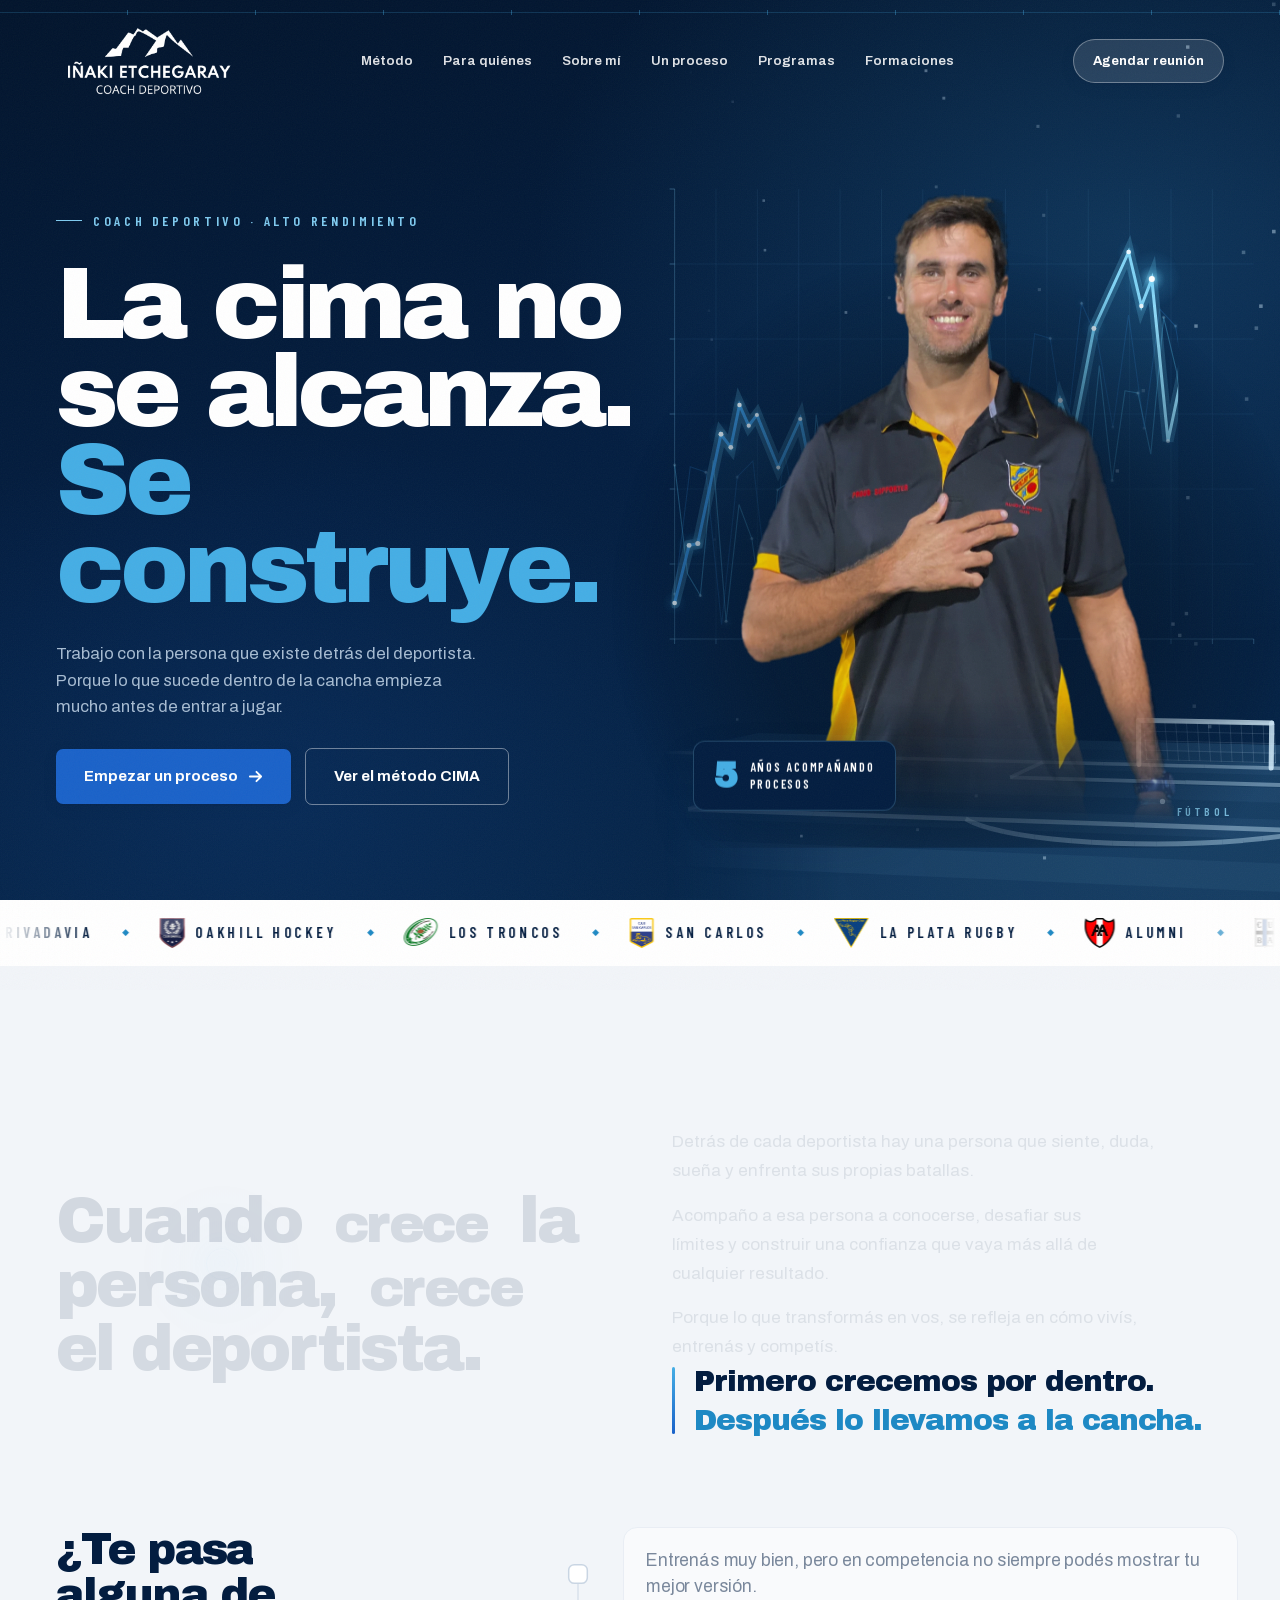
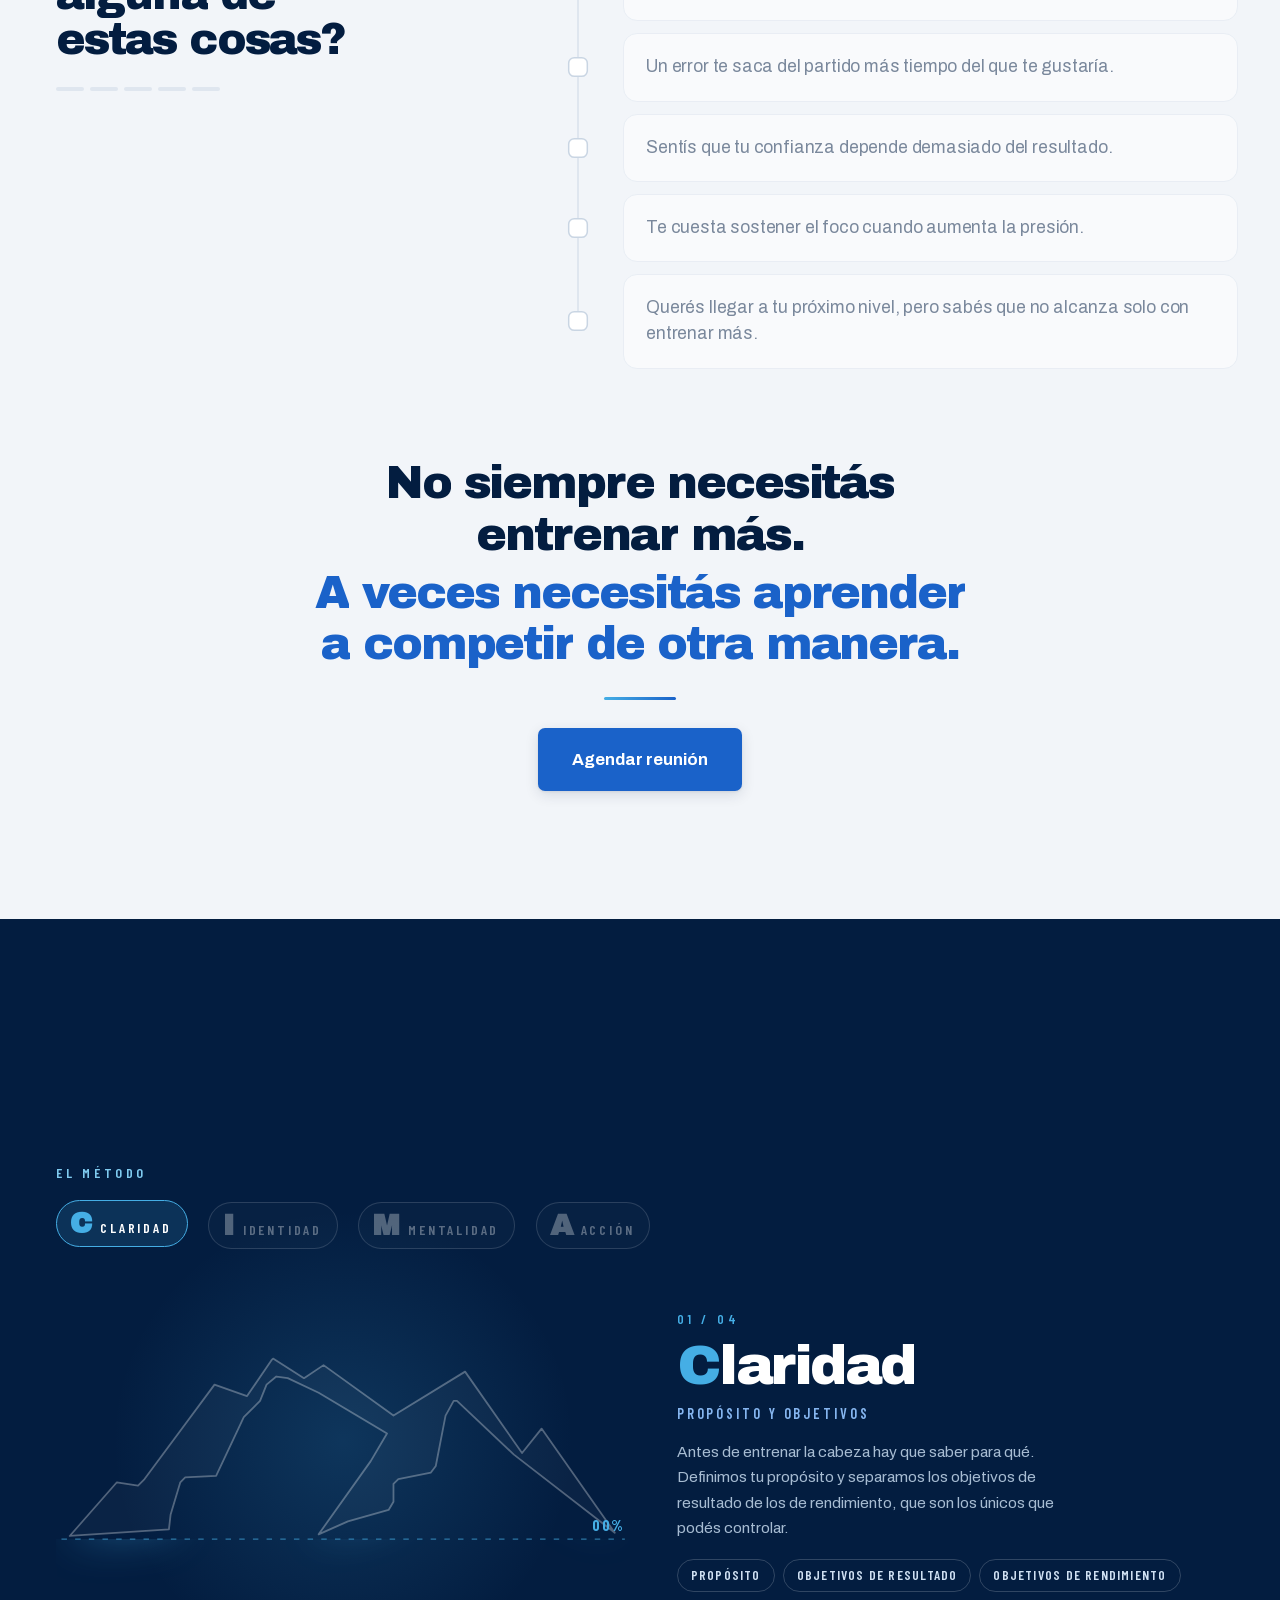
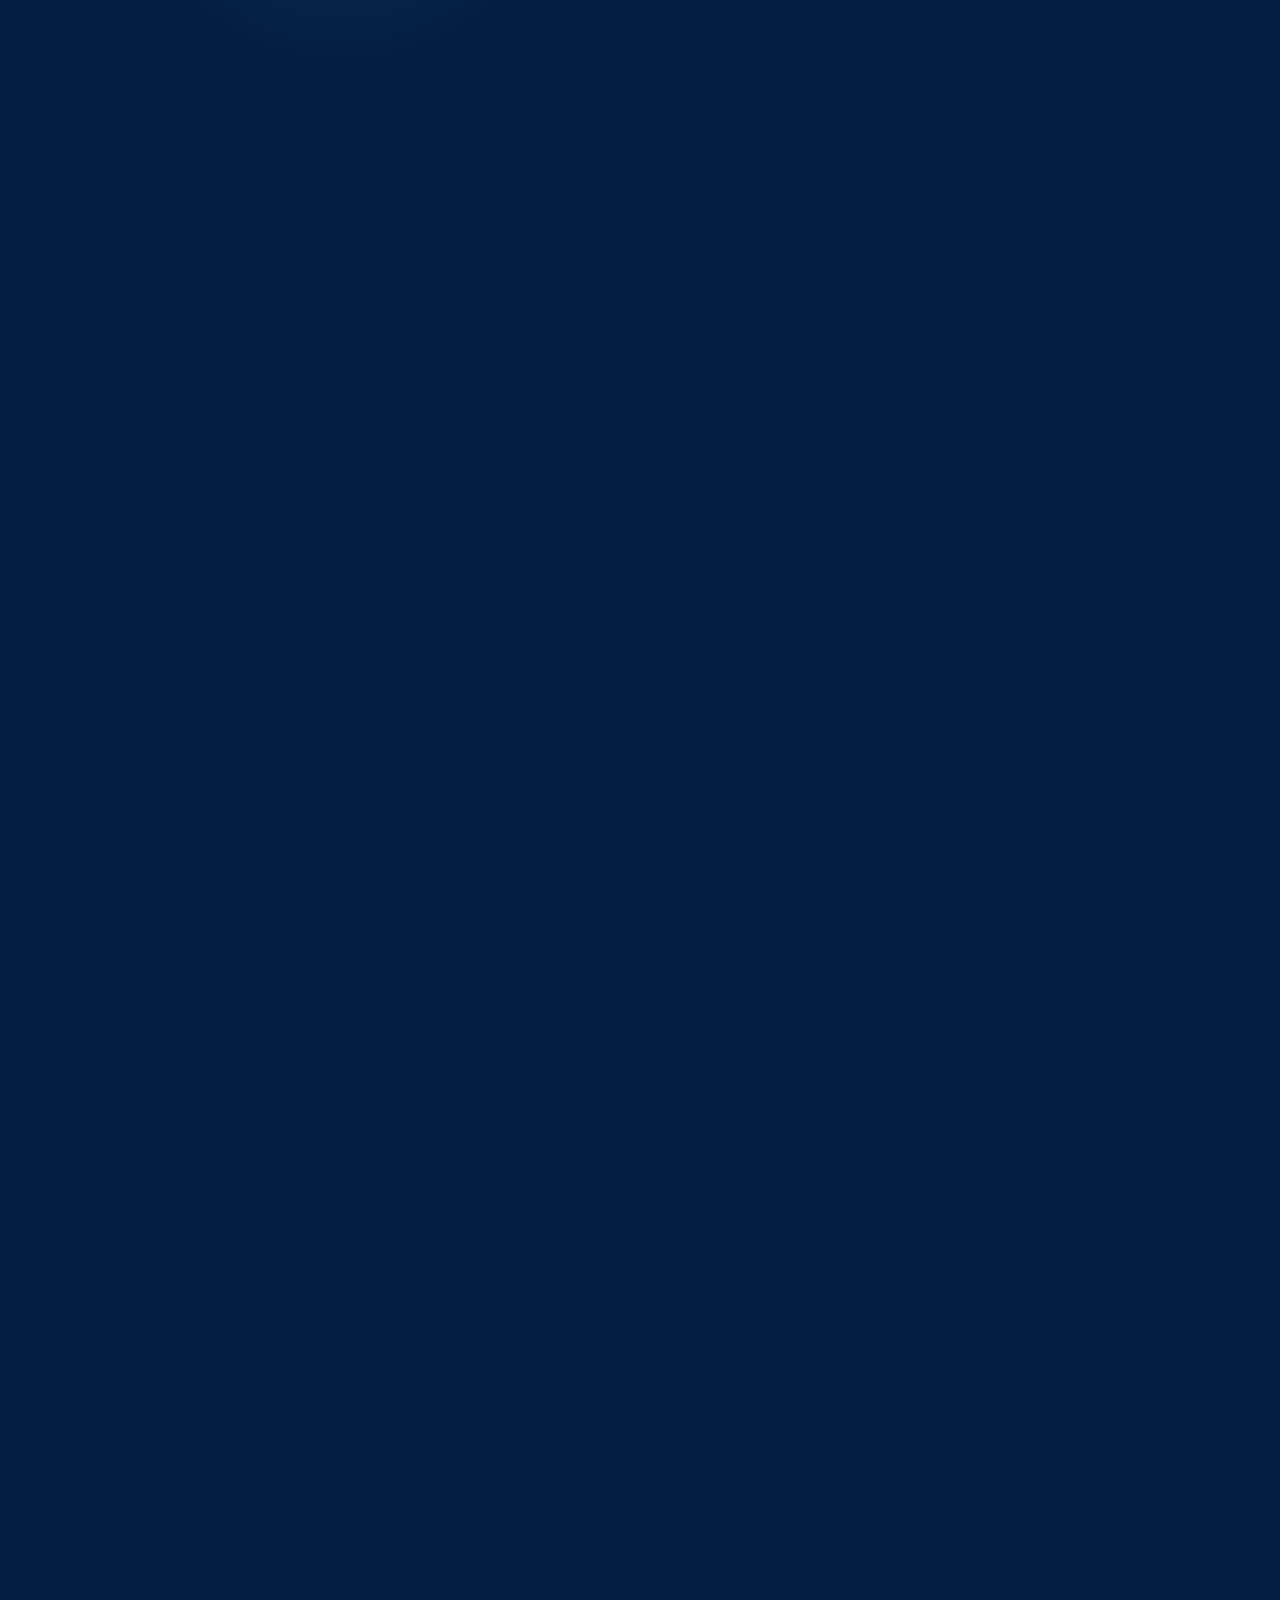
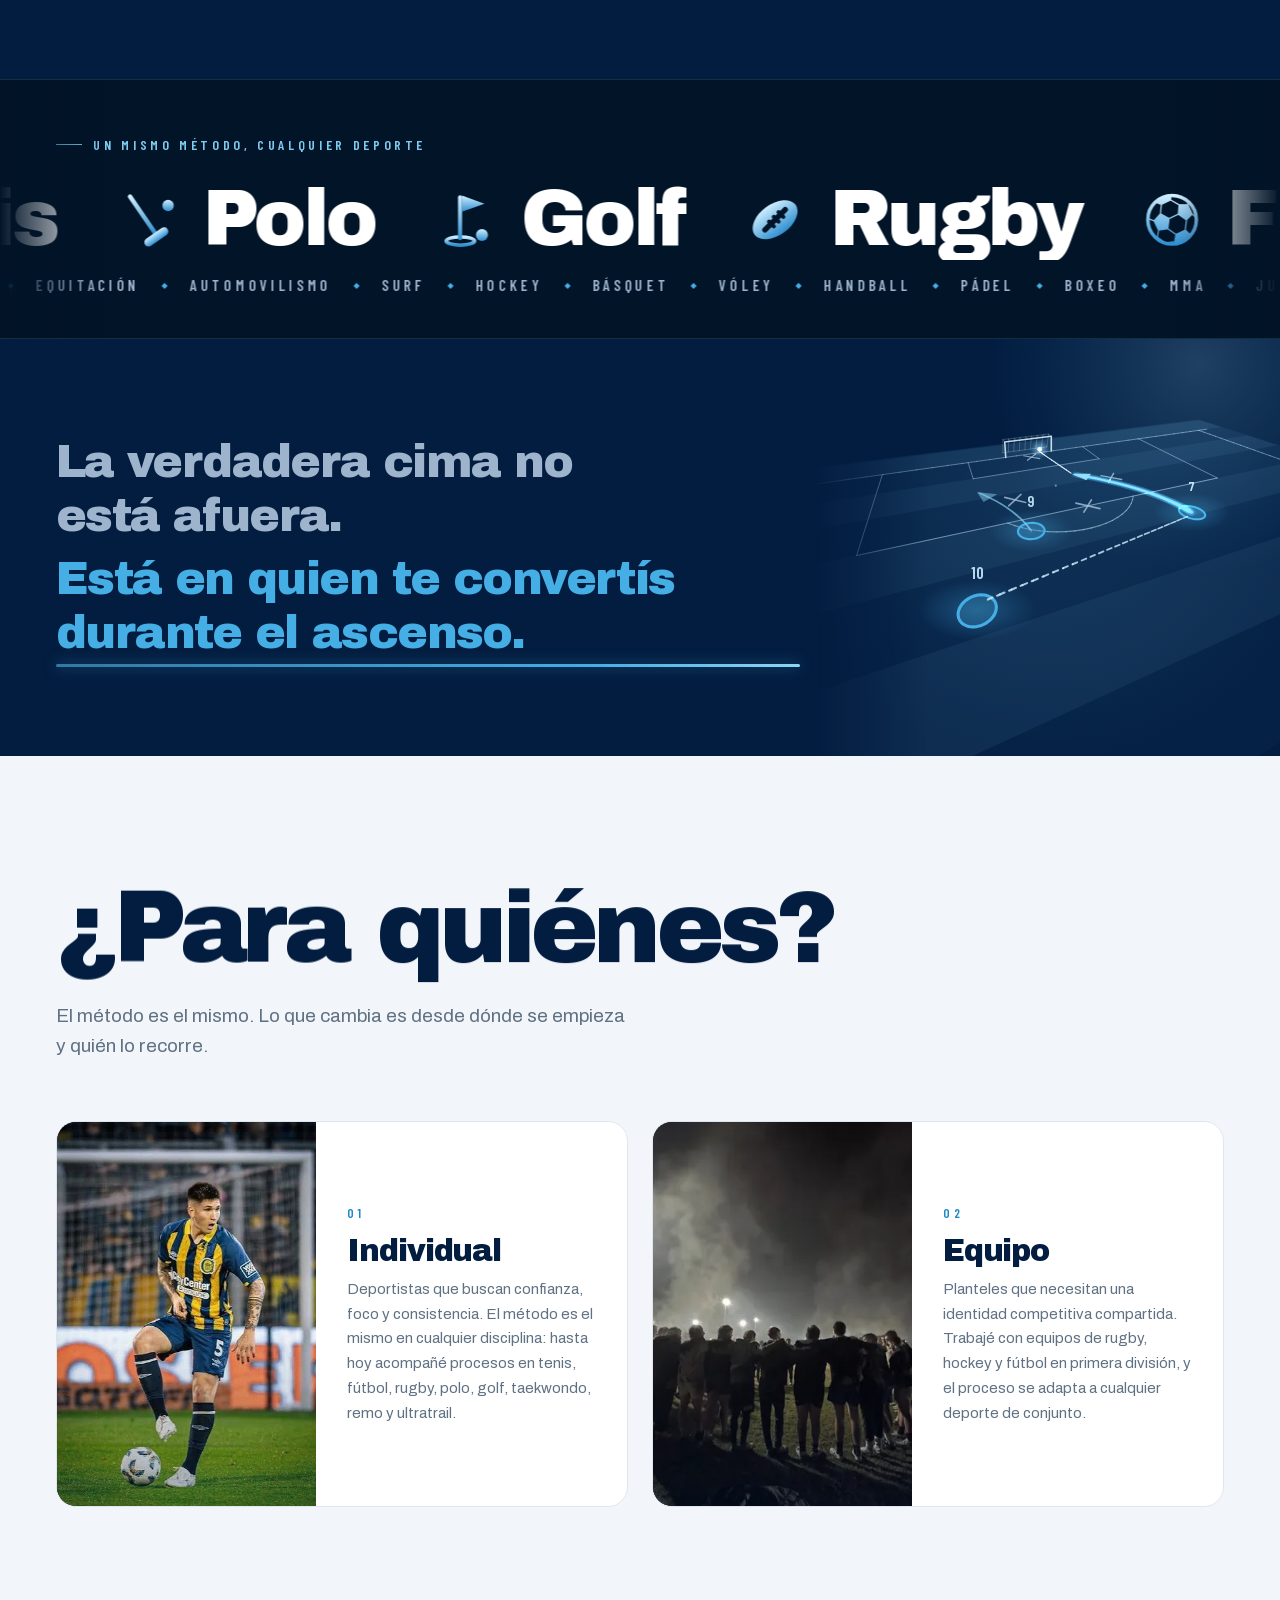
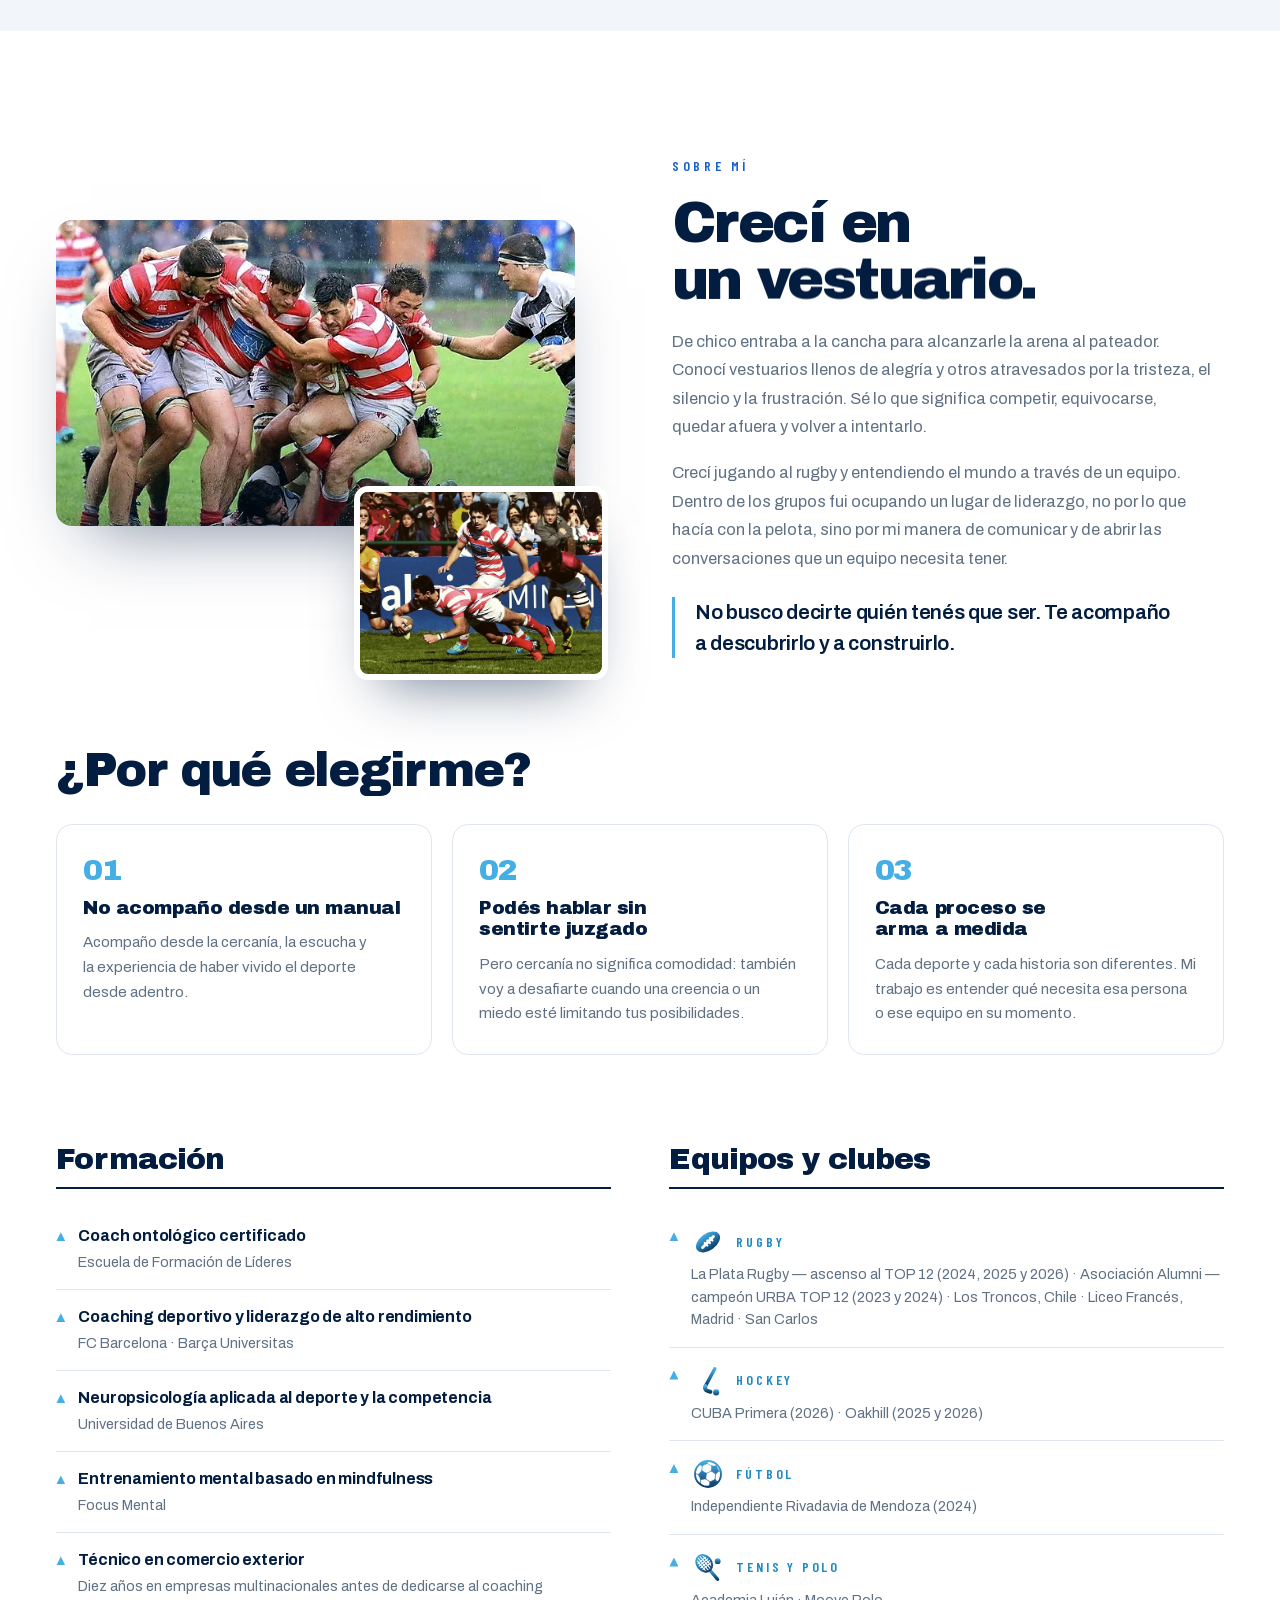
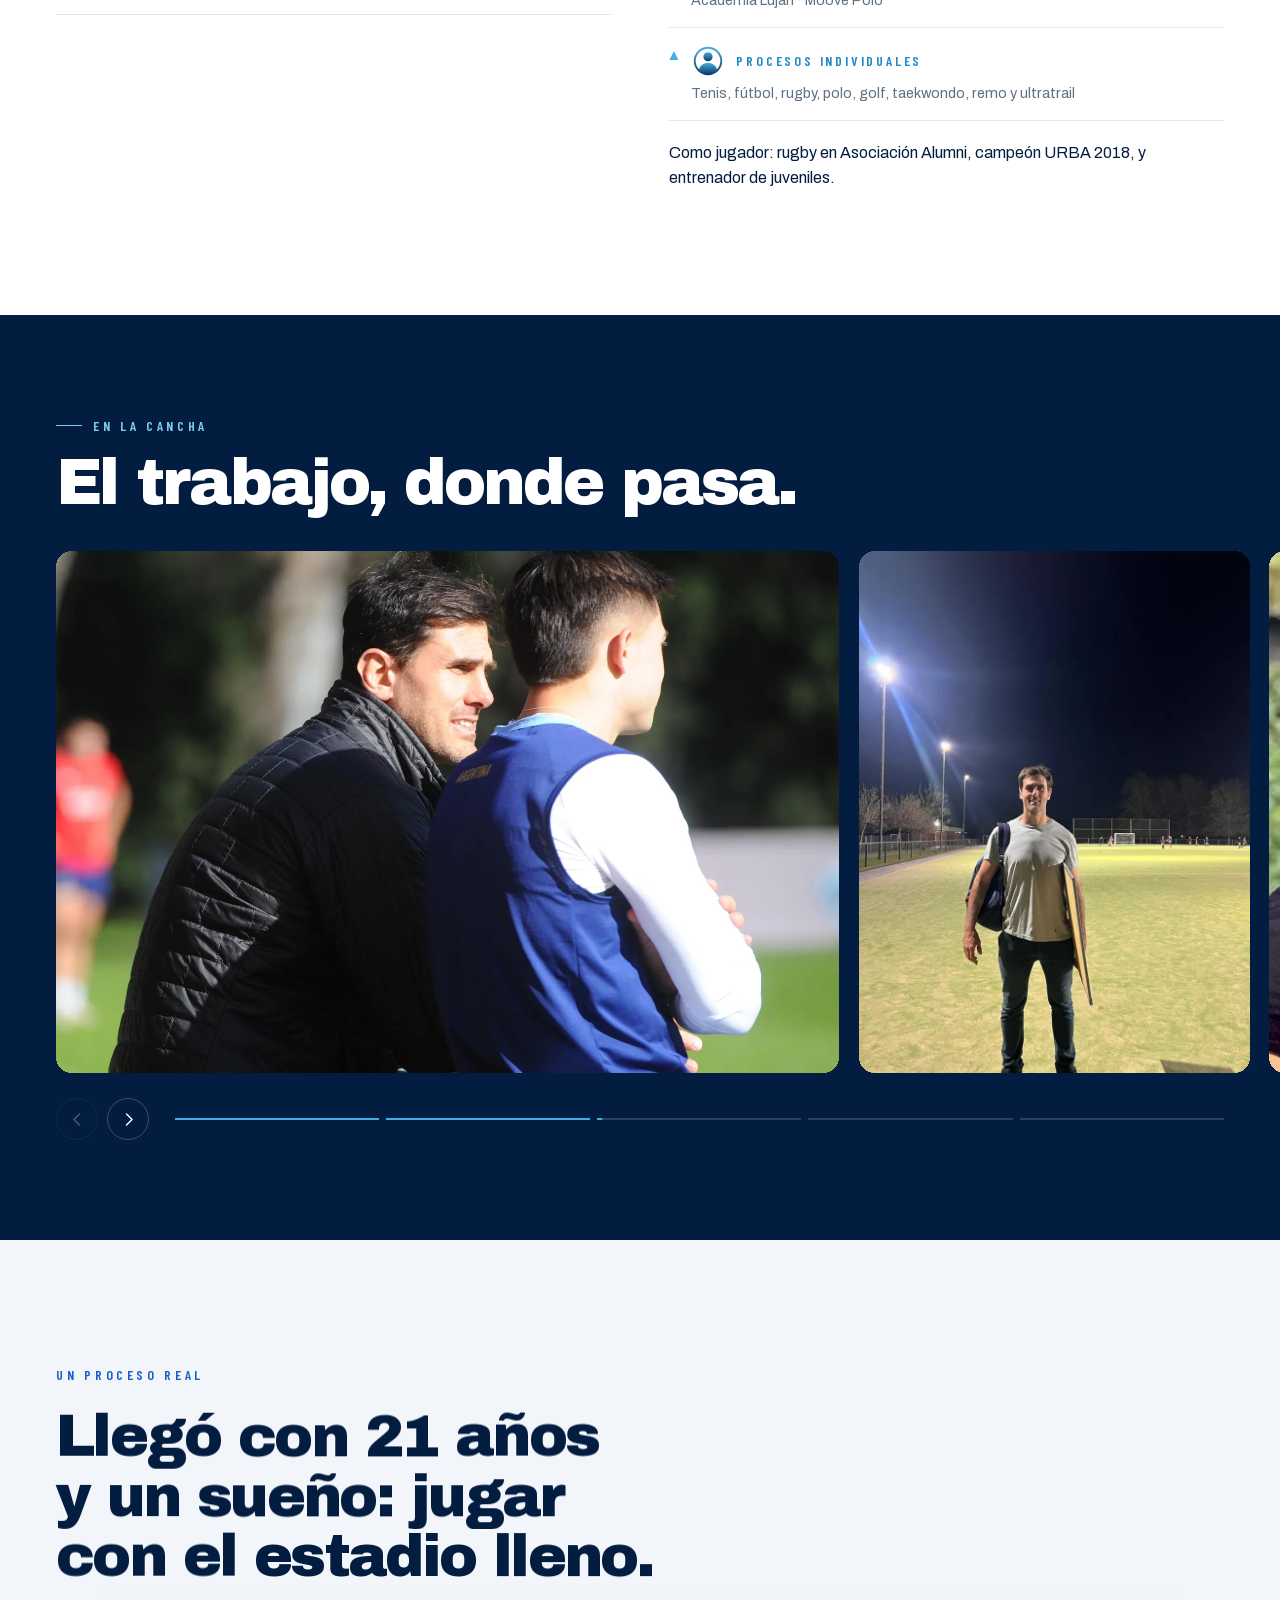
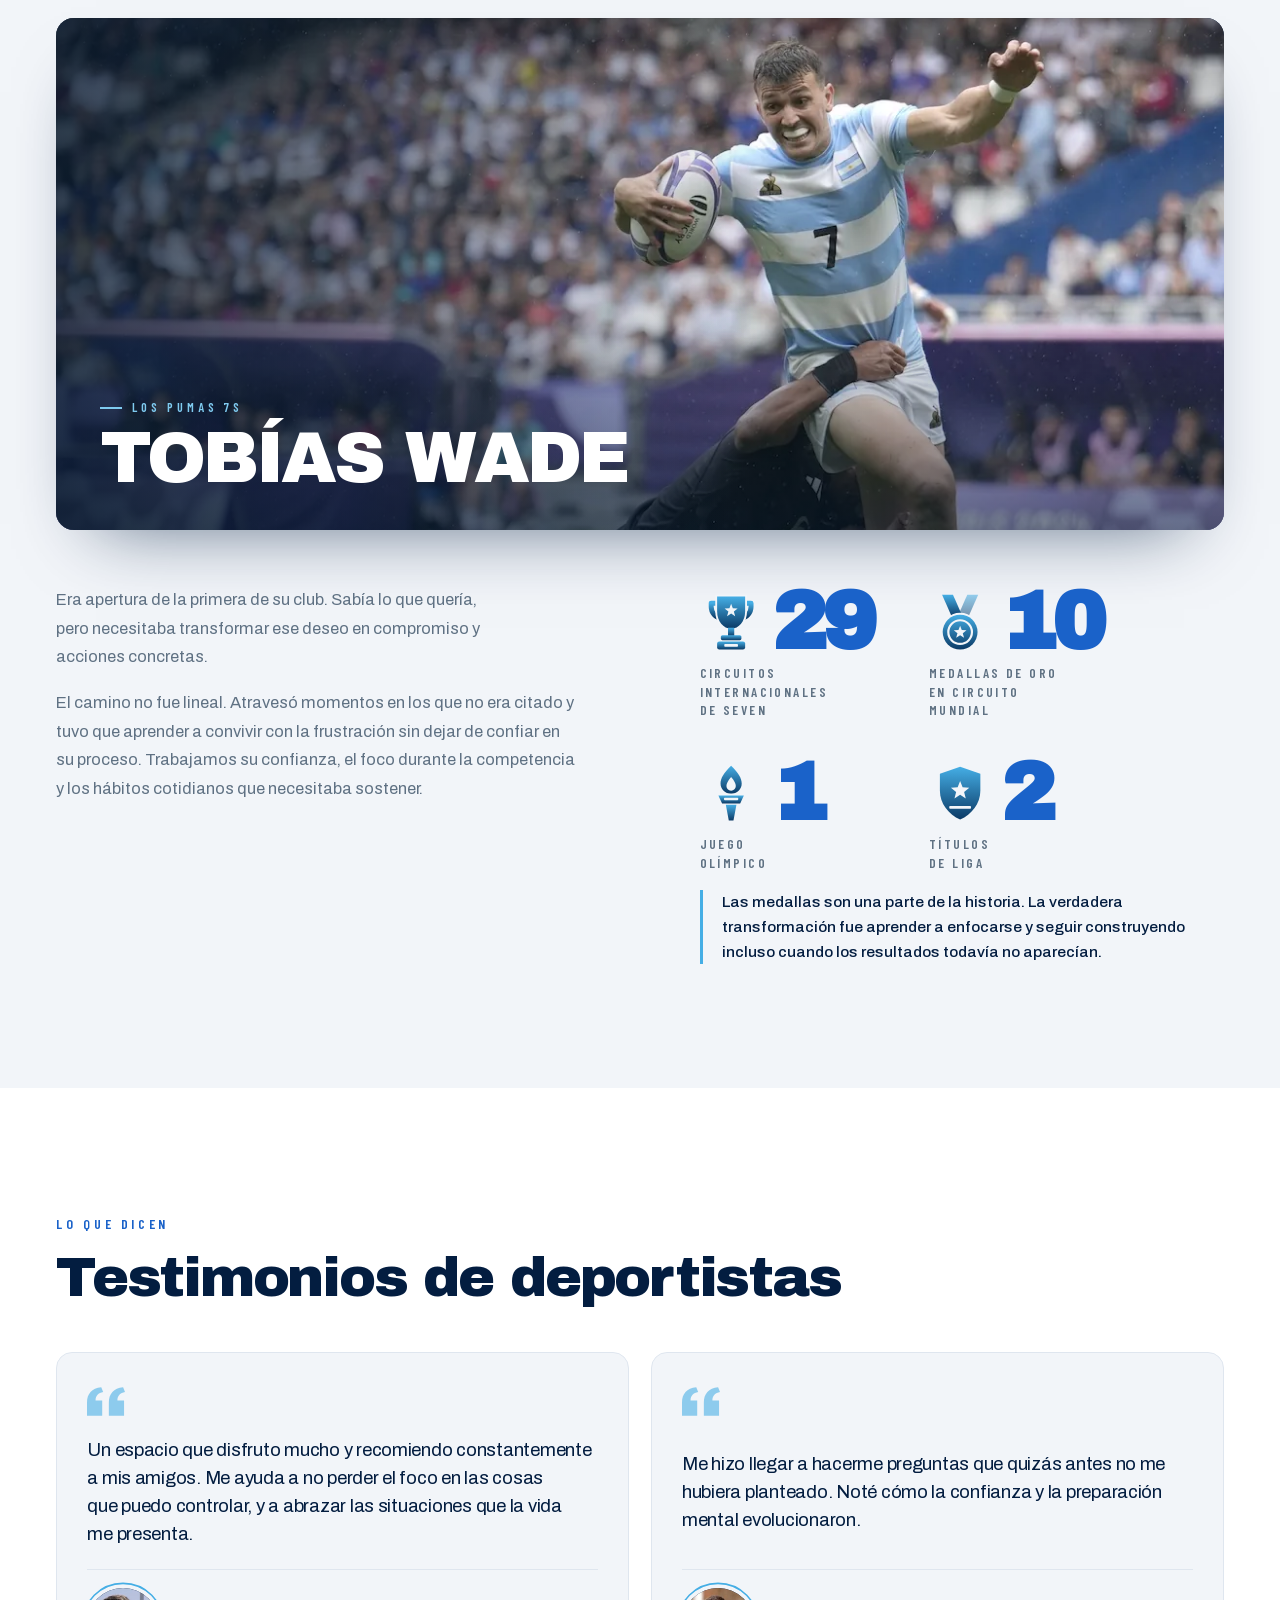
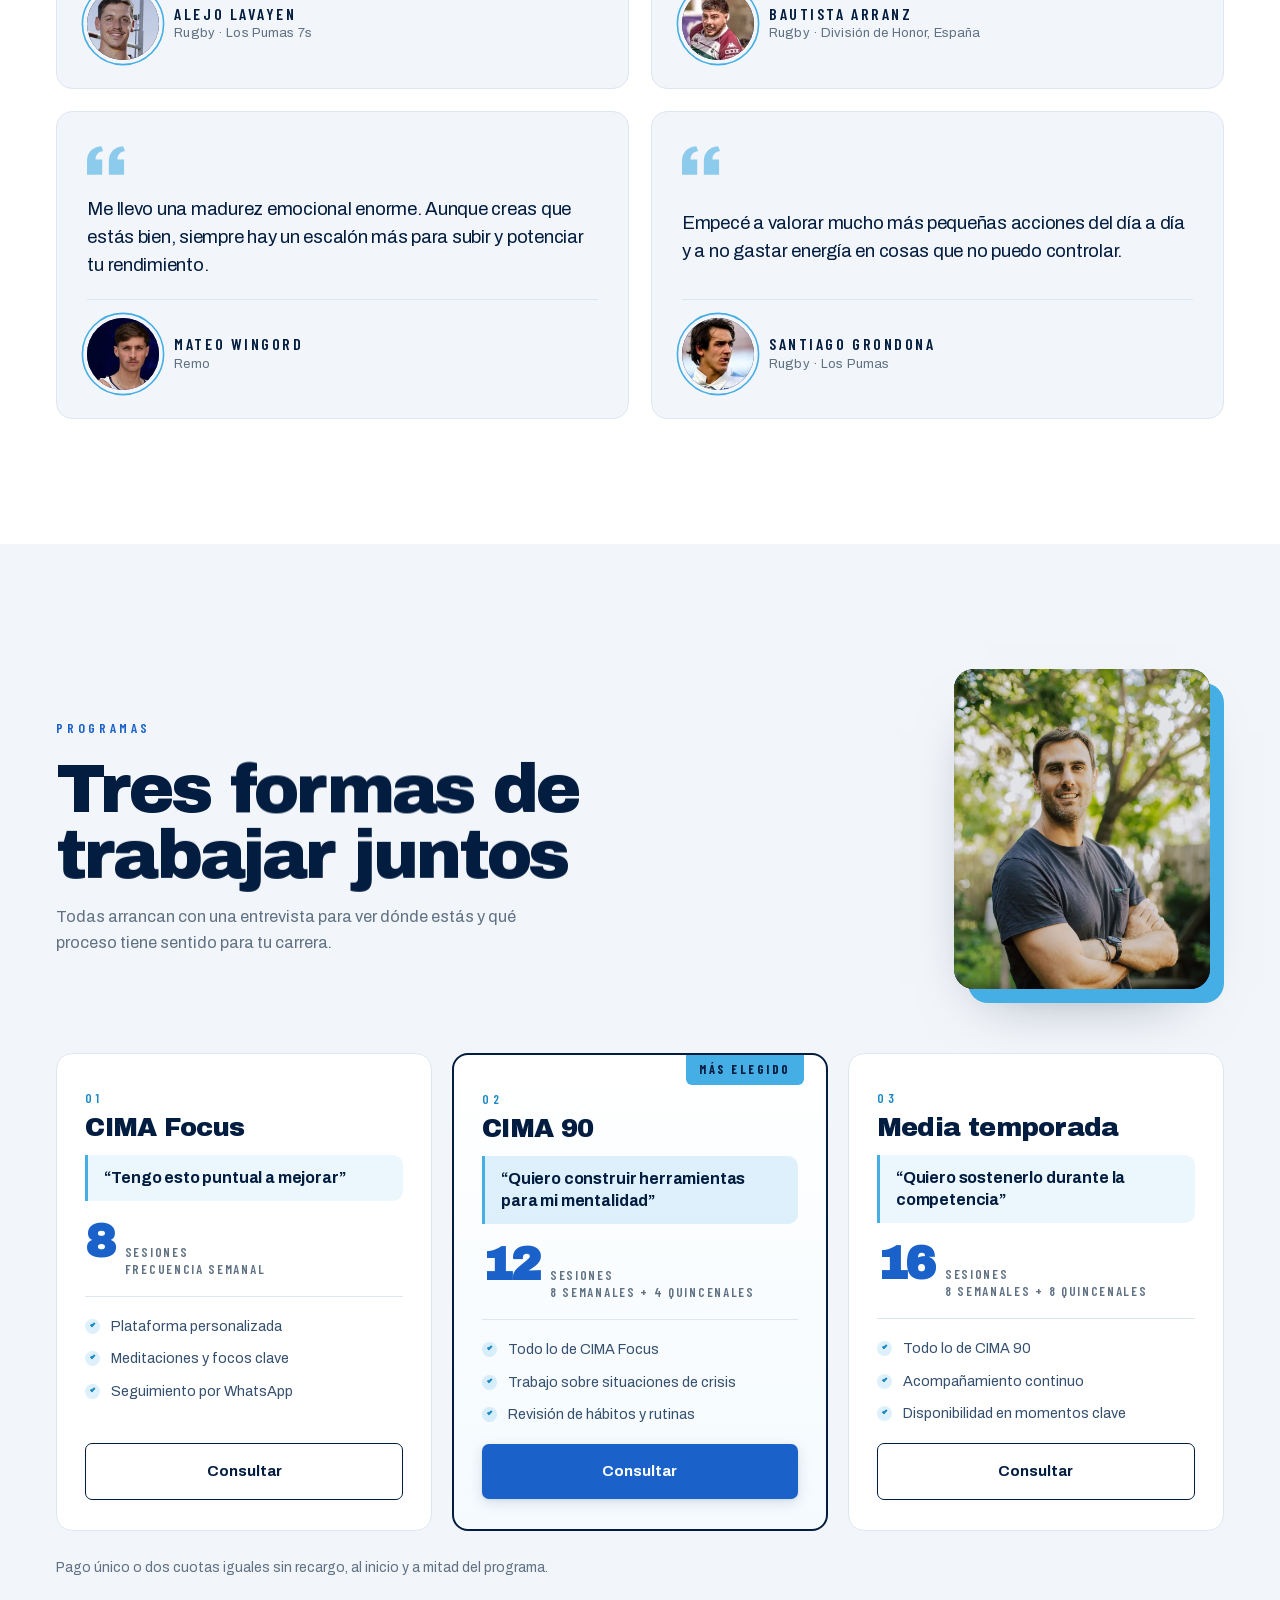
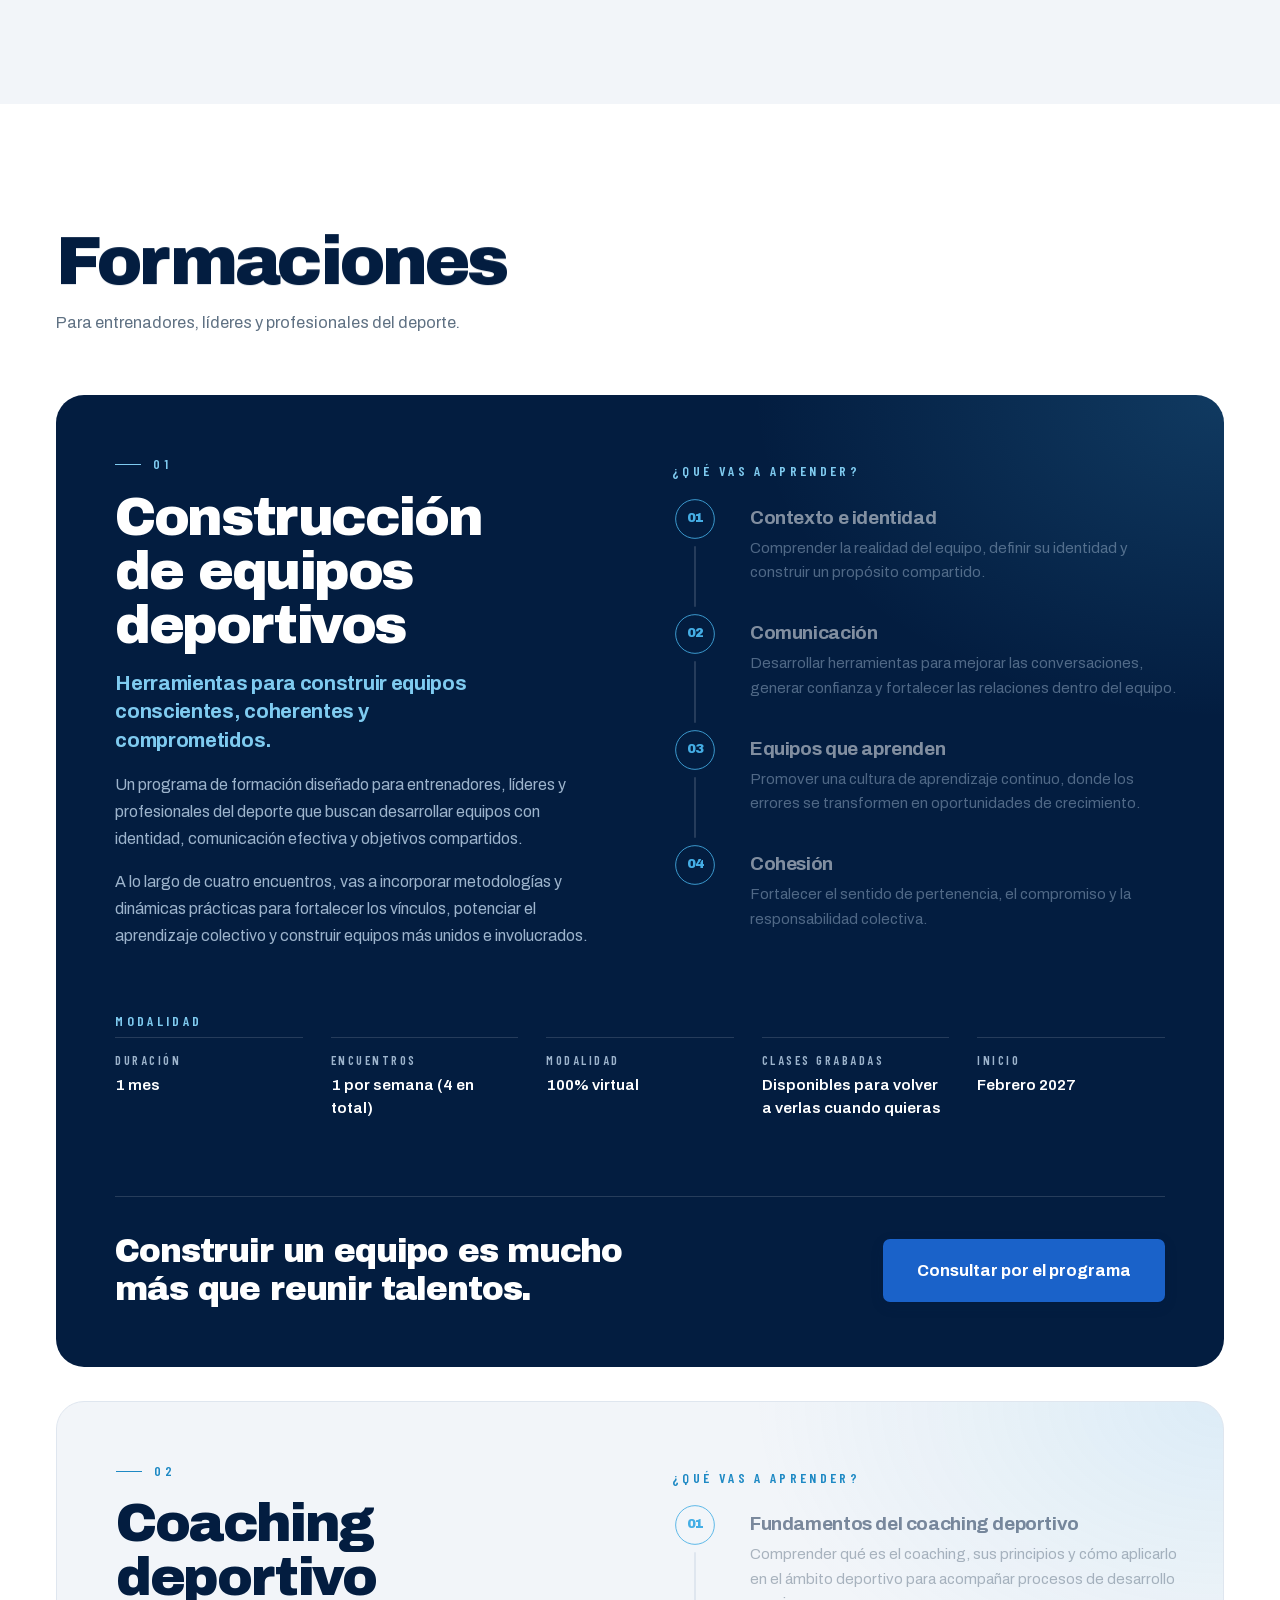
<file: index.html>
<!DOCTYPE html>
<html lang="es-AR">
<head>
<meta charset="utf-8">
<meta name="viewport" content="width=device-width, initial-scale=1, viewport-fit=cover">
<title>Coach deportivo y coach ontológico | Iñaki Etchegaray</title>
<meta name="description" content="Coach deportivo y coach ontológico certificado. Entrenamiento mental, confianza y motivación deportiva para deportistas, equipos y entrenadores. Sesiones online.">
<meta name="theme-color" content="#031D40">
<!-- El splash es la bienvenida: se ve una vez por visita. Si ya se vio
     en esta pestaña, se saca antes de pintar, sin parpadeo. -->
<script>try{if(sessionStorage.getItem("splash-visto"))document.documentElement.classList.add("sin-splash")}catch(e){}</script>
<link rel="canonical" href="https://inakietchegaray.com.ar/">

<!-- Vista previa al compartir (WhatsApp, Instagram, Telegram, LinkedIn…).
     Tres cosas que WhatsApp necesita sí o sí y antes no estaban:
     la URL de la imagen tiene que ser ABSOLUTA (una ruta relativa no la
     puede resolver), el formato tiene que ser JPG o PNG (su rastreador
     no renderiza WebP) y conviene declarar el tamaño para que arme la
     tarjeta grande en vez de la miniatura.
     El ?v= es para forzarle el refresco: WhatsApp cachea la vista
     previa por URL durante días. Si se cambia la imagen, hay que
     subirle el número. -->
<meta property="og:type" content="website">
<meta property="og:url" content="https://inakietchegaray.com.ar/">
<meta property="og:site_name" content="Iñaki Etchegaray · Coach deportivo">
<meta property="og:locale" content="es_AR">
<meta property="og:title" content="Coach deportivo y coach ontológico | Iñaki Etchegaray">
<meta property="og:description" content="La cima no se alcanza, se construye. Acompaño a deportistas, equipos y cuerpos técnicos a construir confianza, foco y consistencia con el método CIMA.">
<meta property="og:image" content="https://inakietchegaray.com.ar/assets/brand/og-cover.jpg?v=2">
<meta property="og:image:secure_url" content="https://inakietchegaray.com.ar/assets/brand/og-cover.jpg?v=2">
<meta property="og:image:type" content="image/jpeg">
<meta property="og:image:width" content="1200">
<meta property="og:image:height" content="630">
<meta property="og:image:alt" content="Iñaki Etchegaray, coach deportivo. La cima no se alcanza, se construye.">

<meta name="twitter:card" content="summary_large_image">
<meta name="twitter:title" content="Coach deportivo y coach ontológico | Iñaki Etchegaray">
<meta name="twitter:description" content="La cima no se alcanza, se construye. Coaching deportivo de alto rendimiento para deportistas, equipos y cuerpos técnicos.">
<meta name="twitter:image" content="https://inakietchegaray.com.ar/assets/brand/og-cover.jpg?v=2">
<!-- Para Google: quién es Iñaki y qué ofrece (schema.org). Son los
     mismos datos que ya muestra la página: nombre, mail, Instagram y
     WhatsApp. -->
<script type="application/ld+json">
{
  "@context": "https://schema.org",
  "@graph": [
    {
      "@type": "Person",
      "@id": "https://inakietchegaray.com.ar/#inaki",
      "name": "Iñaki Etchegaray",
      "jobTitle": ["Coach deportivo", "Coach ontológico"],
      "url": "https://inakietchegaray.com.ar/",
      "image": {"@id": "https://inakietchegaray.com.ar/#foto-inaki"},
      "email": "mailto:ietchegarayp@gmail.com",
      "knowsAbout": ["Coaching deportivo", "Coaching ontológico", "Entrenamiento mental", "Motivación deportiva", "Neuropsicología aplicada al deporte", "Mindfulness aplicado al deporte", "Liderazgo de alto rendimiento", "Construcción de equipos deportivos"],
      "hasCredential": [
        {"@type": "EducationalOccupationalCredential", "name": "Coach ontológico certificado", "credentialCategory": "certificate", "recognizedBy": {"@type": "Organization", "name": "Escuela de Formación de Líderes"}},
        {"@type": "EducationalOccupationalCredential", "name": "Coaching deportivo y liderazgo de alto rendimiento", "credentialCategory": "certificate", "recognizedBy": {"@type": "Organization", "name": "FC Barcelona · Barça Universitas"}},
        {"@type": "EducationalOccupationalCredential", "name": "Neuropsicología aplicada al deporte y la competencia", "credentialCategory": "certificate", "recognizedBy": {"@type": "CollegeOrUniversity", "name": "Universidad de Buenos Aires"}}
      ],
      "mainEntityOfPage": "https://inakietchegaray.com.ar/sobre-mi/",
      "sameAs": ["https://instagram.com/ietchegaray", "https://www.linkedin.com/in/i%C3%B1aki-etchegaray-b1456840/"]
    },
    {
      "@type": ["ProfessionalService", "Organization"],
      "@id": "https://inakietchegaray.com.ar/#coaching",
      "name": "Iñaki Etchegaray — Coach deportivo",
      "description": "Coach deportivo y coach ontológico certificado. Entrenamiento mental, confianza y motivación deportiva para deportistas, equipos y entrenadores, con el método CIMA. Sesiones online.",
      "knowsAbout": ["Coaching deportivo", "Coaching ontológico", "Entrenamiento mental", "Motivación deportiva", "Construcción de equipos deportivos"],
      "url": "https://inakietchegaray.com.ar/",
      "image": {"@id": "https://inakietchegaray.com.ar/#foto-inaki"},
      "logo": "https://inakietchegaray.com.ar/assets/brand/logo-color.webp",
      "telephone": "+54 9 11 5923-6762",
      "email": "ietchegarayp@gmail.com",
      "contactPoint": {
        "@type": "ContactPoint",
        "contactType": "customer service",
        "telephone": "+54 9 11 5923-6762",
        "email": "ietchegarayp@gmail.com",
        "url": "https://inakietchegaray.com.ar/contacto/",
        "availableLanguage": ["es"]
      },
      "address": {"@type": "PostalAddress", "addressCountry": "AR"},
      "areaServed": {"@type": "Place", "name": "Todo el mundo (online)"},
      "founder": {"@id": "https://inakietchegaray.com.ar/#inaki"},
      "sameAs": ["https://instagram.com/ietchegaray", "https://www.linkedin.com/in/i%C3%B1aki-etchegaray-b1456840/"]
    },
    {
      "@type": "Course",
      "@id": "https://inakietchegaray.com.ar/#formacion-equipos",
      "name": "Construcción de equipos deportivos",
      "description": "Herramientas para construir equipos conscientes, coherentes y comprometidos. Un programa de formación para entrenadores, líderes y profesionales del deporte, en cuatro encuentros virtuales a partir de febrero de 2027.",
      "url": "https://inakietchegaray.com.ar/#formacion-equipos",
      "inLanguage": "es",
      "provider": {"@id": "https://inakietchegaray.com.ar/#inaki"}
    },
    {
      "@type": "Course",
      "@id": "https://inakietchegaray.com.ar/#formacion-coaching",
      "name": "Coaching deportivo",
      "description": "Herramientas para potenciar el rendimiento deportivo y el desarrollo personal. Un programa de formación de cuatro meses, a partir de marzo de 2027, para entrenadores, profesionales del deporte y personas interesadas en acompañar el desarrollo de deportistas y equipos.",
      "url": "https://inakietchegaray.com.ar/#formacion-coaching",
      "inLanguage": "es",
      "provider": {"@id": "https://inakietchegaray.com.ar/#inaki"}
    },
    {
      "@type": "ImageObject",
      "@id": "https://inakietchegaray.com.ar/#foto-inaki",
      "url": "https://inakietchegaray.com.ar/assets/img/inaki-cancha.jpg",
      "contentUrl": "https://inakietchegaray.com.ar/assets/img/inaki-cancha.jpg",
      "width": 1000,
      "height": 1000,
      "caption": "Iñaki Etchegaray, coach deportivo, en una cancha de rugby"
    },
    {
      "@type": "WebPage",
      "@id": "https://inakietchegaray.com.ar/#inicio",
      "url": "https://inakietchegaray.com.ar/",
      "name": "Coach deportivo y coach ontológico | Iñaki Etchegaray",
      "inLanguage": "es-AR",
      "isPartOf": {"@id": "https://inakietchegaray.com.ar/#web"},
      "about": {"@id": "https://inakietchegaray.com.ar/#coaching"},
      "primaryImageOfPage": {"@id": "https://inakietchegaray.com.ar/#foto-inaki"}
    },
    {
      "@type": "WebSite",
      "@id": "https://inakietchegaray.com.ar/#web",
      "url": "https://inakietchegaray.com.ar/",
      "name": "Iñaki Etchegaray",
      "inLanguage": "es-AR",
      "publisher": {"@id": "https://inakietchegaray.com.ar/#inaki"}
    }
  ]
}
</script>

<link rel="icon" href="/favicon.ico" sizes="48x48">
<link rel="icon" href="/assets/brand/favicon.svg?v=2" type="image/svg+xml">
<!-- iOS ignora el favicon SVG: usa este cuando alguien guarda la web
     en la pantalla de inicio. Va con fondo opaco a propósito, porque
     iOS rellena de negro cualquier transparencia. -->
<link rel="apple-touch-icon" href="assets/brand/apple-touch-icon.png">
<meta name="apple-mobile-web-app-title" content="Iñaki Etchegaray">
<!-- Las tres caras que se ven apenas carga. El resto las pide el
     navegador cuando las necesita. -->
<link rel="preload" href="assets/fonts/archivo-var-latin.woff2" as="font" type="font/woff2" crossorigin>
<link rel="preload" href="assets/fonts/archivo-black-latin.woff2" as="font" type="font/woff2" crossorigin>
<link rel="preload" href="assets/fonts/barlow-cond-600-latin.woff2" as="font" type="font/woff2" crossorigin>
<link rel="stylesheet" href="styles.css?v=20261100">
</head>
<body>

<div class="splash" data-splash aria-hidden="true">
  <div class="splash-inner">
    <svg class="splash-mark" viewBox="0 0 336 110" aria-hidden="true">
      <path class="splash-fill" d="M125 0 L144 12 L156 4 L199 35 L243 8 L278 58 L290 43 L335 107 L273 59 L238 26 L236 26 L231 35 L225 66 L222 70 L202 74 L199 77 L199 88 L196 93 L171 100 L153 108 L185 63 L195 46 L153 21 L134 12 L127 11 L121 16 L117 26 L107 36 L90 72 L71 73 L68 76 L62 96 L61 105 L0 109 L29 76 L42 78 L46 74 L89 16 L109 23 L124 1 Z"/>
    </svg>
    <span class="splash-word">LA CIMA SE CONSTRUYE</span>
  </div>
</div>

<div class="grain" aria-hidden="true"></div>
<div class="progress" aria-hidden="true"><i data-progress></i><b class="progress-pelota" data-progress-ball><svg viewBox="0 0 24 24"><defs><clipPath id="ppBola"><circle cx="12" cy="12" r="7.5"/></clipPath></defs><g class="pp-b pp-futbol is-on"><g transform="translate(2.196 2.196) scale(0.4902)"><circle cx="20" cy="20" r="15.3"/><g clip-path="url(#cPelota)"><path class="pp-gajos" d="M22.43 29.27L21.70 33.77L27.12 33.77L31.20 29.27L28.30 26.50ZM15.86 34.64L10.75 31.03L7.18 29.67L10.08 32.44L15.45 35.52ZM4.38 20.74L4.33 23.81L5.06 19.32L5.56 13.47L5.14 14.34ZM18.08 19.26L12.71 16.19L8.63 20.68L11.48 26.53L17.32 25.66ZM29.06 20.10L32.72 16.48L29.87 10.63L24.45 10.63L23.95 16.48ZM19.13 4.48L13.30 5.36L9.64 8.97L13.21 10.33L19.08 7.56Z"/><path d="M5.06 19.32L8.63 20.68M5.06 19.32L4.33 23.81M5.06 19.32L5.56 13.47M8.63 20.68L11.48 26.53M8.63 20.68L12.71 16.19M4.33 23.81L7.18 29.67M4.33 23.81L4.38 20.74M11.48 26.53L10.75 31.03M11.48 26.53L17.32 25.66M5.56 13.47L9.64 8.97M5.56 13.47L5.14 14.34M12.71 16.19L13.21 10.33M12.71 16.19L18.08 19.26M7.18 29.67L10.75 31.03M7.18 29.67L10.08 32.44M10.75 31.03L15.86 34.64M9.64 8.97L13.21 10.33M9.64 8.97L13.30 5.36M13.21 10.33L19.08 7.56M4.38 20.74L5.14 14.34M17.32 25.66L18.08 19.26M17.32 25.66L22.43 29.27M18.08 19.26L23.95 16.48M10.08 32.44L15.45 35.52M15.86 34.64L15.45 35.52M15.86 34.64L21.70 33.77M13.30 5.36L19.13 4.48M19.08 7.56L24.45 10.63M19.08 7.56L19.13 4.48M22.43 29.27L21.70 33.77M22.43 29.27L28.30 26.50M23.95 16.48L24.45 10.63M23.95 16.48L29.06 20.10M15.45 35.52L20.87 35.52M21.70 33.77L27.12 33.77M24.45 10.63L29.87 10.63M19.13 4.48L24.55 4.48M28.30 26.50L29.06 20.10M28.30 26.50L31.20 29.27M29.06 20.10L32.72 16.48M20.87 35.52L26.70 34.64M27.12 33.77L31.20 29.27M27.12 33.77L26.70 34.64M29.87 10.63L32.72 16.48M29.87 10.63L29.92 7.56M24.55 4.48L29.92 7.56M31.20 29.27L34.86 25.66M32.72 16.48L35.62 19.26M26.70 34.64L30.36 31.03M29.92 7.56L32.82 10.33M34.86 25.66L35.62 19.26M34.86 25.66L34.44 26.53M35.62 19.26L35.67 16.19M30.36 31.03L34.44 26.53M32.82 10.33L35.67 16.19"/></g></g></g><g class="pp-b pp-tenis"><circle cx="12" cy="12" r="7.5"/><path clip-path="url(#ppBola)" d="M5.4 6.4c3.4 2.6 3.4 8.6 0 11.2M18.6 6.4c-3.4 2.6-3.4 8.6 0 11.2"/></g><g class="pp-b pp-basquet"><circle cx="12" cy="12" r="7.5"/><path clip-path="url(#ppBola)" d="M4.5 12h15M12 4.5v15M7.3 6.2c2.4 3.2 2.4 8.4 0 11.6M16.7 6.2c-2.4 3.2-2.4 8.4 0 11.6"/></g><g class="pp-b pp-voley"><circle cx="12" cy="12" r="7.5"/><g clip-path="url(#ppBola)"><path class="pp-franja" d="M12 12C11 8.6 12.2 6 15.4 4.9L18.4 6.6C15.3 7.2 13.6 9.2 13.6 12.4ZM12 12C14.6 14.4 17.6 14.7 20 12.6L19.6 16C17 17 14.2 16.3 12.4 14.3ZM12 12C8.6 12.9 6.9 15.3 7.3 18.6L4.7 16.4C4.6 13.6 6.3 11.4 9.4 10.5Z"/><path d="M12 12C11 8.6 12.2 6 15.4 4.9M12 12C14.6 14.4 17.6 14.7 20 12.6M12 12C8.6 12.9 6.9 15.3 7.3 18.6"/></g></g><g class="pp-b pp-rugby"><ellipse cx="12" cy="12" rx="10.5" ry="6.3"/><path d="M4.4 12h15.2M9 10.6v2.8M12 10.4v3.2M15 10.6v2.8"/></g></svg></b></div>
<a class="skip" href="#persona">Saltar al contenido</a>

<nav class="nav" data-nav>
  <a class="brand" href="#top" aria-label="Iñaki Etchegaray, inicio">
    <!-- Dos versiones del logo: la blanca mientras el nav está sobre
         el hero oscuro, la de color cuando el nav se vuelve sólido.
         Se cruzan con opacidad, así no hay parpadeo de carga. -->
    <img class="brand-dark" src="assets/brand/logo-blanco.webp" alt="Iñaki Etchegaray — Coach deportivo" width="1200" height="583">
    <img class="brand-light" src="assets/brand/logo-celeste.webp" alt="" aria-hidden="true" width="1200" height="583">
  </a>
  <div class="nav-links">
    <a href="#metodo">Método</a>
    <a href="#para-quienes">Para quiénes</a>
    <a href="#sobre">Sobre mí</a>
    <a href="#proceso">Un proceso</a>
    <a href="#programas">Programas</a>
    <a href="#formaciones">Formaciones</a>
  </div>
  <a class="btn btn-sm" href="https://wa.me/5491159236762?text=%C2%A1Hola%20I%C3%B1aki%21%20Vi%20tu%20web%20y%20quiero%20agendar%20una%20reuni%C3%B3n." target="_blank" rel="noopener" data-magnetic data-magnetic-strength="0.25">Agendar reunión</a>
  <button class="nav-toggle" type="button" aria-expanded="false" aria-controls="menu-movil" aria-label="Abrir menú" data-menu-toggle><i></i><i></i></button>
</nav>
<!-- El menú del teléfono: los mismos cinco links del nav, a pantalla
     completa. Va fuera del <nav> porque el nav tiene transform (se
     esconde al bajar), y un fixed adentro quedaría atado a su caja. -->
<div class="menu-movil" id="menu-movil" data-menu hidden>
  <div class="menu-movil-links">
    <a href="#metodo">Método</a>
    <a href="#para-quienes">Para quiénes</a>
    <a href="#sobre">Sobre mí</a>
    <a href="#proceso">Un proceso</a>
    <a href="#programas">Programas</a>
    <a href="#formaciones">Formaciones</a>
  </div>
  <a class="btn btn-lg" href="https://wa.me/5491159236762?text=%C2%A1Hola%20I%C3%B1aki%21%20Vi%20tu%20web%20y%20quiero%20agendar%20una%20reuni%C3%B3n." target="_blank" rel="noopener">Agendar reunión</a>
</div>

<!-- ============ HERO ============
     Un gráfico de rendimiento que se traza solo y cuya silueta es la
     montaña. Sube, recae, remonta más alto y llega a la cumbre: es
     el mismo relato que cuenta la sección "Un proceso real". -->
<header class="hero" id="top">
  <canvas class="estadio" data-estadio aria-hidden="true"></canvas>
  <canvas class="curve" data-curve aria-hidden="true"></canvas>

  <div class="hero-grid">
    <div class="hero-copy">
      <p class="kicker hero-kicker"><i></i>Coach deportivo · Alto rendimiento</p>
      <h1 class="hero-title" data-split="chars">La cima no se alcanza. <em>Se construye.</em></h1>
      <p class="hero-sub" data-split="words">Trabajo con la persona que existe detrás del deportista. Porque lo que sucede dentro de la cancha empieza mucho antes de entrar a jugar.</p>
      <div class="hero-actions">
        <a class="btn" href="https://wa.me/5491159236762?text=%C2%A1Hola%20I%C3%B1aki%21%20Vi%20tu%20web%20y%20quiero%20empezar%20un%20proceso." target="_blank" rel="noopener" data-magnetic data-magnetic-strength="0.3">
          <span>Empezar un proceso</span>
          <svg viewBox="0 0 16 16" fill="none" aria-hidden="true"><path d="M2 8h12M9 3l5 5-5 5" stroke="currentColor" stroke-width="2" stroke-linecap="round" stroke-linejoin="round"/></svg>
        </a>
        <a class="btn btn-ghost" href="#metodo">Ver el método CIMA</a>
      </div>
    </div>

    <div class="hero-media" data-parallax="-0.22">
      <img class="hero-cut" src="assets/img/hero-cuerpo.webp" alt="Iñaki Etchegaray" width="971" height="1400" fetchpriority="high">
      <div class="hero-chip">
        <b data-count-to="5">0</b>
        <span>años acompañando<br>procesos</span>
      </div>
    </div>
  </div>
</header>

<section class="marquee" aria-label="Clubes y equipos acompañados">
  <!-- El escudo es OPCIONAL por club: el que lo tiene lo muestra, el
       que no, va solo con su nombre. Así se pueden ir sumando de a
       uno sin tocar nada más. -->
  <div class="marquee-track" data-marquee>
    <span class="mq-club"><img class="mq-crest" src="assets/brand/clubes/la-plata.png" alt="" aria-hidden="true" width="141" height="120">La Plata Rugby</span><i>◆</i><span class="mq-club"><img class="mq-crest" src="assets/brand/clubes/alumni.png" alt="" aria-hidden="true" width="121" height="120">Alumni</span><i>◆</i><span class="mq-club"><img class="mq-crest" src="assets/brand/clubes/cuba.png" alt="" aria-hidden="true" width="80" height="120">CUBA Hockey</span><i>◆</i><span class="mq-club"><img class="mq-crest" src="assets/brand/clubes/independiente-rivadavia.png" alt="" aria-hidden="true" width="120" height="120">Independiente Rivadavia</span><i>◆</i><span class="mq-club"><img class="mq-crest" src="assets/brand/clubes/oakhill.png" alt="" aria-hidden="true" width="100" height="120">Oakhill Hockey</span><i>◆</i><span class="mq-club"><img class="mq-crest" src="assets/brand/clubes/los-troncos.png" alt="" aria-hidden="true" width="136" height="120">Los Troncos</span><i>◆</i><span class="mq-club"><img class="mq-crest" src="assets/brand/clubes/san-carlos.png" alt="" aria-hidden="true" width="98" height="120">San Carlos</span><i>◆</i>
  </div>
</section>

<!-- ============ LA PERSONA Y EL PROBLEMA ============
     Después de quién es Iñaki: la idea que lo guía y, enseguida, los
     problemas en los que el visitante se reconoce. Cierra con la
     respuesta, que abre la sección del método. -->
<section class="persona" id="persona" aria-labelledby="persona-t">
  <div class="shell persona-top">
    <div class="persona-cabeza">
      <!-- Anillos de crecimiento, como los de un tronco: el núcleo es la
           persona, los de afuera el deportista. Se expanden con el scroll. -->
      <svg class="persona-anillos" viewBox="-300 -300 600 600" aria-hidden="true">
        <defs><radialGradient id="gNucleo"><stop offset="0" stop-color="#7FCBF0" stop-opacity=".75"/><stop offset=".4" stop-color="#45AEE5" stop-opacity=".22"/><stop offset="1" stop-color="#45AEE5" stop-opacity="0"/></radialGradient></defs>
        <circle class="pa-halo" r="150" fill="url(#gNucleo)"/>
        <g class="pa-grupo"><circle class="pa-anillo" r="34"/><circle class="pa-anillo" r="62"/><circle class="pa-anillo" r="94"/><circle class="pa-anillo" r="130"/><circle class="pa-anillo" r="170"/><circle class="pa-anillo" r="214"/><circle class="pa-anillo" r="262"/></g>
        <g class="pa-giro"><circle class="pa-trazo" r="196" pathLength="1"/></g>
        <g class="pa-orbita pa-orbita-1"><circle cx="-185" cy="185" r="4.5"/></g>
        <g class="pa-orbita pa-orbita-2"><circle cx="0" cy="-214" r="3.5"/></g>
      </svg>
      <h2 class="persona-title" id="persona-t">Cuando <span class="t-crece">crece</span> la persona, <span class="t-crece">crece</span> el deportista.</h2>
    </div>
    <div class="persona-texto">
      <p class="persona-p">Detrás de cada deportista hay una persona que siente, duda, sueña y enfrenta sus propias batallas.</p>
      <p class="persona-p">Acompaño a esa persona a conocerse, desafiar sus límites y construir una confianza que vaya más allá de cualquier resultado.</p>
      <p class="persona-p">Porque lo que transformás en vos, se refleja en cómo vivís, entrenás y competís.</p>
      <p class="persona-lema"><span class="persona-lema-a">Primero crecemos por dentro.</span> <span class="persona-lema-b">Después lo llevamos a la cancha.</span></p>
    </div>
  </div>
  <div class="shell persona-dolores">
    <div class="dolores-head">
      <h3 class="dolores-title">¿Te pasa alguna de estas cosas?</h3>
      <!-- cuántas se fueron tildando (solo con la animación activa) -->
      <span class="dolores-cuenta" aria-hidden="true"><i></i><i></i><i></i><i></i><i></i></span>
    </div>
    <div class="dolores-wrap">
      <span class="dolores-linea" aria-hidden="true"><i></i></span>
      <ul class="dolores">
        <li class="dolor"><svg class="dolor-check" viewBox="0 0 24 24" aria-hidden="true"><rect class="dolor-ping" x="2" y="2" width="20" height="20" rx="6"/><rect class="dolor-caja" x="2" y="2" width="20" height="20" rx="6"/><path class="dolor-tilde" pathLength="1" d="M7 12.4l3.4 3.4L17.2 8.6"/></svg><span class="dolor-txt">Entrenás muy bien, pero en competencia no siempre podés mostrar tu mejor versión.</span></li>
        <li class="dolor"><svg class="dolor-check" viewBox="0 0 24 24" aria-hidden="true"><rect class="dolor-ping" x="2" y="2" width="20" height="20" rx="6"/><rect class="dolor-caja" x="2" y="2" width="20" height="20" rx="6"/><path class="dolor-tilde" pathLength="1" d="M7 12.4l3.4 3.4L17.2 8.6"/></svg><span class="dolor-txt">Un error te saca del partido más tiempo del que te gustaría.</span></li>
        <li class="dolor"><svg class="dolor-check" viewBox="0 0 24 24" aria-hidden="true"><rect class="dolor-ping" x="2" y="2" width="20" height="20" rx="6"/><rect class="dolor-caja" x="2" y="2" width="20" height="20" rx="6"/><path class="dolor-tilde" pathLength="1" d="M7 12.4l3.4 3.4L17.2 8.6"/></svg><span class="dolor-txt">Sentís que tu confianza depende demasiado del resultado.</span></li>
        <li class="dolor"><svg class="dolor-check" viewBox="0 0 24 24" aria-hidden="true"><rect class="dolor-ping" x="2" y="2" width="20" height="20" rx="6"/><rect class="dolor-caja" x="2" y="2" width="20" height="20" rx="6"/><path class="dolor-tilde" pathLength="1" d="M7 12.4l3.4 3.4L17.2 8.6"/></svg><span class="dolor-txt">Te cuesta sostener el foco cuando aumenta la presión.</span></li>
        <li class="dolor"><svg class="dolor-check" viewBox="0 0 24 24" aria-hidden="true"><rect class="dolor-ping" x="2" y="2" width="20" height="20" rx="6"/><rect class="dolor-caja" x="2" y="2" width="20" height="20" rx="6"/><path class="dolor-tilde" pathLength="1" d="M7 12.4l3.4 3.4L17.2 8.6"/></svg><span class="dolor-txt">Querés llegar a tu próximo nivel, pero sabés que no alcanza solo con entrenar más.</span></li>
      </ul>
    </div>
  </div>
  <div class="shell dolores-cierre">
    <p class="dolores-frase"><span class="dolores-frase-a">No siempre necesitás entrenar más.</span> <span class="dolores-frase-b">A veces necesitás aprender a competir de otra manera.</span></p>
    <a class="btn btn-lg dolores-cta" href="https://wa.me/5491159236762?text=%C2%A1Hola%20I%C3%B1aki%21%20Vi%20tu%20web%20y%20quiero%20agendar%20una%20reuni%C3%B3n." target="_blank" rel="noopener" data-magnetic data-magnetic-strength="0.2">Agendar reunión</a>
  </div>
</section>

<!-- ============ MÉTODO CIMA ============ -->
<section class="cima" id="metodo" data-cima>
  <div class="cima-pin">
    <div class="cima-head">
      <p class="kicker kicker-light">El método</p>
      <ol class="cima-index" aria-hidden="true">
        <li data-ix="0"><b>C</b><span>Claridad</span></li>
        <li data-ix="1"><b>I</b><span>Identidad</span></li>
        <li data-ix="2"><b>M</b><span>Mentalidad</span></li>
        <li data-ix="3"><b>A</b><span>Acción</span></li>
      </ol>
    </div>

    <div class="cima-inner">
      <div class="cima-visual">
        <svg class="cima-svg" viewBox="0 0 420 170" aria-hidden="true">
          <defs>
            <linearGradient id="gFill" x1="0" y1="1" x2="0" y2="0">
              <stop offset="0%" stop-color="#0B3A66"/>
              <stop offset="100%" stop-color="#45AEE5"/>
            </linearGradient>
            <clipPath id="clipRise"><rect data-rise x="0" y="150" width="420" height="420"/></clipPath>
          </defs>
          <g transform="translate(10 18) scale(1.19)">
            <path class="mnt-ghost" d="M125 0 L144 12 L156 4 L199 35 L243 8 L278 58 L290 43 L335 107 L273 59 L238 26 L236 26 L231 35 L225 66 L222 70 L202 74 L199 77 L199 88 L196 93 L171 100 L153 108 L185 63 L195 46 L153 21 L134 12 L127 11 L121 16 L117 26 L107 36 L90 72 L71 73 L68 76 L62 96 L61 105 L0 109 L29 76 L42 78 L46 74 L89 16 L109 23 L124 1 Z"/>
          </g>
          <g clip-path="url(#clipRise)">
            <g transform="translate(10 18) scale(1.19)">
              <path class="mnt-fill" d="M125 0 L144 12 L156 4 L199 35 L243 8 L278 58 L290 43 L335 107 L273 59 L238 26 L236 26 L231 35 L225 66 L222 70 L202 74 L199 77 L199 88 L196 93 L171 100 L153 108 L185 63 L195 46 L153 21 L134 12 L127 11 L121 16 L117 26 L107 36 L90 72 L71 73 L68 76 L62 96 L61 105 L0 109 L29 76 L42 78 L46 74 L89 16 L109 23 L124 1 Z"/>
            </g>
          </g>
          <circle class="peak" data-peak cx="158.8" cy="18" r="4.5"/>
          <line class="level" data-level x1="4" y1="150" x2="416" y2="150"/>
          <text class="level-tag" data-level-tag x="416" y="143" text-anchor="end">00%</text>
        </svg>
      </div>

      <div class="cima-right">
        <article class="plano" data-plano="0">
          <span class="plano-n">01 / 04</span>
          <h3><em>C</em>laridad</h3>
          <p class="plano-sub">Propósito y objetivos</p>
          <p class="plano-body">Antes de entrenar la cabeza hay que saber para qué. Definimos tu propósito y separamos los objetivos de resultado de los de rendimiento, que son los únicos que podés controlar.</p>
          <ul class="chips"><li>Propósito</li><li>Objetivos de resultado</li><li>Objetivos de rendimiento</li></ul>
        </article>
        <article class="plano" data-plano="1">
          <span class="plano-n">02 / 04</span>
          <h3><em>I</em>dentidad</h3>
          <p class="plano-sub">Identidad competitiva</p>
          <p class="plano-body">Quién sos cuando competís. Trabajamos tus fortalezas, tus valores y dónde se te va la energía, para construir una versión tuya que puedas sostener dentro y fuera de la cancha.</p>
          <ul class="chips"><li>Fortalezas</li><li>Valores</li><li>Energía personal</li><li>Mejor versión</li></ul>
        </article>
        <article class="plano" data-plano="2">
          <span class="plano-n">03 / 04</span>
          <h3><em>M</em>entalidad</h3>
          <p class="plano-sub">Confianza y foco</p>
          <p class="plano-body">El trabajo fino: cómo volvés después de un error, cómo sostenés la atención en los momentos que definen, y qué te decís a vos mismo cuando el partido se pone difícil.</p>
          <ul class="chips"><li>Autoconfianza</li><li>Gestión emocional</li><li>Concentración</li><li>Presencia plena</li><li>Visualización</li></ul>
        </article>
        <article class="plano" data-plano="3">
          <span class="plano-n">04 / 04</span>
          <h3><em>A</em>cción</h3>
          <p class="plano-sub">Hábitos de alto rendimiento</p>
          <p class="plano-body">Nada de esto sirve si no baja a lo cotidiano. Construimos las rutinas y la disciplina que sostienen todo lo anterior cuando no hay nadie mirando.</p>
          <ul class="chips"><li>Hábitos</li><li>Disciplina</li><li>Perseverancia</li><li>Rutinas</li></ul>
        </article>
      </div>
    </div>
  </div>
</section>

<!-- La pasarela de deportes: los cinco principales bien grandes, y
     debajo, en sentido contrario, todos los demás. Dice de un vistazo
     que el método es el mismo en cualquier disciplina. -->
<section class="dep" aria-labelledby="dep-k">
  <svg class="ico-defs" aria-hidden="true" focusable="false"><defs><linearGradient id="gIcoN" x1="0" y1="1" x2="0" y2="0"><stop offset="0%" stop-color="#2F8FD0"/><stop offset="100%" stop-color="#CFEEFF"/></linearGradient></defs></svg>
  <div class="shell"><p class="kicker kicker-light dep-k reveal" id="dep-k"><i></i>Un mismo método, cualquier deporte</p></div>
  <div class="dep-fila dep-fila-1"><div class="dep-track" data-dep-track data-dep-vel="46"><span class="dep-g"><svg class="dep-ico" viewBox="0 0 40 40" aria-hidden="true"><g clip-path="url(#cPelota)"><path class="ci-f" d="M22.43 29.27L21.70 33.77L27.12 33.77L31.20 29.27L28.30 26.50ZM15.86 34.64L10.75 31.03L7.18 29.67L10.08 32.44L15.45 35.52ZM4.38 20.74L4.33 23.81L5.06 19.32L5.56 13.47L5.14 14.34ZM18.08 19.26L12.71 16.19L8.63 20.68L11.48 26.53L17.32 25.66ZM29.06 20.10L32.72 16.48L29.87 10.63L24.45 10.63L23.95 16.48ZM19.13 4.48L13.30 5.36L9.64 8.97L13.21 10.33L19.08 7.56Z"/><path class="ci-red" d="M5.06 19.32L8.63 20.68M5.06 19.32L4.33 23.81M5.06 19.32L5.56 13.47M8.63 20.68L11.48 26.53M8.63 20.68L12.71 16.19M4.33 23.81L7.18 29.67M4.33 23.81L4.38 20.74M11.48 26.53L10.75 31.03M11.48 26.53L17.32 25.66M5.56 13.47L9.64 8.97M5.56 13.47L5.14 14.34M12.71 16.19L13.21 10.33M12.71 16.19L18.08 19.26M7.18 29.67L10.75 31.03M7.18 29.67L10.08 32.44M10.75 31.03L15.86 34.64M9.64 8.97L13.21 10.33M9.64 8.97L13.30 5.36M13.21 10.33L19.08 7.56M4.38 20.74L5.14 14.34M17.32 25.66L18.08 19.26M17.32 25.66L22.43 29.27M18.08 19.26L23.95 16.48M10.08 32.44L15.45 35.52M15.86 34.64L15.45 35.52M15.86 34.64L21.70 33.77M13.30 5.36L19.13 4.48M19.08 7.56L24.45 10.63M19.08 7.56L19.13 4.48M22.43 29.27L21.70 33.77M22.43 29.27L28.30 26.50M23.95 16.48L24.45 10.63M23.95 16.48L29.06 20.10M15.45 35.52L20.87 35.52M21.70 33.77L27.12 33.77M24.45 10.63L29.87 10.63M19.13 4.48L24.55 4.48M28.30 26.50L29.06 20.10M28.30 26.50L31.20 29.27M29.06 20.10L32.72 16.48M20.87 35.52L26.70 34.64M27.12 33.77L31.20 29.27M27.12 33.77L26.70 34.64M29.87 10.63L32.72 16.48M29.87 10.63L29.92 7.56M24.55 4.48L29.92 7.56M31.20 29.27L34.86 25.66M32.72 16.48L35.62 19.26M26.70 34.64L30.36 31.03M29.92 7.56L32.82 10.33M34.86 25.66L35.62 19.26M34.86 25.66L34.44 26.53M35.62 19.26L35.67 16.19M30.36 31.03L34.44 26.53M32.82 10.33L35.67 16.19"/></g><circle class="ci-o" cx="20" cy="20" r="15.3"/></svg>Fútbol</span><span class="dep-g"><svg class="dep-ico" viewBox="0 0 40 40" aria-hidden="true"><path class="ci-s" d="M21.35 21.47 31.25 33.27"/><g transform="rotate(-40 15.5 14.5)"><ellipse class="ci-f" cx="15.5" cy="14.5" rx="9.6" ry="11.8"/><g clip-path="url(#cCuerdas)"><path class="ci-cu" d="M11 3V26M14 3V26M17 3V26M20 3V26"/><path class="ci-cu" d="M5 10H26M5 13H26M5 16H26M5 19H26"/></g></g><circle class="ci-f" cx="31.4" cy="12" r="3.4"/></svg>Tenis</span><span class="dep-g"><svg class="dep-ico" viewBox="0 0 40 40" aria-hidden="true"><path class="ci-s dep-cana" d="M8.6 5.4 24.6 28.6"/><rect class="ci-f" x="16.6" y="28.1" width="17.2" height="5.4" rx="2.7" transform="rotate(-34.6 25.2 30.8)"/><circle class="ci-f" cx="32.6" cy="11" r="3.6"/></svg>Polo</span><span class="dep-g"><svg class="dep-ico" viewBox="0 0 40 40" aria-hidden="true"><ellipse class="ci-o" cx="16.4" cy="33.4" rx="9" ry="2.6"/><rect class="ci-f" x="14.9" y="4.6" width="2.6" height="28.4" rx="1.3"/><path class="ci-f" d="M17.4 4.8 31.6 9.9 17.4 15Z"/><circle class="ci-f" cx="30" cy="29.6" r="3.8"/></svg>Golf</span><span class="dep-g"><svg class="dep-ico" viewBox="0 0 40 40" aria-hidden="true"><ellipse class="ci-f" cx="20" cy="20" rx="16" ry="9.8" transform="rotate(-36 20 20)"/><path class="ci-k" d="M13.6 26.4 26.4 13.6"/><path class="ci-k ci-k2" d="M16.2 21.2 19.2 24.2M19.2 18.2 22.2 21.2M22.2 15.2 25.2 18.2"/></svg>Rugby</span></div></div>
  <div class="dep-fila dep-fila-2"><div class="dep-track" data-dep-track data-dep-vel="34" data-dep-rev><span>Hockey</span><i>◆</i><span>Básquet</span><i>◆</i><span>Vóley</span><i>◆</i><span>Handball</span><i>◆</i><span>Pádel</span><i>◆</i><span>Boxeo</span><i>◆</i><span>MMA</span><i>◆</i><span>Judo</span><i>◆</i><span>Taekwondo</span><i>◆</i><span>Jiu-jitsu</span><i>◆</i><span>Remo</span><i>◆</i><span>Natación</span><i>◆</i><span>Atletismo</span><i>◆</i><span>Ultratrail</span><i>◆</i><span>Triatlón</span><i>◆</i><span>Ciclismo</span><i>◆</i><span>Esquí</span><i>◆</i><span>Equitación</span><i>◆</i><span>Automovilismo</span><i>◆</i><span>Surf</span><i>◆</i></div></div>
</section>

<section class="motto-band">
  <canvas class="motto-cancha" data-pizarra aria-hidden="true"></canvas>
  <div class="shell">
    <p class="cima-motto reveal">
      <span class="motto-a" data-split="words">La verdadera cima no está afuera.</span>
      <span class="motto-b" data-split="words">Está en quien te convertís durante el ascenso.</span>
    </p>
  </div>
</section>

<!-- ============ ¿PARA QUIÉNES? ============
     Los dos destinatarios, cada uno con su foto: el jugador con la
     pelota y el plantel abrazado. La pregunta es el título. -->
<section class="aud" id="para-quienes">
  <div class="shell">
    <h2 class="aud-title reveal" data-split="words">¿Para quiénes?</h2>
    <p class="aud-lead reveal">El método es el mismo. Lo que cambia es desde dónde se empieza y quién lo recorre.</p>

    <div class="aud-grid">
      <article class="aud-card aud-individual reveal" data-aud>
        <div class="aud-media">
          <span class="aud-zoom"><img src="assets/img/aud/individual.webp"
               alt="Jugador de fútbol conduciendo la pelota en un partido" width="498" height="615" loading="lazy" decoding="async"></span>
        </div>
        <div class="aud-body">
          <span class="aud-n">01</span>
          <h3>Individual</h3>
          <p>Deportistas que buscan confianza, foco y consistencia. El método es el mismo en cualquier disciplina: hasta hoy acompañé procesos en tenis, fútbol, rugby, polo, golf, taekwondo, remo y ultratrail.</p>
        </div>
      </article>

      <article class="aud-card aud-equipo reveal" data-aud>
        <div class="aud-media">
          <span class="aud-zoom"><img src="assets/img/aud/equipo-960.webp"
               srcset="assets/img/aud/equipo-480.webp 480w, assets/img/aud/equipo-960.webp 960w"
               sizes="(max-width:620px) 118px, (max-width:980px) 36vw, 300px"
               alt="Plantel abrazado en ronda en la cancha, de noche" width="960" height="928" loading="lazy" decoding="async"></span>
        </div>
        <div class="aud-body">
          <span class="aud-n">02</span>
          <h3>Equipo</h3>
          <p>Planteles que necesitan una identidad competitiva compartida. Trabajé con equipos de rugby, hockey y fútbol en primera división, y el proceso se adapta a cualquier deporte de conjunto.</p>
        </div>
      </article>
    </div>
  </div>
</section>

<!-- ============ SOBRE MÍ ============
     Quién es, por qué elegirlo y su trayectoria, juntos: la prueba de
     autoridad. Va después de "Para quiénes", cuando el visitante ya se
     reconoció en el problema y vio el método. -->
<section class="about" id="sobre">
  <div class="shell about-top">
    <!-- Dos capas que se mueven en sentidos opuestos: el marco se
         desplaza dentro del aire de la sección y la foto panea dentro
         del marco. El efecto es la SUMA de los dos, así que se nota
         mucho más que paneando solo la foto, y no hace falta agrandar
         la imagen -que es lo que le cortaba la cabeza a Iñaki-. -->
    <!-- Dos fotos de cancha, superpuestas como copias sobre la mesa:
         el maul adelante y grande -es la que más le gusta a Iñaki: el
         sacrificio del grupo-, el try más chico abajo a la derecha. -->
    <div class="about-frame about-fotos" data-para-frame>
      <figure class="about-photo about-photo-a reveal">
        <img data-para-img src="assets/img/sobre-maul.webp" alt="Iñaki Etchegaray jugando al rugby: un maul" width="750" height="442" loading="lazy" decoding="async">
      </figure>
      <figure class="about-photo about-photo-b reveal">
        <img src="assets/img/sobre-try.webp" alt="Iñaki Etchegaray jugando al rugby: un try" width="1179" height="902" loading="lazy" decoding="async">
      </figure>
    </div>
    <div class="about-intro">
      <p class="kicker reveal">Sobre mí</p>
      <h2 class="about-title reveal" data-split="words">Crecí en un vestuario.</h2>
      <p class="about-text reveal">De chico entraba a la cancha para alcanzarle la arena al pateador. Conocí vestuarios llenos de alegría y otros atravesados por la tristeza, el silencio y la frustración. Sé lo que significa competir, equivocarse, quedar afuera y volver a intentarlo.</p>
      <p class="about-text reveal">Crecí jugando al rugby y entendiendo el mundo a través de un equipo. Dentro de los grupos fui ocupando un lugar de liderazgo, no por lo que hacía con la pelota, sino por mi manera de comunicar y de abrir las conversaciones que un equipo necesita tener.</p>
      <p class="about-quote reveal">No busco decirte quién tenés que ser. Te acompaño a descubrirlo y a construirlo.</p>
    </div>
  </div>

  <div class="shell why-wrap">
    <h3 class="why-title reveal">¿Por qué elegirme?</h3>
    <div class="why-grid">
      <article class="why reveal" data-n="01">
        <span class="why-rule" aria-hidden="true"></span>
        <span class="why-eco" aria-hidden="true">01</span>
        <span class="why-n"><i>01</i></span>
        <h4>No acompaño desde un manual</h4>
        <p>Acompaño desde la cercanía, la escucha y la experiencia de haber vivido el deporte desde adentro.</p>
      </article>
      <article class="why reveal" data-n="02">
        <span class="why-rule" aria-hidden="true"></span>
        <span class="why-eco" aria-hidden="true">02</span>
        <span class="why-n"><i>02</i></span>
        <h4>Podés hablar sin sentirte juzgado</h4>
        <p>Pero cercanía no significa comodidad: también voy a desafiarte cuando una creencia o un miedo esté limitando tus posibilidades.</p>
      </article>
      <article class="why reveal" data-n="03">
        <span class="why-rule" aria-hidden="true"></span>
        <span class="why-eco" aria-hidden="true">03</span>
        <span class="why-n"><i>03</i></span>
        <h4>Cada proceso se arma a medida</h4>
        <p>Cada deporte y cada historia son diferentes. Mi trabajo es entender qué necesita esa persona o ese equipo en su momento.</p>
      </article>
    </div>
  </div>

  <div class="shell cv-wrap">
    <div class="cv-col reveal">
      <h3 class="cv-title">Formación</h3>
      <ul class="cv-list">
        <li><b>Coach ontológico certificado</b><span>Escuela de Formación de Líderes</span></li>
        <li><b>Coaching deportivo y liderazgo de alto rendimiento</b><span>FC Barcelona · Barça Universitas</span></li>
        <li><b>Neuropsicología aplicada al deporte y la competencia</b><span>Universidad de Buenos Aires</span></li>
        <li><b>Entrenamiento mental basado en mindfulness</b><span>Focus Mental</span></li>
        <li><b>Técnico en comercio exterior</b><span>Diez años en empresas multinacionales antes de dedicarse al coaching</span></li>
      </ul>
    </div>

    <div class="cv-col reveal">
      <h3 class="cv-title">Equipos y clubes</h3>
      <svg class="ico-defs" aria-hidden="true" focusable="false"><defs><linearGradient id="gIco" x1="0" y1="1" x2="0" y2="0"><stop offset="0%" stop-color="#0B3A66"/><stop offset="100%" stop-color="#45AEE5"/></linearGradient><clipPath id="cPelota"><circle cx="20" cy="20" r="15.3"/></clipPath><clipPath id="cCuerdas"><ellipse cx="15.5" cy="14.5" rx="7.4" ry="9.6"/></clipPath></defs></svg>
      <ul class="cv-list cv-clubs">
        <li><b><svg class="cv-ico" viewBox="0 0 40 40" aria-hidden="true"><ellipse class="ci-f" cx="20" cy="20" rx="16" ry="9.8" transform="rotate(-36 20 20)"/><path class="ci-k" d="M13.6 26.4 26.4 13.6"/><path class="ci-k ci-k2" d="M16.2 21.2 19.2 24.2M19.2 18.2 22.2 21.2M22.2 15.2 25.2 18.2"/></svg>Rugby</b><span>La Plata Rugby — ascenso al TOP 12 (2024, 2025 y 2026) · Asociación Alumni — campeón URBA TOP 12 (2023 y 2024) · Los Troncos, Chile · Liceo Francés, Madrid · San Carlos</span></li>
        <li><b><svg class="cv-ico" viewBox="0 0 40 40" aria-hidden="true"><path class="ci-s" d="M28 5.6 17 26"/><path class="ci-s ci-gr" d="M17 26a4 4 0 0 0 2.4 5.6l3.4 1"/><circle class="ci-f" cx="29.6" cy="33.4" r="3.6"/></svg>Hockey</b><span>CUBA Primera (2026) · Oakhill (2025 y 2026)</span></li>
        <li><b><svg class="cv-ico" viewBox="0 0 40 40" aria-hidden="true"><g clip-path="url(#cPelota)"><path class="ci-f" d="M22.43 29.27L21.70 33.77L27.12 33.77L31.20 29.27L28.30 26.50ZM15.86 34.64L10.75 31.03L7.18 29.67L10.08 32.44L15.45 35.52ZM4.38 20.74L4.33 23.81L5.06 19.32L5.56 13.47L5.14 14.34ZM18.08 19.26L12.71 16.19L8.63 20.68L11.48 26.53L17.32 25.66ZM29.06 20.10L32.72 16.48L29.87 10.63L24.45 10.63L23.95 16.48ZM19.13 4.48L13.30 5.36L9.64 8.97L13.21 10.33L19.08 7.56Z"/><path class="ci-red" d="M5.06 19.32L8.63 20.68M5.06 19.32L4.33 23.81M5.06 19.32L5.56 13.47M8.63 20.68L11.48 26.53M8.63 20.68L12.71 16.19M4.33 23.81L7.18 29.67M4.33 23.81L4.38 20.74M11.48 26.53L10.75 31.03M11.48 26.53L17.32 25.66M5.56 13.47L9.64 8.97M5.56 13.47L5.14 14.34M12.71 16.19L13.21 10.33M12.71 16.19L18.08 19.26M7.18 29.67L10.75 31.03M7.18 29.67L10.08 32.44M10.75 31.03L15.86 34.64M9.64 8.97L13.21 10.33M9.64 8.97L13.30 5.36M13.21 10.33L19.08 7.56M4.38 20.74L5.14 14.34M17.32 25.66L18.08 19.26M17.32 25.66L22.43 29.27M18.08 19.26L23.95 16.48M10.08 32.44L15.45 35.52M15.86 34.64L15.45 35.52M15.86 34.64L21.70 33.77M13.30 5.36L19.13 4.48M19.08 7.56L24.45 10.63M19.08 7.56L19.13 4.48M22.43 29.27L21.70 33.77M22.43 29.27L28.30 26.50M23.95 16.48L24.45 10.63M23.95 16.48L29.06 20.10M15.45 35.52L20.87 35.52M21.70 33.77L27.12 33.77M24.45 10.63L29.87 10.63M19.13 4.48L24.55 4.48M28.30 26.50L29.06 20.10M28.30 26.50L31.20 29.27M29.06 20.10L32.72 16.48M20.87 35.52L26.70 34.64M27.12 33.77L31.20 29.27M27.12 33.77L26.70 34.64M29.87 10.63L32.72 16.48M29.87 10.63L29.92 7.56M24.55 4.48L29.92 7.56M31.20 29.27L34.86 25.66M32.72 16.48L35.62 19.26M26.70 34.64L30.36 31.03M29.92 7.56L32.82 10.33M34.86 25.66L35.62 19.26M34.86 25.66L34.44 26.53M35.62 19.26L35.67 16.19M30.36 31.03L34.44 26.53M32.82 10.33L35.67 16.19"/></g><circle class="ci-o" cx="20" cy="20" r="15.3"/></svg>Fútbol</b><span>Independiente Rivadavia de Mendoza (2024)</span></li>
        <li><b><svg class="cv-ico" viewBox="0 0 40 40" aria-hidden="true"><path class="ci-s" d="M21.35 21.47 31.25 33.27"/><g transform="rotate(-40 15.5 14.5)"><ellipse class="ci-f" cx="15.5" cy="14.5" rx="9.6" ry="11.8"/><g clip-path="url(#cCuerdas)"><path class="ci-cu" d="M11 3V26M14 3V26M17 3V26M20 3V26"/><path class="ci-cu" d="M5 10H26M5 13H26M5 16H26M5 19H26"/></g></g><circle class="ci-f" cx="31.4" cy="12" r="3.4"/></svg>Tenis y polo</b><span>Academia Luján · Moove Polo</span></li>
        <li><b><svg class="cv-ico" viewBox="0 0 40 40" aria-hidden="true"><circle class="ci-o" cx="20" cy="20" r="15.6"/><circle class="ci-f" cx="20" cy="15" r="5.4"/><path class="ci-f" d="M20 22c-5.9 0-10.7 4.4-10.7 9.8 2.9 2.4 6.6 3.8 10.7 3.8s7.8-1.4 10.7-3.8C30.7 26.4 25.9 22 20 22Z"/></svg>Procesos individuales</b><span>Tenis, fútbol, rugby, polo, golf, taekwondo, remo y ultratrail</span></li>
      </ul>
      <p class="cv-note">Como jugador: rugby en Asociación Alumni, campeón URBA 2018, y entrenador de juveniles.</p>
    </div>
  </div>
</section>

<!-- ============ GALERÍA ============
     Una tira horizontal que avanza con el scroll vertical: la misma
     gramática que el resto de la página, donde scrollear es avanzar.
     Las fotos entran a tamaño grande en vez de quedar en miniaturas
     de grilla, y adentro de cada marco la imagen panea en sentido
     contrario, que es lo que le da profundidad.

     En celular no hay recorrido con scroll: es un carrusel que se
     desliza con el dedo y engancha foto por foto. -->
<section class="gal" id="galeria" aria-labelledby="gal-h">
  <div class="shell gal-head">
    <p class="kicker kicker-light reveal"><i aria-hidden="true"></i>En la cancha</p>
    <h2 class="gal-title reveal" id="gal-h" data-split="words">El trabajo, donde pasa.</h2>
  </div>

  <div class="gal-via" data-gal-via role="region" aria-label="Fotos de Iñaki trabajando" tabindex="0">
    <ul class="gal-rail" data-gal-rail>
        <li class="gal-item gw" data-gal>
          <span class="gal-telon" aria-hidden="true"></span>
          <img src="assets/img/galeria/gal-1028.webp" alt="Iñaki conversando con un jugador al costado de la cancha"
               width="1600" height="1067" loading="lazy" decoding="async" data-gal-img>
        </li>
        <li class="gal-item gt" data-gal>
          <span class="gal-telon" aria-hidden="true"></span>
          <img src="assets/img/galeria/gal-noche.webp" alt="Iñaki de noche en una cancha iluminada, con la mochila al hombro y una pizarra bajo el brazo"
               width="900" height="1200" loading="lazy" decoding="async" data-gal-img>
        </li>
        <li class="gal-item gm" data-gal>
          <span class="gal-telon" aria-hidden="true"></span>
          <img src="assets/img/galeria/gal-5099.webp" alt="Retrato de Iñaki Etchegaray"
               width="900" height="1200" loading="lazy" decoding="async" data-gal-img>
        </li>
        <li class="gal-item gt" data-gal>
          <span class="gal-telon" aria-hidden="true"></span>
          <img src="assets/img/galeria/gal-1018.webp" alt="Iñaki mirando un entrenamiento desde el borde del campo"
               width="900" height="1200" loading="lazy" decoding="async" data-gal-img>
        </li>
        <li class="gal-item gm" data-gal>
          <span class="gal-telon" aria-hidden="true"></span>
          <img src="assets/img/galeria/gal-5708.webp" alt="Iñaki caminando por el campo de juego"
               width="900" height="1200" loading="lazy" decoding="async" data-gal-img>
        </li>
    </ul>
  </div>

  <!-- Un tramo por foto, encendido según cuánto de esa foto se ve.
       No hay contador "N de 5": con fotos de este tamaño entran dos y
       media en pantalla, así que nunca habría cinco posiciones y el
       número se quedaba clavado en 02. Los tramos dicen la verdad y
       además llevan a su foto. Los arma el JS, como las flechas. -->
  <div class="shell gal-pie">
    <span class="gal-flechas">
      <button class="gal-fl" type="button" data-gal-ir="-1" aria-label="Fotos anteriores">
        <svg viewBox="0 0 24 24" aria-hidden="true"><path d="M14.5 5 7.5 12l7 7"/></svg></button>
      <button class="gal-fl" type="button" data-gal-ir="1" aria-label="Fotos siguientes">
        <svg viewBox="0 0 24 24" aria-hidden="true"><path d="M9.5 5l7 7-7 7"/></svg></button>
    </span>
    <span class="gal-hint" aria-hidden="true" data-gal-hint>Deslizá</span>
    <span class="gal-ix" data-gal-ix></span>
  </div>
</section>

<!-- ============ UN PROCESO ============ -->
<section class="case" id="proceso">
  <div class="shell case-inner">
    <p class="kicker reveal">Un proceso real</p>
    <h2 class="case-title reveal" data-split="words">Llegó con 21 años y un sueño: jugar con el estadio lleno.</h2>
    <!-- Tobías Wade con la 7 de Los Pumas 7s, en los Juegos Olímpicos
         de París 2024. Foto: AP / Vadim Ghirda. -->
    <figure class="case-jugador reveal">
      <span class="case-foto"><img src="assets/img/caso/tobias-wade-1200.webp"
           srcset="assets/img/caso/tobias-wade-640.webp 640w, assets/img/caso/tobias-wade-1200.webp 1200w"
           sizes="(max-width:1320px) 92vw, 1200px"
           alt="Tobías Wade, con la camiseta 7 de Los Pumas 7s, corre con la pelota en los Juegos Olímpicos de París 2024"
           width="1200" height="800" loading="lazy" decoding="async"></span>
      <figcaption class="case-nombre"><span class="case-equipo">Los Pumas 7s</span><b>Tobías Wade</b></figcaption>
    </figure>
    <div class="case-body">
      <div class="case-col">
        <p class="case-text reveal">Era apertura de la primera de su club. Sabía lo que quería, pero necesitaba transformar ese deseo en compromiso y acciones concretas.</p>
        <p class="case-text reveal">El camino no fue lineal. Atravesó momentos en los que no era citado y tuvo que aprender a convivir con la frustración sin dejar de confiar en su proceso. Trabajamos su confianza, el foco durante la competencia y los hábitos cotidianos que necesitaba sostener.</p>
      </div>
      <div class="case-col">
        <div class="stats reveal">
          <div class="stat stat-copa"><div class="stat-fila"><svg class="stat-ico" viewBox="0 0 40 40" aria-hidden="true"><defs><clipPath id="cCopa"><path d="M11 3.6h18v9.4c0 6.6-4 11.2-9 11.2s-9-4.6-9-11.2Z"/></clipPath></defs><path class="ci-s ci-asa" d="M11.4 7.8H7.2v2.4c0 4 2.8 6.8 6.4 7.2M28.6 7.8h4.2v2.4c0 4-2.8 6.8-6.4 7.2"/><path class="ci-f ci-sep" d="M11 3.6h18v9.4c0 6.6-4 11.2-9 11.2s-9-4.6-9-11.2Z"/><path class="ci-kf" d="M20.00 8.20L21.09 11.10L24.18 11.24L21.76 13.17L22.59 16.16L20.00 14.45L17.41 16.16L18.24 13.17L15.82 11.24L18.91 11.10Z"/><rect class="ci-f" x="18" y="23.6" width="4" height="5.4"/><rect class="ci-f" x="13.4" y="28.4" width="13.2" height="3.2" rx="1"/><rect class="ci-f" x="11" y="32.4" width="18" height="5.2" rx="1.4"/><rect class="ci-kf" x="15.6" y="34.1" width="8.8" height="1.8" rx=".5"/><rect class="stat-brillo" clip-path="url(#cCopa)" x="-8" y="0" width="5" height="26"/></svg><b data-count-to="29">0</b></div><span>circuitos<br>internacionales<br>de seven</span></div>
          <div class="stat stat-oro"><div class="stat-fila"><svg class="stat-ico" viewBox="0 0 40 40" aria-hidden="true"><path class="ci-f ci-atras" d="M24.6 2.4h7l-6.4 14.4h-7Z"/><path class="ci-f" d="M8.4 2.4h7l6.4 14.4h-7Z"/><circle class="ci-f ci-sep" cx="20" cy="26.4" r="11.2"/><circle class="ci-k ci-anillo" cx="20" cy="26.4" r="7.6"/><path class="ci-kf" d="M20.00 22.30L21.06 25.14L24.09 25.27L21.71 27.16L22.53 30.08L20.00 28.40L17.47 30.08L18.29 27.16L15.91 25.27L18.94 25.14Z"/></svg><b data-count-to="10">0</b></div><span>medallas de oro<br>en circuito<br>mundial</span></div>
          <div class="stat stat-llama"><div class="stat-fila"><svg class="stat-ico" viewBox="0 0 40 40" aria-hidden="true"><path class="ci-f stat-fuego" d="M20 2.4c4.6 4.4 6.8 8 6.8 11.4 0 3.8-3 6.6-6.8 6.6s-6.8-2.8-6.8-6.6c0-3.4 2.2-7 6.8-11.4Z"/><path class="ci-kf stat-fuego" d="M20 9.6c2 2.4 3 4.1 3 5.7 0 1.8-1.3 3.1-3 3.1s-3-1.3-3-3.1c0-1.6 1-3.3 3-5.7Z"/><path class="ci-f ci-sep" d="M11.8 21.6h16.4l-2.4 5h-11.6Z"/><path class="ci-f" d="M16.6 27.4h6.8l-1.9 10.2h-3Z"/><rect class="ci-kf" x="15.4" y="22.9" width="9.2" height="1.6" rx=".5"/></svg><b data-count-to="1">0</b></div><span>juego<br>olímpico</span></div>
          <div class="stat stat-liga"><div class="stat-fila"><svg class="stat-ico" viewBox="0 0 40 40" aria-hidden="true"><defs><clipPath id="cEscudo"><path d="M20 3l13 4.6v10.8c0 8.4-5.6 15-13 18.6C12.6 33.4 7 26.8 7 18.4V7.6Z"/></clipPath></defs><path class="ci-f ci-sep" d="M20 3l13 4.6v10.8c0 8.4-5.6 15-13 18.6C12.6 33.4 7 26.8 7 18.4V7.6Z"/><path class="ci-kf" d="M20.00 12.20L21.59 16.22L25.90 16.48L22.57 19.23L23.64 23.42L20.00 21.10L16.36 23.42L17.43 19.23L14.10 16.48L18.41 16.22Z"/><rect class="ci-kf" x="13" y="28.2" width="14" height="1.8" rx=".6"/><rect class="stat-brillo" clip-path="url(#cEscudo)" x="-8" y="0" width="5" height="40"/></svg><b data-count-to="2">0</b></div><span>títulos<br>de liga</span></div>
        </div>
        <p class="case-note reveal">Las medallas son una parte de la historia. La verdadera transformación fue aprender a enfocarse y seguir construyendo incluso cuando los resultados todavía no aparecían.</p>
      </div>
    </div>
  </div>
</section>

<!-- ============ TESTIMONIOS ============ -->
<section class="voices">
  <div class="shell">
    <div class="voices-head">
      <p class="kicker reveal">Lo que dicen</p>
      <h2 class="voices-title reveal" data-split="words">Testimonios de deportistas</h2>
    </div>
    <div class="voices-grid">
      <article class="voice reveal">
        <svg class="quote-mark" viewBox="0 0 40 30" aria-hidden="true"><path d="M0 30V16C0 7 5 1 15 0l2 5c-5 1-8 4-8 9h7v16H0zm23 0V16c0-9 5-15 15-16l2 5c-5 1-8 4-8 9h7v16H23z"/></svg>
        <p>Un espacio que disfruto mucho y recomiendo constantemente a mis amigos. Me ayuda a no perder el foco en las cosas que puedo controlar, y a abrazar las situaciones que la vida me presenta.</p>
        <footer><span class="voice-foto"><span class="voice-ini" aria-hidden="true">AL</span><img src="assets/img/voces/alejo.webp" alt="Alejo Lavayen" width="216" height="216" loading="lazy" decoding="async"><svg class="voice-aro" viewBox="0 0 84 84" aria-hidden="true"><circle pathLength="1" cx="42" cy="42" r="40.6"/></svg></span><span class="voice-who"><span class="voice-name">Alejo Lavayen</span><span class="voice-sport">Rugby · Los Pumas 7s</span></span></footer>
      </article>
      <article class="voice reveal">
        <svg class="quote-mark" viewBox="0 0 40 30" aria-hidden="true"><path d="M0 30V16C0 7 5 1 15 0l2 5c-5 1-8 4-8 9h7v16H0zm23 0V16c0-9 5-15 15-16l2 5c-5 1-8 4-8 9h7v16H23z"/></svg>
        <p>Me hizo llegar a hacerme preguntas que quizás antes no me hubiera planteado. Noté cómo la confianza y la preparación mental evolucionaron.</p>
        <footer><span class="voice-foto"><span class="voice-ini" aria-hidden="true">BA</span><img src="assets/img/voces/bauti.webp" alt="Bautista Arranz" width="170" height="170" loading="lazy" decoding="async"><svg class="voice-aro" viewBox="0 0 84 84" aria-hidden="true"><circle pathLength="1" cx="42" cy="42" r="40.6"/></svg></span><span class="voice-who"><span class="voice-name">Bautista Arranz</span><span class="voice-sport">Rugby · División de Honor, España</span></span></footer>
      </article>
      <article class="voice reveal">
        <svg class="quote-mark" viewBox="0 0 40 30" aria-hidden="true"><path d="M0 30V16C0 7 5 1 15 0l2 5c-5 1-8 4-8 9h7v16H0zm23 0V16c0-9 5-15 15-16l2 5c-5 1-8 4-8 9h7v16H23z"/></svg>
        <p>Me llevo una madurez emocional enorme. Aunque creas que estás bien, siempre hay un escalón más para subir y potenciar tu rendimiento.</p>
        <footer><span class="voice-foto"><span class="voice-ini" aria-hidden="true">MW</span><img src="assets/img/voces/mateo.webp" alt="Mateo Wingord" width="216" height="216" loading="lazy" decoding="async"><svg class="voice-aro" viewBox="0 0 84 84" aria-hidden="true"><circle pathLength="1" cx="42" cy="42" r="40.6"/></svg></span><span class="voice-who"><span class="voice-name">Mateo Wingord</span><span class="voice-sport">Remo</span></span></footer>
      </article>
      <article class="voice reveal">
        <svg class="quote-mark" viewBox="0 0 40 30" aria-hidden="true"><path d="M0 30V16C0 7 5 1 15 0l2 5c-5 1-8 4-8 9h7v16H0zm23 0V16c0-9 5-15 15-16l2 5c-5 1-8 4-8 9h7v16H23z"/></svg>
        <p>Empecé a valorar mucho más pequeñas acciones del día a día y a no gastar energía en cosas que no puedo controlar.</p>
        <footer><span class="voice-foto"><span class="voice-ini" aria-hidden="true">SG</span><img src="assets/img/voces/santiago.webp" alt="Santiago Grondona" width="216" height="216" loading="lazy" decoding="async"><svg class="voice-aro" viewBox="0 0 84 84" aria-hidden="true"><circle pathLength="1" cx="42" cy="42" r="40.6"/></svg></span><span class="voice-who"><span class="voice-name">Santiago Grondona</span><span class="voice-sport">Rugby · Los Pumas</span></span></footer>
      </article>

    </div>
  </div>
</section>

<!-- ============ PROGRAMAS ============ -->
<section class="programs" id="programas">
  <div class="shell">
    <div class="programs-head">
      <div class="programs-intro">
        <p class="kicker reveal">Programas</p>
        <h2 class="programs-title reveal" data-split="words">Tres formas de trabajar juntos</h2>
        <p class="programs-lead reveal">Todas arrancan con una entrevista para ver dónde estás y qué proceso tiene sentido para tu carrera.</p>
      </div>
      <figure class="programs-foto reveal">
        <span class="programs-zoom"><img src="assets/img/g3-brazos.webp" alt="Iñaki Etchegaray al aire libre, sonriendo con los brazos cruzados"
             width="900" height="1200" loading="lazy" decoding="async"></span>
      </figure>
    </div>
    <div class="prog-grid">
      <article class="prog reveal" data-prog>
        <div class="prog-top">
          <span class="prog-step">01</span>
          <h3>CIMA Focus</h3>
          <p class="prog-quote">“Tengo esto puntual a mejorar”</p>
        </div>
        <div class="prog-ses"><b data-count-to="8">0</b><span>sesiones<br>frecuencia semanal</span></div>
        <ul>
          <li>Plataforma personalizada</li>
          <li>Meditaciones y focos clave</li>
          <li>Seguimiento por WhatsApp</li>
        </ul>
        <a class="btn btn-ghost btn-full" href="https://wa.me/5491159236762?text=%C2%A1Hola%20I%C3%B1aki%21%20Vi%20tu%20web%20y%20quiero%20consultar%20por%20el%20programa%20CIMA%20Focus." target="_blank" rel="noopener">Consultar</a>
      </article>
      <article class="prog prog-feat reveal" data-prog>
        <span class="prog-flag">Más elegido</span>
        <div class="prog-top">
          <span class="prog-step">02</span>
          <h3>CIMA 90</h3>
          <p class="prog-quote">“Quiero construir herramientas para mi mentalidad”</p>
        </div>
        <div class="prog-ses"><b data-count-to="12">0</b><span>sesiones<br>8 semanales + 4 quincenales</span></div>
        <ul>
          <li>Todo lo de CIMA Focus</li>
          <li>Trabajo sobre situaciones de crisis</li>
          <li>Revisión de hábitos y rutinas</li>
        </ul>
        <a class="btn btn-full" href="https://wa.me/5491159236762?text=%C2%A1Hola%20I%C3%B1aki%21%20Vi%20tu%20web%20y%20quiero%20consultar%20por%20el%20programa%20CIMA%2090." target="_blank" rel="noopener">Consultar</a>
      </article>
      <article class="prog reveal" data-prog>
        <div class="prog-top">
          <span class="prog-step">03</span>
          <h3>Media temporada</h3>
          <p class="prog-quote">“Quiero sostenerlo durante la competencia”</p>
        </div>
        <div class="prog-ses"><b data-count-to="16">0</b><span>sesiones<br>8 semanales + 8 quincenales</span></div>
        <ul>
          <li>Todo lo de CIMA 90</li>
          <li>Acompañamiento continuo</li>
          <li>Disponibilidad en momentos clave</li>
        </ul>
        <a class="btn btn-ghost btn-full" href="https://wa.me/5491159236762?text=%C2%A1Hola%20I%C3%B1aki%21%20Vi%20tu%20web%20y%20quiero%20consultar%20por%20el%20programa%20Media%20temporada." target="_blank" rel="noopener">Consultar</a>
      </article>
    </div>
    <p class="prog-note reveal">Pago único o dos cuotas iguales sin recargo, al inicio y a mitad del programa.</p>
  </div>
</section>

<!-- ============ FORMACIONES ============
     Los programas de formación para entrenadores y profesionales del
     deporte. Se llaman "Formaciones" para no confundirlos con la
     formación de Iñaki, que está en "Sobre mí". Cada uno es un panel: a la izquierda qué es y cómo se
     cursa, a la derecha los cuatro módulos, y abajo su frase y la
     consulta por WhatsApp. El primero en navy y el segundo claro, para
     que se lean como dos propuestas distintas. -->
<section class="forma" id="formaciones" aria-labelledby="forma-t">
  <div class="shell forma-inner">
    <div class="forma-head">
      <h2 class="forma-title reveal" id="forma-t" data-split="words">Formaciones</h2>
      <p class="forma-lead reveal">Para entrenadores, líderes y profesionales del deporte.</p>
    </div>

    <article class="curso curso-oscuro" id="formacion-equipos" aria-labelledby="curso-equipos-t">
      <div class="curso-intro">
        <span class="curso-n reveal">01</span>
        <h3 class="curso-title reveal" id="curso-equipos-t">Construcción de equipos deportivos</h3>
        <p class="curso-bajada reveal">Herramientas para construir equipos conscientes, coherentes y comprometidos.</p>
        <p class="curso-text reveal">Un programa de formación diseñado para entrenadores, líderes y profesionales del deporte que buscan desarrollar equipos con identidad, comunicación efectiva y objetivos compartidos.</p>
        <p class="curso-text reveal">A lo largo de cuatro encuentros, vas a incorporar metodologías y dinámicas prácticas para fortalecer los vínculos, potenciar el aprendizaje colectivo y construir equipos más unidos e involucrados.</p>
      </div>
      <div class="curso-plan">
        <h4 class="curso-sub reveal">¿Qué vas a aprender?</h4>
        <ol class="curso-mods">
          <li class="curso-mod"><span class="curso-mod-n" aria-hidden="true">01</span><div><h5>Contexto e identidad</h5><p>Comprender la realidad del equipo, definir su identidad y construir un propósito compartido.</p></div></li>
          <li class="curso-mod"><span class="curso-mod-n" aria-hidden="true">02</span><div><h5>Comunicación</h5><p>Desarrollar herramientas para mejorar las conversaciones, generar confianza y fortalecer las relaciones dentro del equipo.</p></div></li>
          <li class="curso-mod"><span class="curso-mod-n" aria-hidden="true">03</span><div><h5>Equipos que aprenden</h5><p>Promover una cultura de aprendizaje continuo, donde los errores se transformen en oportunidades de crecimiento.</p></div></li>
          <li class="curso-mod"><span class="curso-mod-n" aria-hidden="true">04</span><div><h5>Cohesión</h5><p>Fortalecer el sentido de pertenencia, el compromiso y la responsabilidad colectiva.</p></div></li>
        </ol>
      </div>
      <div class="curso-modalidad">
        <h4 class="curso-sub reveal">Modalidad</h4>
        <dl class="curso-datos reveal">
          <div><dt>Duración</dt><dd>1 mes</dd></div>
          <div><dt>Encuentros</dt><dd>1 por semana (4 en total)</dd></div>
          <div><dt>Modalidad</dt><dd>100% virtual</dd></div>
          <div><dt>Clases grabadas</dt><dd>Disponibles para volver a verlas cuando quieras</dd></div>
          <div><dt>Inicio</dt><dd>Febrero 2027</dd></div>
        </dl>
      </div>
      <div class="curso-pie">
        <p class="curso-frase reveal">Construir un equipo es mucho más que reunir talentos.</p>
        <a class="btn btn-lg curso-cta reveal" href="https://wa.me/5491159236762?text=%C2%A1Hola%20I%C3%B1aki%21%20Vi%20tu%20web%20y%20quiero%20consultar%20por%20el%20programa%20Construcci%C3%B3n%20de%20equipos%20deportivos." target="_blank" rel="noopener" data-magnetic data-magnetic-strength="0.2">Consultar por el programa</a>
      </div>
    </article>

    <article class="curso curso-claro" id="formacion-coaching" aria-labelledby="curso-coaching-t">
      <div class="curso-intro">
        <span class="curso-n reveal">02</span>
        <h3 class="curso-title reveal" id="curso-coaching-t">Coaching deportivo</h3>
        <p class="curso-bajada reveal">Herramientas para potenciar el rendimiento deportivo y el desarrollo personal.</p>
        <p class="curso-text reveal">Un programa de formación diseñado para entrenadores, profesionales del deporte y personas interesadas en acompañar el desarrollo de deportistas y equipos.</p>
        <p class="curso-text reveal">Durante cuatro meses, vas a incorporar conceptos, metodologías y herramientas prácticas del coaching para mejorar el rendimiento, fortalecer la mentalidad y desarrollar habilidades de liderazgo.</p>
      </div>
      <div class="curso-plan">
        <h4 class="curso-sub reveal">¿Qué vas a aprender?</h4>
        <ol class="curso-mods">
          <li class="curso-mod"><span class="curso-mod-n" aria-hidden="true">01</span><div><h5>Fundamentos del coaching deportivo</h5><p>Comprender qué es el coaching, sus principios y cómo aplicarlo en el ámbito deportivo para acompañar procesos de desarrollo y mejora.</p></div></li>
          <li class="curso-mod"><span class="curso-mod-n" aria-hidden="true">02</span><div><h5>Liderazgo y gestión emocional</h5><p>Desarrollar habilidades para gestionar emociones, fortalecer la confianza y mejorar la toma de decisiones en situaciones de presión.</p></div></li>
          <li class="curso-mod"><span class="curso-mod-n" aria-hidden="true">03</span><div><h5>Competencias individuales y mirada sistémica</h5><p>Incorporar herramientas para potenciar las capacidades individuales y comprender cómo influyen las relaciones y el entorno en el rendimiento.</p></div></li>
          <li class="curso-mod"><span class="curso-mod-n" aria-hidden="true">04</span><div><h5>Coaching de equipos</h5><p>Aprender metodologías para mejorar la comunicación, fortalecer los vínculos y construir equipos comprometidos con objetivos compartidos.</p></div></li>
        </ol>
      </div>
      <div class="curso-modalidad">
        <h4 class="curso-sub reveal">Modalidad</h4>
        <dl class="curso-datos reveal">
          <div><dt>Duración</dt><dd>4 meses</dd></div>
          <div><dt>Inicio</dt><dd>Marzo 2027</dd></div>
          <div><dt>Modalidad</dt><dd>A confirmar</dd></div>
          <div><dt>Enfoque</dt><dd>Teórico-práctico, con herramientas aplicables al deporte</dd></div>
        </dl>
      </div>
      <div class="curso-pie">
        <p class="curso-frase reveal">Cuando crece la persona, crece el deportista.</p>
        <a class="btn btn-lg curso-cta reveal" href="https://wa.me/5491159236762?text=%C2%A1Hola%20I%C3%B1aki%21%20Vi%20tu%20web%20y%20quiero%20consultar%20por%20el%20programa%20Coaching%20deportivo." target="_blank" rel="noopener" data-magnetic data-magnetic-strength="0.2">Consultar por el programa</a>
      </div>
    </article>
  </div>
</section>

<section class="final" id="contacto">
  <svg class="final-range" viewBox="0 0 1200 300" preserveAspectRatio="xMidYMax slice" aria-hidden="true">
    <path class="final-silueta" d="M125 0 L144 12 L156 4 L199 35 L243 8 L278 58 L290 43 L335 107 L273 59 L238 26 L236 26 L231 35 L225 66 L222 70 L202 74 L199 77 L199 88 L196 93 L171 100 L153 108 L185 63 L195 46 L153 21 L134 12 L127 11 L121 16 L117 26 L107 36 L90 72 L71 73 L68 76 L62 96 L61 105 L0 109 L29 76 L42 78 L46 74 L89 16 L109 23 L124 1 Z" transform="translate(120 160) scale(3.4)"/>
  </svg>
  <canvas class="final-palos" data-palos aria-hidden="true"></canvas>
  <div class="shell final-inner">
    <p class="kicker kicker-light reveal">Primer paso</p>
    <h2 class="final-title reveal" data-split="chars">¿Qué querés lograr con el proceso?</h2>
    <p class="final-text reveal">Empezamos con una entrevista para ver dónde estás, qué necesitás y qué proceso tiene sentido para tu momento. Sin compromiso.</p>
    <!-- El formulario no manda nada a ningún servidor: arma el mensaje
         y abre WhatsApp con la consulta ya escrita. Iñaki recibe el
         contexto y la conversación arranca donde él ya trabaja. -->
    <form class="cform reveal" data-wa-form novalidate>
      <div class="cf-row">
        <label class="cf-field">
          <span>Tu nombre</span>
          <input type="text" name="nombre" autocomplete="name" required placeholder="Cómo te llamás">
        </label>
        <label class="cf-field">
          <span>Deporte o disciplina</span>
          <input type="text" name="deporte" required placeholder="Rugby, tenis, hockey…">
        </label>
      </div>
      <fieldset class="cf-field cf-who">
        <span>¿Para quién es?</span>
        <div class="cf-chips">
          <label><input type="radio" name="perfil" value="Individual" checked><span>Individual</span></label>
          <label><input type="radio" name="perfil" value="Equipo"><span>Equipo</span></label>
          <label><input type="radio" name="perfil" value="Staff"><span>Staff</span></label>
        </div>
      </fieldset>
      <label class="cf-field">
        <span>¿Qué te está pasando?</span>
        <textarea name="mensaje" rows="3" required placeholder="Contame brevemente en qué momento estás y qué te gustaría trabajar."></textarea>
      </label>
      <div class="cf-send">
        <button class="btn btn-lg" type="submit" data-magnetic data-magnetic-strength="0.3">
          <span>Enviar por WhatsApp</span>
          <svg viewBox="0 0 16 16" fill="none" aria-hidden="true"><path d="M2 8h12M9 3l5 5-5 5" stroke="currentColor" stroke-width="2" stroke-linecap="round" stroke-linejoin="round"/></svg>
        </button>
        <p class="cf-note">Se abre WhatsApp con el mensaje ya escrito. Lo revisás antes de mandarlo.</p>
      </div>
    </form>

    <div class="final-actions reveal">
      <a class="btn btn-ghost btn-lg" href="https://wa.me/5491159236762?text=%C2%A1Hola%20I%C3%B1aki%21%20Vi%20tu%20web%20y%20quiero%20hacerte%20una%20consulta." target="_blank" rel="noopener">Escribir sin formulario</a>
      <a class="btn btn-ghost btn-lg" href="mailto:ietchegarayp@gmail.com">Mandar un mail</a>
    </div>
    <ul class="final-meta reveal">
      <li><a href="https://instagram.com/ietchegaray">@ietchegaray</a></li>
      <li><a href="https://wa.me/5491159236762?text=%C2%A1Hola%20I%C3%B1aki%21%20Vi%20tu%20web%20y%20quiero%20hacerte%20una%20consulta." target="_blank" rel="noopener">11 5923 6762</a></li>
      <li><a href="mailto:ietchegarayp@gmail.com">ietchegarayp@gmail.com</a></li>
      <li><a href="https://ar.linkedin.com/in/i%C3%B1aki-etchegaray-b1456840" target="_blank" rel="noopener">LinkedIn</a></li>
    </ul>
  </div>
</section>

<footer class="site-foot">
  <div class="shell foot-in">
    <img class="foot-logo" src="assets/brand/logo-blanco.webp" alt="Iñaki Etchegaray" width="1200" height="583" loading="lazy">
    <nav class="foot-links" aria-label="Páginas"><a href="/sobre-mi/">Sobre mí</a><a href="/contacto/">Contacto</a><a href="/privacidad/">Privacidad</a></nav>
    <span class="foot-motto">La cima no se alcanza. Se construye.</span>
    <p class="foot-credito">Web creada por <a href="https://mdatos.com.ar/" target="_blank" rel="noopener">mdatos.com.ar</a></p>
  </div>
</footer>

<a class="wa" data-wa href="https://wa.me/5491159236762?text=%C2%A1Hola%20I%C3%B1aki%21%20Vi%20tu%20web%20y%20quiero%20hacerte%20una%20consulta." target="_blank" rel="noopener" aria-label="Escribir por WhatsApp">
  <svg viewBox="0 0 32 32" aria-hidden="true"><path fill="currentColor" d="M16 3C8.8 3 3 8.8 3 16c0 2.3.6 4.5 1.7 6.4L3 29l6.8-1.8c1.9 1 4 1.6 6.2 1.6 7.2 0 13-5.8 13-13S23.2 3 16 3zm0 23.6c-2 0-3.9-.5-5.5-1.5l-.4-.2-4 1.1 1.1-3.9-.3-.4c-1.1-1.7-1.6-3.6-1.6-5.6C5.3 10.1 10.1 5.3 16 5.3S26.7 10.1 26.7 16 21.9 26.6 16 26.6zm5.9-7.9c-.3-.2-1.9-.9-2.2-1s-.5-.2-.7.2-.8 1-1 1.2-.4.2-.7.1c-.3-.2-1.4-.5-2.6-1.6-1-.9-1.6-2-1.8-2.3s0-.5.1-.7l.5-.6c.2-.2.2-.3.3-.5s0-.4 0-.6c-.1-.2-.7-1.7-1-2.3-.3-.6-.5-.5-.7-.5h-.6c-.2 0-.6.1-.9.4-.3.3-1.2 1.1-1.2 2.7s1.2 3.1 1.3 3.3c.2.2 2.3 3.6 5.6 5 .8.3 1.4.5 1.9.7.8.3 1.5.2 2.1-.1.4-.1 1.9-.8 2.1-1.5.3-.8.3-1.4.2-1.5-.1-.2-.3-.3-.6-.4z"/></svg>
  <span class="wa-label">Escribime</span>
</a>

<script defer src="lib/gsap.min.js?v=20261100"></script>
<script defer src="lib/ScrollTrigger.min.js?v=20261100"></script>
<script defer src="hero.js?v=20261100"></script>
<script defer src="estadio.js?v=20261100"></script>
<script defer src="pizarra.js?v=20261100"></script>
<script defer src="palos.js?v=20261100"></script>
<script defer src="main.js?v=20261100"></script>
</body>
</html>
</file>
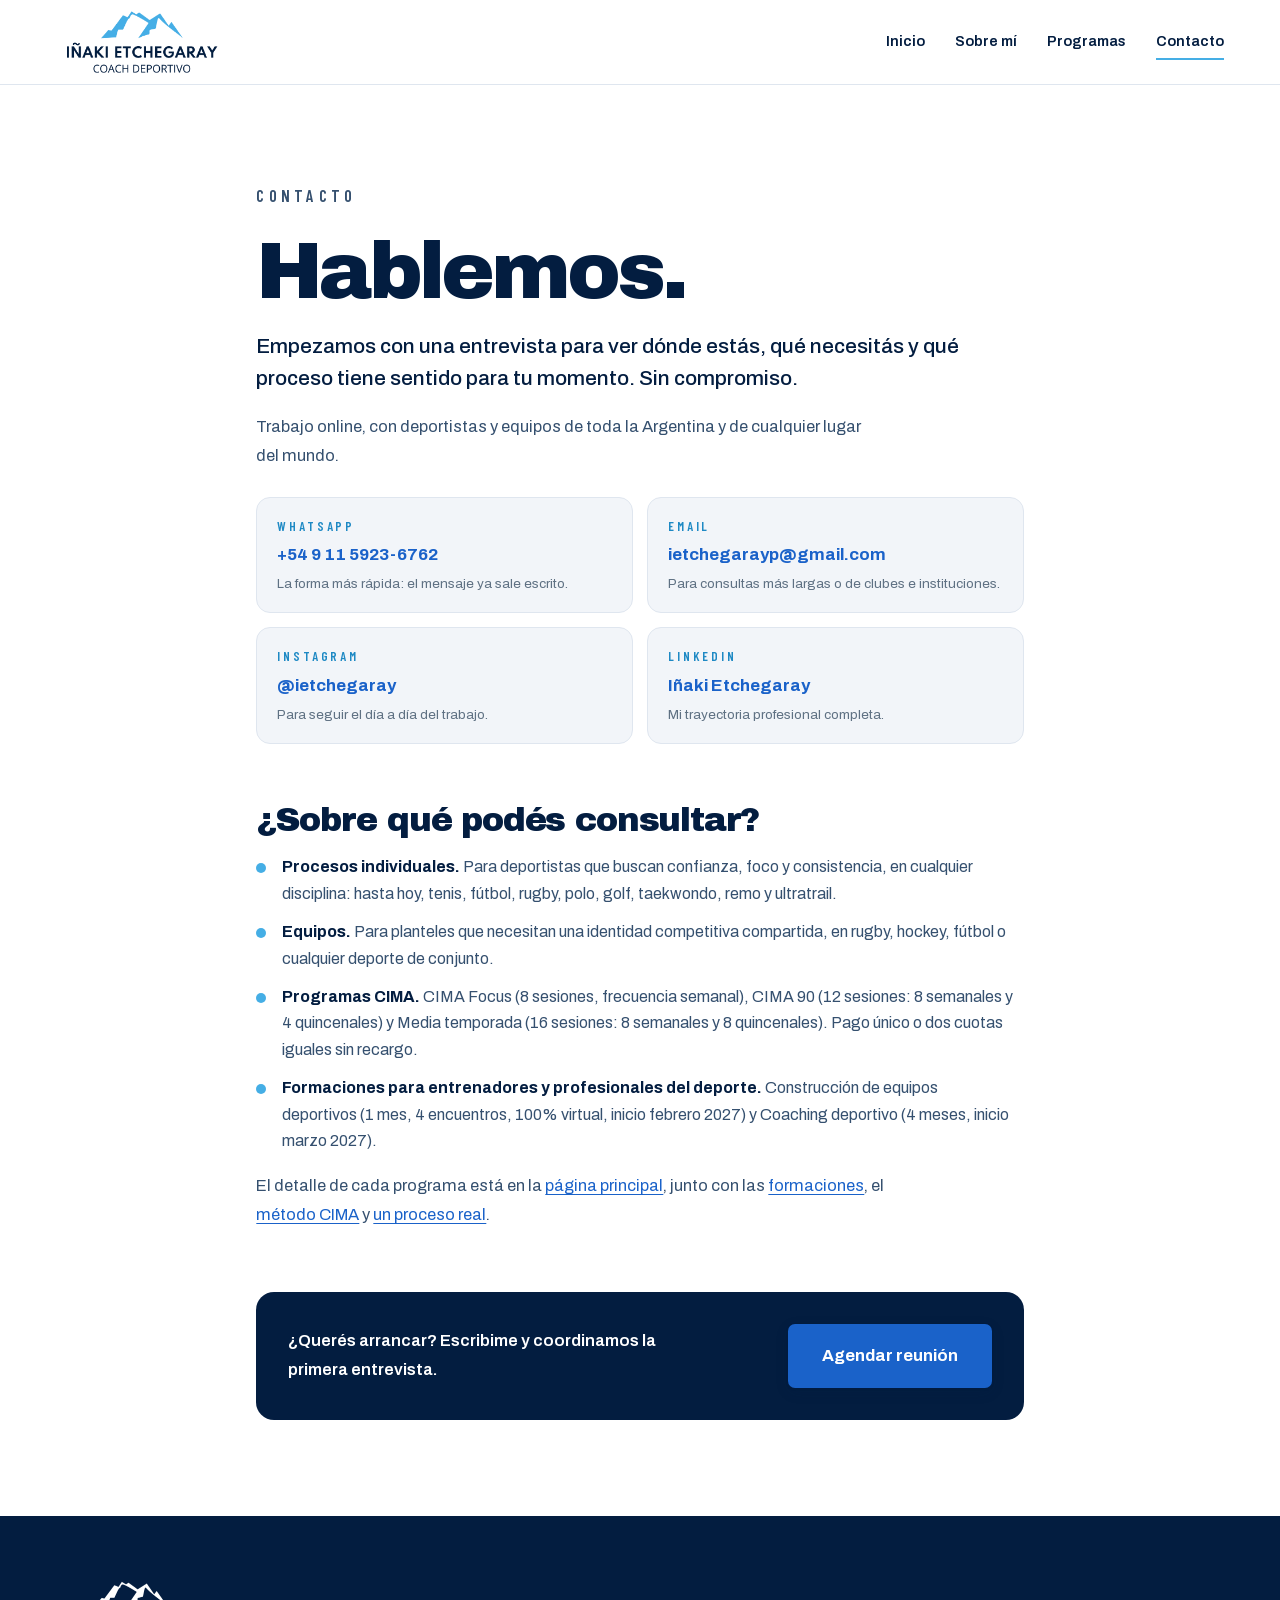
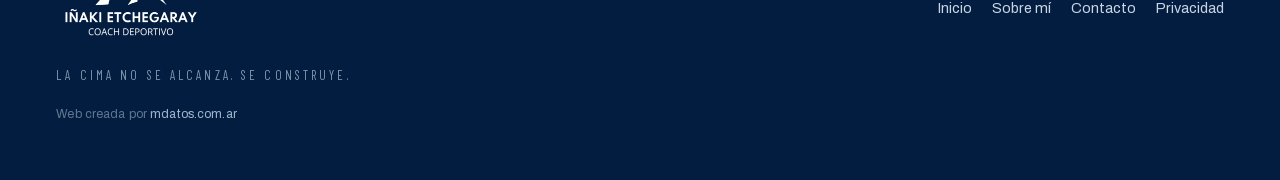
<file: contacto/index.html>
<!DOCTYPE html>
<html lang="es-AR">
<head>
<meta charset="utf-8">
<meta name="viewport" content="width=device-width, initial-scale=1, viewport-fit=cover">
<title>Contacto — Iñaki Etchegaray, coach deportivo</title>
<meta name="description" content="Contacto de Iñaki Etchegaray, coach deportivo: WhatsApp, email e Instagram. Todo proceso arranca con una entrevista sin compromiso.">
<meta name="theme-color" content="#031D40">
<link rel="canonical" href="https://inakietchegaray.com.ar/contacto/">
<link rel="icon" href="/favicon.ico" sizes="48x48">
<link rel="icon" href="/assets/brand/favicon.svg?v=2" type="image/svg+xml">
<link rel="apple-touch-icon" href="/assets/brand/apple-touch-icon.png">
<meta property="og:type" content="website">
<meta property="og:url" content="https://inakietchegaray.com.ar/contacto/">
<meta property="og:site_name" content="Iñaki Etchegaray · Coach deportivo">
<meta property="og:locale" content="es_AR">
<meta property="og:title" content="Contacto — Iñaki Etchegaray, coach deportivo">
<meta property="og:description" content="Contacto de Iñaki Etchegaray, coach deportivo: WhatsApp, email e Instagram. Todo proceso arranca con una entrevista sin compromiso.">
<meta property="og:image" content="https://inakietchegaray.com.ar/assets/brand/og-cover.jpg?v=2">
<link rel="preload" href="/assets/fonts/archivo-var-latin.woff2" as="font" type="font/woff2" crossorigin>
<link rel="preload" href="/assets/fonts/archivo-black-latin.woff2" as="font" type="font/woff2" crossorigin>
<link rel="stylesheet" href="/styles.css?v=20261100">
<script type="application/ld+json">
{
  "@context": "https://schema.org",
  "@type": "ContactPage",
  "@id": "https://inakietchegaray.com.ar/contacto/",
  "url": "https://inakietchegaray.com.ar/contacto/",
  "name": "Contacto — Iñaki Etchegaray, coach deportivo",
  "inLanguage": "es-AR",
  "isPartOf": {
    "@id": "https://inakietchegaray.com.ar/#web"
  },
  "about": {
    "@id": "https://inakietchegaray.com.ar/#inaki"
  }
}
</script>
</head>
<body class="pag">
<a class="skip" href="#contenido">Saltar al contenido</a>
<header class="pag-top">
  <div class="shell pag-top-in">
    <a class="pag-marca" href="/" aria-label="Iñaki Etchegaray, inicio"><img src="/assets/brand/logo-celeste.webp" alt="Iñaki Etchegaray — Coach deportivo" width="1200" height="583"></a>
    <nav class="pag-nav" aria-label="Secciones">
      <a href="/">Inicio</a>
      <a href="/sobre-mi/">Sobre mí</a>
      <a href="/#programas">Programas</a>
      <a href="/contacto/" aria-current="page">Contacto</a>
    </nav>
  </div>
</header>
<main id="contenido" class="pag-main">
  <article class="shell pag-art">
    <p class="kicker">Contacto</p>
    <h1 class="pag-h1">Hablemos.</h1>
    <p class="pag-lead">Empezamos con una entrevista para ver dónde estás, qué necesitás y qué proceso tiene sentido para tu momento. Sin compromiso.</p>
    <p>Trabajo online, con deportistas y equipos de toda la Argentina y de cualquier lugar del mundo.</p>

    <ul class="pag-canales">
      <li><span>WhatsApp</span><a href="https://wa.me/5491159236762?text=%C2%A1Hola%20I%C3%B1aki%21%20Vi%20tu%20web%20y%20quiero%20hacerte%20una%20consulta." target="_blank" rel="noopener">+54 9 11 5923-6762</a><small>La forma más rápida: el mensaje ya sale escrito.</small></li>
      <li><span>Email</span><a href="mailto:ietchegarayp@gmail.com">ietchegarayp@gmail.com</a><small>Para consultas más largas o de clubes e instituciones.</small></li>
      <li><span>Instagram</span><a href="https://instagram.com/ietchegaray" target="_blank" rel="noopener">@ietchegaray</a><small>Para seguir el día a día del trabajo.</small></li>
      <li><span>LinkedIn</span><a href="https://ar.linkedin.com/in/i%C3%B1aki-etchegaray-b1456840" target="_blank" rel="noopener">Iñaki Etchegaray</a><small>Mi trayectoria profesional completa.</small></li>
    </ul>

    <h2 class="pag-h2">¿Sobre qué podés consultar?</h2>
    <ul class="pag-lista">
      <li><b>Procesos individuales.</b> Para deportistas que buscan confianza, foco y consistencia, en cualquier disciplina: hasta hoy, tenis, fútbol, rugby, polo, golf, taekwondo, remo y ultratrail.</li>
      <li><b>Equipos.</b> Para planteles que necesitan una identidad competitiva compartida, en rugby, hockey, fútbol o cualquier deporte de conjunto.</li>
      <li><b>Programas CIMA.</b> CIMA Focus (8 sesiones, frecuencia semanal), CIMA 90 (12 sesiones: 8 semanales y 4 quincenales) y Media temporada (16 sesiones: 8 semanales y 8 quincenales). Pago único o dos cuotas iguales sin recargo.</li>
      <li><b>Formaciones para entrenadores y profesionales del deporte.</b> Construcción de equipos deportivos (1 mes, 4 encuentros, 100% virtual, inicio febrero 2027) y Coaching deportivo (4 meses, inicio marzo 2027).</li>
    </ul>
    <p>El detalle de cada programa está en la <a href="/#programas">página principal</a>, junto con las <a href="/#formaciones">formaciones</a>, el <a href="/#metodo">método CIMA</a> y <a href="/#proceso">un proceso real</a>.</p>

    <div class="pag-cta">
      <p>¿Querés arrancar? Escribime y coordinamos la primera entrevista.</p>
      <a class="btn btn-lg" href="https://wa.me/5491159236762?text=%C2%A1Hola%20I%C3%B1aki%21%20Vi%20tu%20web%20y%20quiero%20agendar%20una%20reuni%C3%B3n." target="_blank" rel="noopener">Agendar reunión</a>
    </div>
  </article>
</main>
<footer class="pag-pie">
  <div class="shell pag-pie-in">
    <a class="pag-pie-marca" href="/"><img src="/assets/brand/logo-blanco.webp" alt="Iñaki Etchegaray" width="1200" height="583" loading="lazy"></a>
    <nav class="pag-pie-links" aria-label="Páginas">
      <a href="/">Inicio</a><a href="/sobre-mi/">Sobre mí</a><a href="/contacto/">Contacto</a><a href="/privacidad/">Privacidad</a>
    </nav>
    <p class="pag-pie-lema">La cima no se alcanza. Se construye.</p>
    <p class="pag-pie-credito">Web creada por <a href="https://mdatos.com.ar/" target="_blank" rel="noopener">mdatos.com.ar</a></p>
  </div>
</footer>
</body>
</html>
</file>
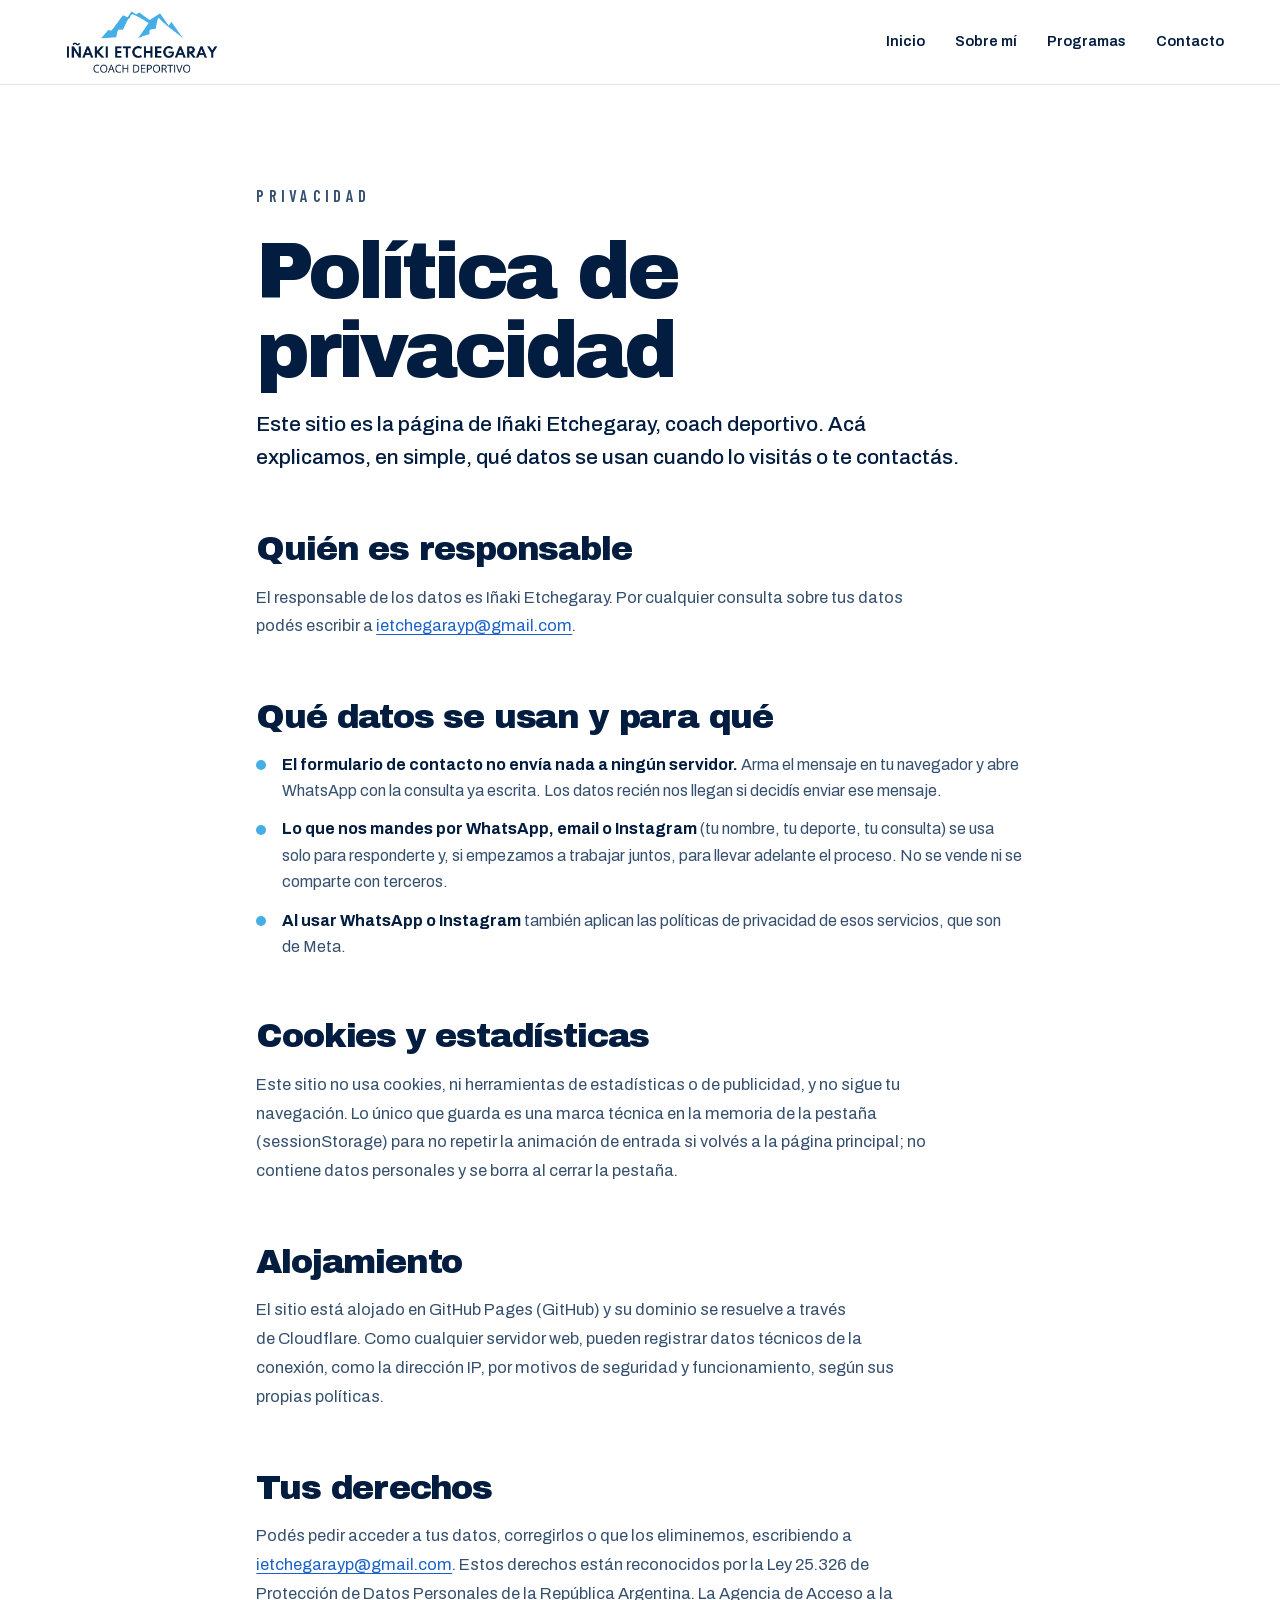
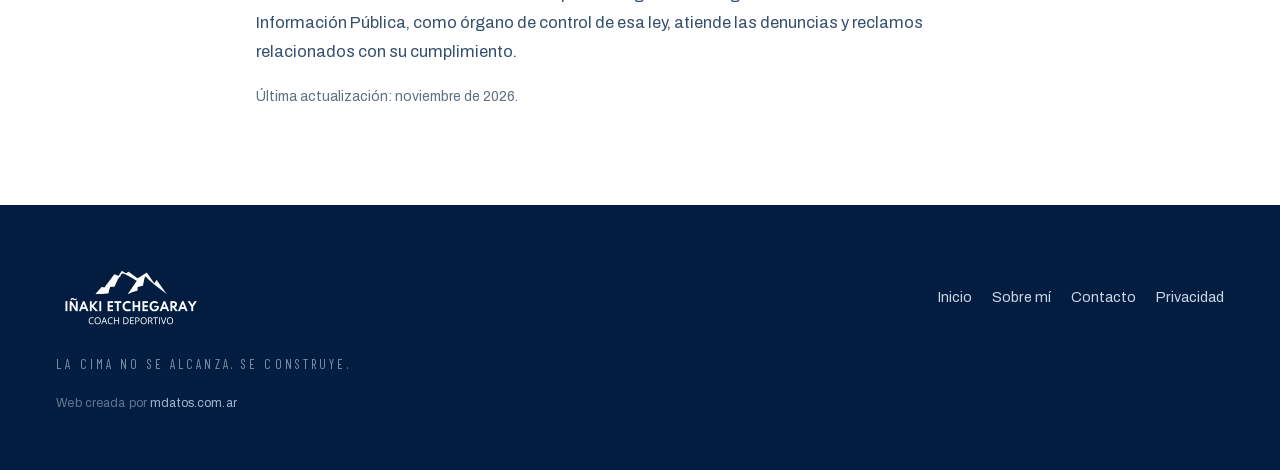
<file: privacidad/index.html>
<!DOCTYPE html>
<html lang="es-AR">
<head>
<meta charset="utf-8">
<meta name="viewport" content="width=device-width, initial-scale=1, viewport-fit=cover">
<title>Política de privacidad — Iñaki Etchegaray</title>
<meta name="description" content="Qué datos usa el sitio de Iñaki Etchegaray, para qué, y cómo ejercer tus derechos sobre ellos.">
<meta name="theme-color" content="#031D40">
<link rel="canonical" href="https://inakietchegaray.com.ar/privacidad/">
<link rel="icon" href="/favicon.ico" sizes="48x48">
<link rel="icon" href="/assets/brand/favicon.svg?v=2" type="image/svg+xml">
<link rel="apple-touch-icon" href="/assets/brand/apple-touch-icon.png">
<meta property="og:type" content="website">
<meta property="og:url" content="https://inakietchegaray.com.ar/privacidad/">
<meta property="og:site_name" content="Iñaki Etchegaray · Coach deportivo">
<meta property="og:locale" content="es_AR">
<meta property="og:title" content="Política de privacidad — Iñaki Etchegaray">
<meta property="og:description" content="Qué datos usa el sitio de Iñaki Etchegaray, para qué, y cómo ejercer tus derechos sobre ellos.">
<meta property="og:image" content="https://inakietchegaray.com.ar/assets/brand/og-cover.jpg?v=2">
<link rel="preload" href="/assets/fonts/archivo-var-latin.woff2" as="font" type="font/woff2" crossorigin>
<link rel="preload" href="/assets/fonts/archivo-black-latin.woff2" as="font" type="font/woff2" crossorigin>
<link rel="stylesheet" href="/styles.css?v=20261100">
<script type="application/ld+json">
{
  "@context": "https://schema.org",
  "@type": "WebPage",
  "@id": "https://inakietchegaray.com.ar/privacidad/",
  "url": "https://inakietchegaray.com.ar/privacidad/",
  "name": "Política de privacidad — Iñaki Etchegaray",
  "inLanguage": "es-AR",
  "isPartOf": {
    "@id": "https://inakietchegaray.com.ar/#web"
  },
  "about": {
    "@id": "https://inakietchegaray.com.ar/#inaki"
  }
}
</script>
</head>
<body class="pag">
<a class="skip" href="#contenido">Saltar al contenido</a>
<header class="pag-top">
  <div class="shell pag-top-in">
    <a class="pag-marca" href="/" aria-label="Iñaki Etchegaray, inicio"><img src="/assets/brand/logo-celeste.webp" alt="Iñaki Etchegaray — Coach deportivo" width="1200" height="583"></a>
    <nav class="pag-nav" aria-label="Secciones">
      <a href="/">Inicio</a>
      <a href="/sobre-mi/">Sobre mí</a>
      <a href="/#programas">Programas</a>
      <a href="/contacto/">Contacto</a>
    </nav>
  </div>
</header>
<main id="contenido" class="pag-main">
  <article class="shell pag-art pag-legal">
    <p class="kicker">Privacidad</p>
    <h1 class="pag-h1">Política de privacidad</h1>
    <p class="pag-lead">Este sitio es la página de Iñaki Etchegaray, coach deportivo. Acá explicamos, en simple, qué datos se usan cuando lo visitás o te contactás.</p>

    <h2 class="pag-h2">Quién es responsable</h2>
    <p>El responsable de los datos es Iñaki Etchegaray. Por cualquier consulta sobre tus datos podés escribir a <a href="mailto:ietchegarayp@gmail.com">ietchegarayp@gmail.com</a>.</p>

    <h2 class="pag-h2">Qué datos se usan y para qué</h2>
    <ul class="pag-lista">
      <li><b>El formulario de contacto no envía nada a ningún servidor.</b> Arma el mensaje en tu navegador y abre WhatsApp con la consulta ya escrita. Los datos recién nos llegan si decidís enviar ese mensaje.</li>
      <li><b>Lo que nos mandes por WhatsApp, email o Instagram</b> (tu nombre, tu deporte, tu consulta) se usa solo para responderte y, si empezamos a trabajar juntos, para llevar adelante el proceso. No se vende ni se comparte con terceros.</li>
      <li><b>Al usar WhatsApp o Instagram</b> también aplican las políticas de privacidad de esos servicios, que son de Meta.</li>
    </ul>

    <h2 class="pag-h2">Cookies y estadísticas</h2>
    <p>Este sitio no usa cookies, ni herramientas de estadísticas o de publicidad, y no sigue tu navegación. Lo único que guarda es una marca técnica en la memoria de la pestaña (sessionStorage) para no repetir la animación de entrada si volvés a la página principal; no contiene datos personales y se borra al cerrar la pestaña.</p>

    <h2 class="pag-h2">Alojamiento</h2>
    <p>El sitio está alojado en GitHub Pages (GitHub) y su dominio se resuelve a través de Cloudflare. Como cualquier servidor web, pueden registrar datos técnicos de la conexión, como la dirección IP, por motivos de seguridad y funcionamiento, según sus propias políticas.</p>

    <h2 class="pag-h2">Tus derechos</h2>
    <p>Podés pedir acceder a tus datos, corregirlos o que los eliminemos, escribiendo a <a href="mailto:ietchegarayp@gmail.com">ietchegarayp@gmail.com</a>. Estos derechos están reconocidos por la Ley 25.326 de Protección de Datos Personales de la República Argentina. La Agencia de Acceso a la Información Pública, como órgano de control de esa ley, atiende las denuncias y reclamos relacionados con su cumplimiento.</p>

    <p class="pag-fecha">Última actualización: noviembre de 2026.</p>
  </article>
</main>
<footer class="pag-pie">
  <div class="shell pag-pie-in">
    <a class="pag-pie-marca" href="/"><img src="/assets/brand/logo-blanco.webp" alt="Iñaki Etchegaray" width="1200" height="583" loading="lazy"></a>
    <nav class="pag-pie-links" aria-label="Páginas">
      <a href="/">Inicio</a><a href="/sobre-mi/">Sobre mí</a><a href="/contacto/">Contacto</a><a href="/privacidad/">Privacidad</a>
    </nav>
    <p class="pag-pie-lema">La cima no se alcanza. Se construye.</p>
    <p class="pag-pie-credito">Web creada por <a href="https://mdatos.com.ar/" target="_blank" rel="noopener">mdatos.com.ar</a></p>
  </div>
</footer>
</body>
</html>
</file>
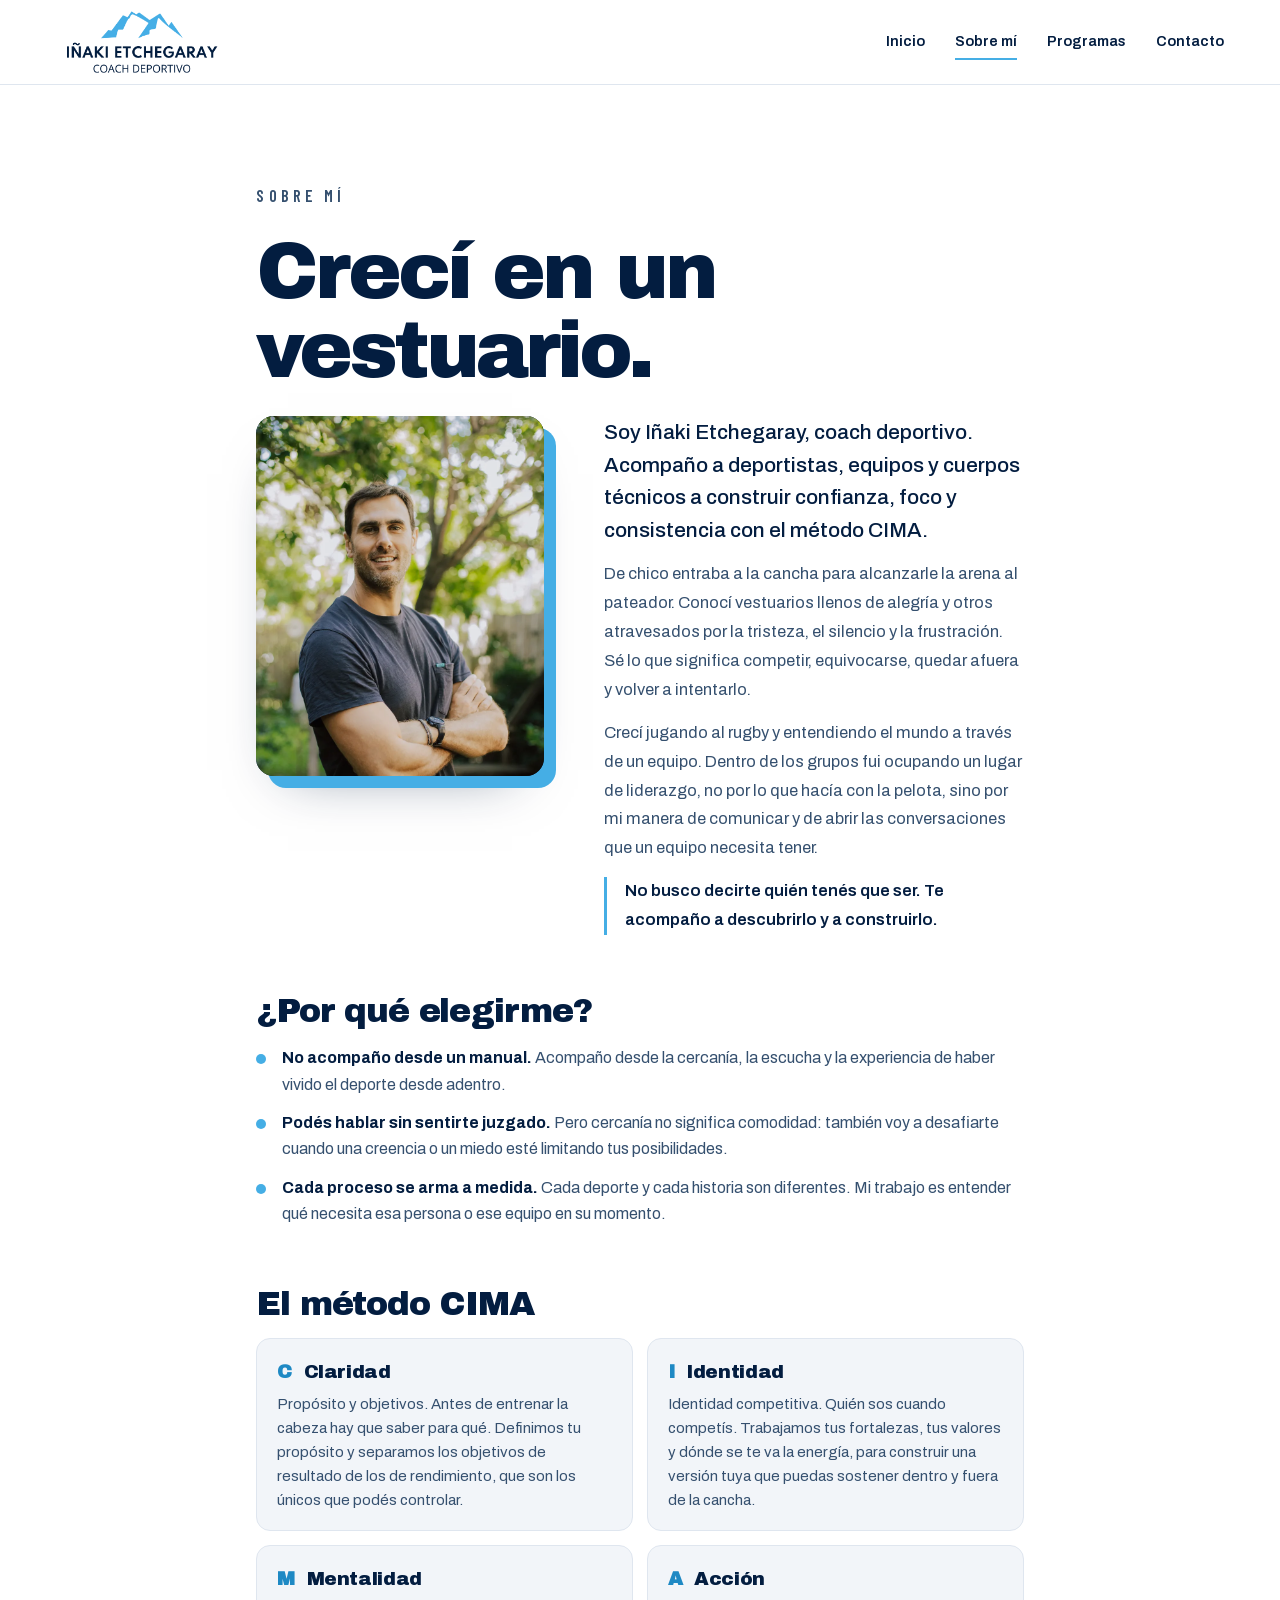
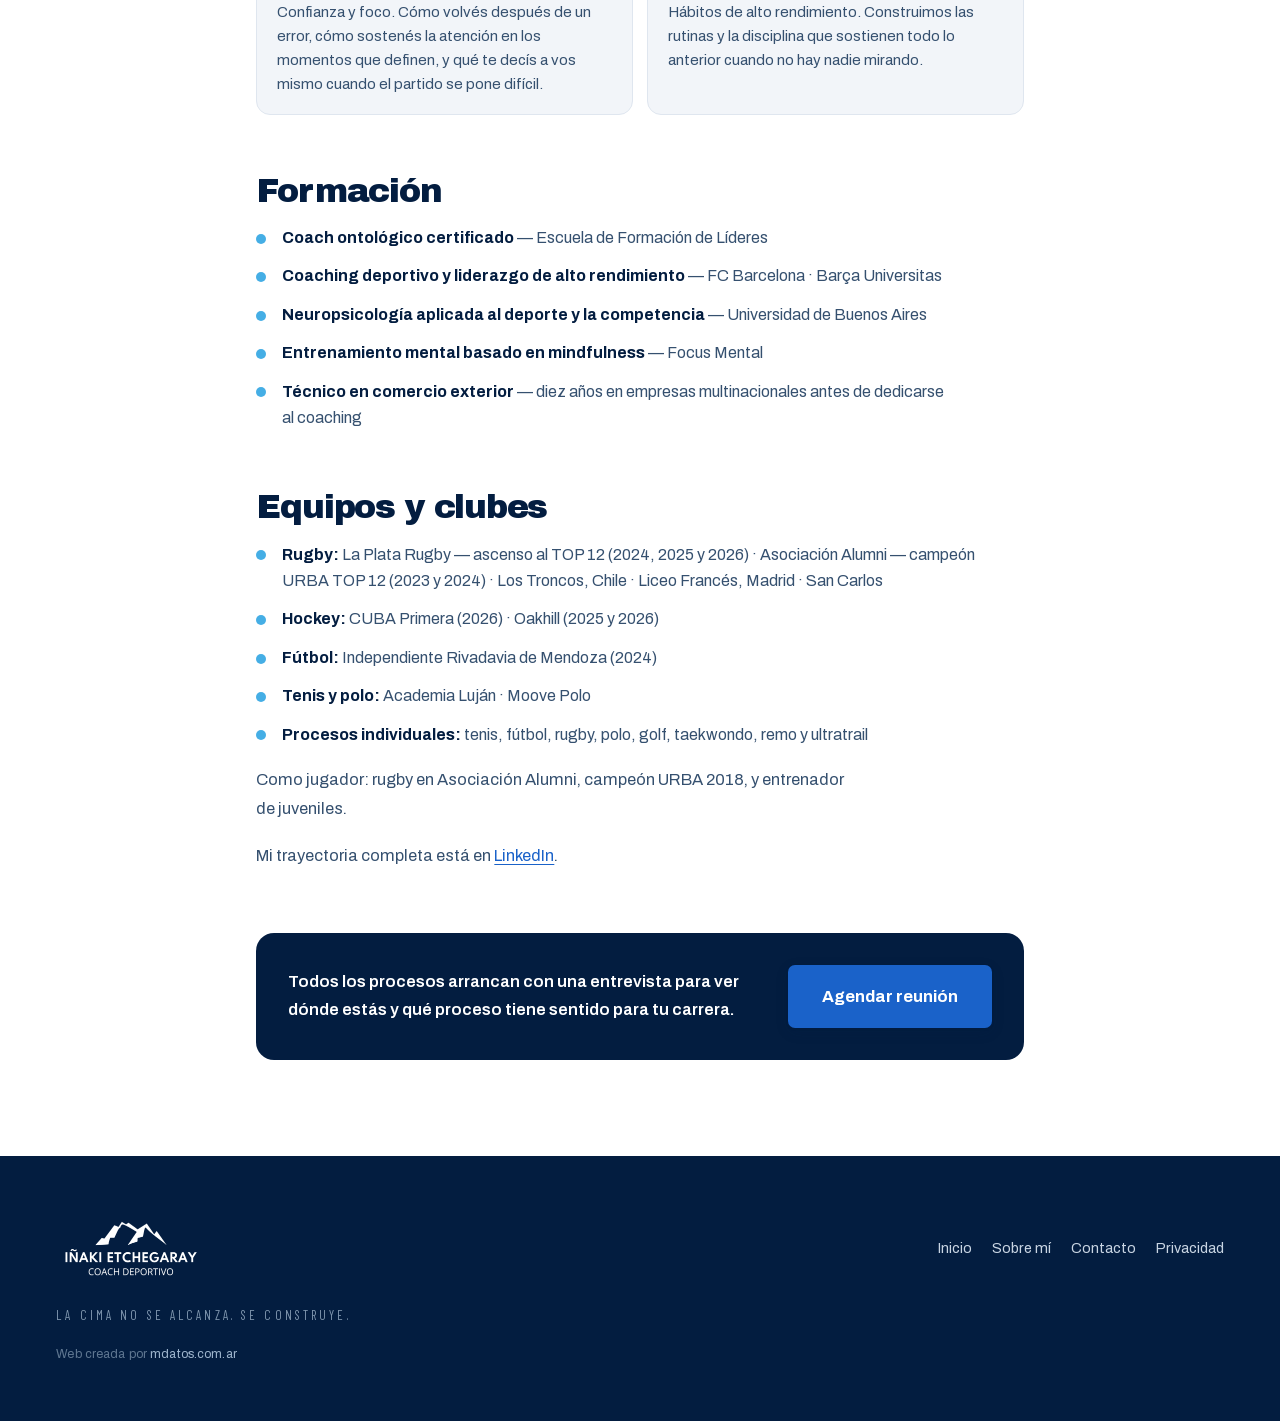
<file: sobre-mi/index.html>
<!DOCTYPE html>
<html lang="es-AR">
<head>
<meta charset="utf-8">
<meta name="viewport" content="width=device-width, initial-scale=1, viewport-fit=cover">
<title>Sobre mí — Iñaki Etchegaray, coach deportivo</title>
<meta name="description" content="Iñaki Etchegaray, coach deportivo: su historia, su formación, el método CIMA y los equipos y clubes con los que trabajó.">
<meta name="theme-color" content="#031D40">
<link rel="canonical" href="https://inakietchegaray.com.ar/sobre-mi/">
<link rel="icon" href="/favicon.ico" sizes="48x48">
<link rel="icon" href="/assets/brand/favicon.svg?v=2" type="image/svg+xml">
<link rel="apple-touch-icon" href="/assets/brand/apple-touch-icon.png">
<meta property="og:type" content="website">
<meta property="og:url" content="https://inakietchegaray.com.ar/sobre-mi/">
<meta property="og:site_name" content="Iñaki Etchegaray · Coach deportivo">
<meta property="og:locale" content="es_AR">
<meta property="og:title" content="Sobre mí — Iñaki Etchegaray, coach deportivo">
<meta property="og:description" content="Iñaki Etchegaray, coach deportivo: su historia, su formación, el método CIMA y los equipos y clubes con los que trabajó.">
<meta property="og:image" content="https://inakietchegaray.com.ar/assets/brand/og-cover.jpg?v=2">
<link rel="preload" href="/assets/fonts/archivo-var-latin.woff2" as="font" type="font/woff2" crossorigin>
<link rel="preload" href="/assets/fonts/archivo-black-latin.woff2" as="font" type="font/woff2" crossorigin>
<link rel="stylesheet" href="/styles.css?v=20261100">
<script type="application/ld+json">
{
  "@context": "https://schema.org",
  "@type": "AboutPage",
  "@id": "https://inakietchegaray.com.ar/sobre-mi/",
  "url": "https://inakietchegaray.com.ar/sobre-mi/",
  "name": "Sobre mí — Iñaki Etchegaray, coach deportivo",
  "inLanguage": "es-AR",
  "isPartOf": {
    "@id": "https://inakietchegaray.com.ar/#web"
  },
  "about": {
    "@id": "https://inakietchegaray.com.ar/#inaki"
  }
}
</script>
</head>
<body class="pag">
<a class="skip" href="#contenido">Saltar al contenido</a>
<header class="pag-top">
  <div class="shell pag-top-in">
    <a class="pag-marca" href="/" aria-label="Iñaki Etchegaray, inicio"><img src="/assets/brand/logo-celeste.webp" alt="Iñaki Etchegaray — Coach deportivo" width="1200" height="583"></a>
    <nav class="pag-nav" aria-label="Secciones">
      <a href="/">Inicio</a>
      <a href="/sobre-mi/" aria-current="page">Sobre mí</a>
      <a href="/#programas">Programas</a>
      <a href="/contacto/">Contacto</a>
    </nav>
  </div>
</header>
<main id="contenido" class="pag-main">
  <article class="shell pag-art">
    <p class="kicker">Sobre mí</p>
    <h1 class="pag-h1">Crecí en un vestuario.</h1>
    <div class="pag-intro">
      <figure class="pag-foto"><img src="/assets/img/g3-brazos.webp" alt="Iñaki Etchegaray al aire libre, sonriendo con los brazos cruzados" width="900" height="1200"></figure>
      <div class="pag-intro-txt">
        <p class="pag-lead">Soy Iñaki Etchegaray, coach deportivo. Acompaño a deportistas, equipos y cuerpos técnicos a construir confianza, foco y consistencia con el método CIMA.</p>
        <p>De chico entraba a la cancha para alcanzarle la arena al pateador. Conocí vestuarios llenos de alegría y otros atravesados por la tristeza, el silencio y la frustración. Sé lo que significa competir, equivocarse, quedar afuera y volver a intentarlo.</p>
        <p>Crecí jugando al rugby y entendiendo el mundo a través de un equipo. Dentro de los grupos fui ocupando un lugar de liderazgo, no por lo que hacía con la pelota, sino por mi manera de comunicar y de abrir las conversaciones que un equipo necesita tener.</p>
        <p class="pag-cita">No busco decirte quién tenés que ser. Te acompaño a descubrirlo y a construirlo.</p>
      </div>
    </div>

    <h2 class="pag-h2">¿Por qué elegirme?</h2>
    <ul class="pag-lista">
      <li><b>No acompaño desde un manual.</b> Acompaño desde la cercanía, la escucha y la experiencia de haber vivido el deporte desde adentro.</li>
      <li><b>Podés hablar sin sentirte juzgado.</b> Pero cercanía no significa comodidad: también voy a desafiarte cuando una creencia o un miedo esté limitando tus posibilidades.</li>
      <li><b>Cada proceso se arma a medida.</b> Cada deporte y cada historia son diferentes. Mi trabajo es entender qué necesita esa persona o ese equipo en su momento.</li>
    </ul>

    <h2 class="pag-h2">El método CIMA</h2>
    <dl class="pag-cima">
      <div><dt><b>C</b> Claridad</dt><dd>Propósito y objetivos. Antes de entrenar la cabeza hay que saber para qué. Definimos tu propósito y separamos los objetivos de resultado de los de rendimiento, que son los únicos que podés controlar.</dd></div>
      <div><dt><b>I</b> Identidad</dt><dd>Identidad competitiva. Quién sos cuando competís. Trabajamos tus fortalezas, tus valores y dónde se te va la energía, para construir una versión tuya que puedas sostener dentro y fuera de la cancha.</dd></div>
      <div><dt><b>M</b> Mentalidad</dt><dd>Confianza y foco. Cómo volvés después de un error, cómo sostenés la atención en los momentos que definen, y qué te decís a vos mismo cuando el partido se pone difícil.</dd></div>
      <div><dt><b>A</b> Acción</dt><dd>Hábitos de alto rendimiento. Construimos las rutinas y la disciplina que sostienen todo lo anterior cuando no hay nadie mirando.</dd></div>
    </dl>

    <h2 class="pag-h2">Formación</h2>
    <ul class="pag-lista pag-lista-simple">
      <li><b>Coach ontológico certificado</b> — Escuela de Formación de Líderes</li>
      <li><b>Coaching deportivo y liderazgo de alto rendimiento</b> — FC Barcelona · Barça Universitas</li>
      <li><b>Neuropsicología aplicada al deporte y la competencia</b> — Universidad de Buenos Aires</li>
      <li><b>Entrenamiento mental basado en mindfulness</b> — Focus Mental</li>
      <li><b>Técnico en comercio exterior</b> — diez años en empresas multinacionales antes de dedicarse al coaching</li>
    </ul>

    <h2 class="pag-h2">Equipos y clubes</h2>
    <ul class="pag-lista pag-lista-simple">
      <li><b>Rugby:</b> La Plata Rugby — ascenso al TOP 12 (2024, 2025 y 2026) · Asociación Alumni — campeón URBA TOP 12 (2023 y 2024) · Los Troncos, Chile · Liceo Francés, Madrid · San Carlos</li>
      <li><b>Hockey:</b> CUBA Primera (2026) · Oakhill (2025 y 2026)</li>
      <li><b>Fútbol:</b> Independiente Rivadavia de Mendoza (2024)</li>
      <li><b>Tenis y polo:</b> Academia Luján · Moove Polo</li>
      <li><b>Procesos individuales:</b> tenis, fútbol, rugby, polo, golf, taekwondo, remo y ultratrail</li>
    </ul>
    <p>Como jugador: rugby en Asociación Alumni, campeón URBA 2018, y entrenador de juveniles.</p>
    <p>Mi trayectoria completa está en <a href="https://ar.linkedin.com/in/i%C3%B1aki-etchegaray-b1456840" target="_blank" rel="noopener">LinkedIn</a>.</p>

    <div class="pag-cta">
      <p>Todos los procesos arrancan con una entrevista para ver dónde estás y qué proceso tiene sentido para tu carrera.</p>
      <a class="btn btn-lg" href="https://wa.me/5491159236762?text=%C2%A1Hola%20I%C3%B1aki%21%20Vi%20tu%20web%20y%20quiero%20agendar%20una%20reuni%C3%B3n." target="_blank" rel="noopener">Agendar reunión</a>
    </div>
  </article>
</main>
<footer class="pag-pie">
  <div class="shell pag-pie-in">
    <a class="pag-pie-marca" href="/"><img src="/assets/brand/logo-blanco.webp" alt="Iñaki Etchegaray" width="1200" height="583" loading="lazy"></a>
    <nav class="pag-pie-links" aria-label="Páginas">
      <a href="/">Inicio</a><a href="/sobre-mi/">Sobre mí</a><a href="/contacto/">Contacto</a><a href="/privacidad/">Privacidad</a>
    </nav>
    <p class="pag-pie-lema">La cima no se alcanza. Se construye.</p>
    <p class="pag-pie-credito">Web creada por <a href="https://mdatos.com.ar/" target="_blank" rel="noopener">mdatos.com.ar</a></p>
  </div>
</footer>
</body>
</html>
</file>
<file: styles.css>
/* ---------------- TIPOGRAFÍAS ----------------
   Autohospedadas. Antes venían de Google Fonts, que son dos saltos
   -primero el CSS a fonts.googleapis.com, y recién ahí el archivo a
   fonts.gstatic.com, cada uno con su DNS y su TLS-. En un teléfono
   con datos eso son varios cientos de milisegundos en los que el
   texto se dibuja con la tipografía de reserva; cuando llega la
   real, todo el texto cambia de alto y lo que está arriba tuyo se
   mueve. Desde el mismo origen y con preload, la fuente suele
   llegar antes del primer pintado y no hay reacomodo.

   Archivo es variable: un solo archivo cubre de 100 a 900.
   Las caras latin-ext se declaran pero no se descargan con
   contenido en castellano: el unicode-range decide.

   font-display:optional y no swap. Con swap, si la fuente llega
   tarde el navegador recompagina TODO el texto: medido en esta
   página, las secciones de abajo se corrían hasta 152px y el
   documento crecía 132px. Si eso te agarra scrolleando, la página
   se te mueve sola bajo el dedo.

   Con optional el navegador le da ~100ms: si llega, se usa desde el
   primer pintado; si no, se queda con la de reserva hasta recargar,
   y nunca recompagina. La fuente igual se descarga y queda en caché,
   así que la visita siguiente ya la tiene. Con preload y mismo
   origen, en general llega. El precio es que una primera visita con
   mala señal se ve en Arial; el beneficio es que nunca te salta. */
@font-face{font-family:'Archivo';font-style:normal;font-weight:100 900;font-display:optional;src:url(assets/fonts/archivo-var-latin.woff2) format('woff2');unicode-range:U+0000-00FF,U+0131,U+0152-0153,U+02BB-02BC,U+02C6,U+02DA,U+02DC,U+0304,U+0308,U+0329,U+2000-206F,U+20AC,U+2122,U+2191,U+2193,U+2212,U+2215,U+FEFF,U+FFFD}
@font-face{font-family:'Archivo';font-style:normal;font-weight:100 900;font-display:optional;src:url(assets/fonts/archivo-var-latin-ext.woff2) format('woff2');unicode-range:U+0100-02BA,U+02BD-02C5,U+02C7-02CC,U+02CE-02D7,U+02DD-02FF,U+0304,U+0308,U+0329,U+1D00-1DBF,U+1E00-1E9F,U+1EF2-1EFF,U+2020,U+20A0-20AB,U+20AD-20C4}
@font-face{font-family:'Archivo Black';font-style:normal;font-weight:400;font-display:optional;src:url(assets/fonts/archivo-black-latin.woff2) format('woff2');unicode-range:U+0000-00FF,U+0131,U+0152-0153,U+02BB-02BC,U+02C6,U+02DA,U+02DC,U+0304,U+0308,U+0329,U+2000-206F,U+20AC,U+2122,U+2191,U+2193,U+2212,U+2215,U+FEFF,U+FFFD}
@font-face{font-family:'Archivo Black';font-style:normal;font-weight:400;font-display:optional;src:url(assets/fonts/archivo-black-latin-ext.woff2) format('woff2');unicode-range:U+0100-02BA,U+02BD-02C5,U+02C7-02CC,U+02CE-02D7,U+02DD-02FF,U+0304,U+0308,U+0329,U+1D00-1DBF,U+1E00-1E9F,U+1EF2-1EFF,U+2020,U+20A0-20AB,U+20AD-20C4}
@font-face{font-family:'Barlow Condensed';font-style:normal;font-weight:400;font-display:optional;src:url(assets/fonts/barlow-cond-400-latin.woff2) format('woff2');unicode-range:U+0000-00FF,U+0131,U+0152-0153,U+02BB-02BC,U+02C6,U+02DA,U+02DC,U+0304,U+0308,U+0329,U+2000-206F,U+20AC,U+2122,U+2191,U+2193,U+2212,U+2215,U+FEFF,U+FFFD}
@font-face{font-family:'Barlow Condensed';font-style:normal;font-weight:400;font-display:optional;src:url(assets/fonts/barlow-cond-400-latin-ext.woff2) format('woff2');unicode-range:U+0100-02BA,U+02BD-02C5,U+02C7-02CC,U+02CE-02D7,U+02DD-02FF,U+0304,U+0308,U+0329,U+1D00-1DBF,U+1E00-1E9F,U+1EF2-1EFF,U+2020,U+20A0-20AB,U+20AD-20C4}
@font-face{font-family:'Barlow Condensed';font-style:normal;font-weight:500;font-display:optional;src:url(assets/fonts/barlow-cond-500-latin.woff2) format('woff2');unicode-range:U+0000-00FF,U+0131,U+0152-0153,U+02BB-02BC,U+02C6,U+02DA,U+02DC,U+0304,U+0308,U+0329,U+2000-206F,U+20AC,U+2122,U+2191,U+2193,U+2212,U+2215,U+FEFF,U+FFFD}
@font-face{font-family:'Barlow Condensed';font-style:normal;font-weight:500;font-display:optional;src:url(assets/fonts/barlow-cond-500-latin-ext.woff2) format('woff2');unicode-range:U+0100-02BA,U+02BD-02C5,U+02C7-02CC,U+02CE-02D7,U+02DD-02FF,U+0304,U+0308,U+0329,U+1D00-1DBF,U+1E00-1E9F,U+1EF2-1EFF,U+2020,U+20A0-20AB,U+20AD-20C4}
@font-face{font-family:'Barlow Condensed';font-style:normal;font-weight:600;font-display:optional;src:url(assets/fonts/barlow-cond-600-latin.woff2) format('woff2');unicode-range:U+0000-00FF,U+0131,U+0152-0153,U+02BB-02BC,U+02C6,U+02DA,U+02DC,U+0304,U+0308,U+0329,U+2000-206F,U+20AC,U+2122,U+2191,U+2193,U+2212,U+2215,U+FEFF,U+FFFD}
@font-face{font-family:'Barlow Condensed';font-style:normal;font-weight:600;font-display:optional;src:url(assets/fonts/barlow-cond-600-latin-ext.woff2) format('woff2');unicode-range:U+0100-02BA,U+02BD-02C5,U+02C7-02CC,U+02CE-02D7,U+02DD-02FF,U+0304,U+0308,U+0329,U+1D00-1DBF,U+1E00-1E9F,U+1EF2-1EFF,U+2020,U+20A0-20AB,U+20AD-20C4}
@font-face{font-family:'Barlow Condensed';font-style:normal;font-weight:700;font-display:optional;src:url(assets/fonts/barlow-cond-700-latin.woff2) format('woff2');unicode-range:U+0000-00FF,U+0131,U+0152-0153,U+02BB-02BC,U+02C6,U+02DA,U+02DC,U+0304,U+0308,U+0329,U+2000-206F,U+20AC,U+2122,U+2191,U+2193,U+2212,U+2215,U+FEFF,U+FFFD}
@font-face{font-family:'Barlow Condensed';font-style:normal;font-weight:700;font-display:optional;src:url(assets/fonts/barlow-cond-700-latin-ext.woff2) format('woff2');unicode-range:U+0100-02BA,U+02BD-02C5,U+02C7-02CC,U+02CE-02D7,U+02DD-02FF,U+0304,U+0308,U+0329,U+1D00-1DBF,U+1E00-1E9F,U+1EF2-1EFF,U+2020,U+20A0-20AB,U+20AD-20C4}

/* ===========================================================
   Iñaki Etchegaray — Coach deportivo · M-DATOS
   Paleta tomada del logo: marino #031D40 y celeste #45AEE5
   =========================================================== */
:root{
  --ink:#031D40; --ink-2:#07294F; --deep:#021428;
  --signal:#1A62C9; --sky:#86B6F0;
  --cel:#45AEE5; --cel-lt:#7FCBF0; --cel-dk:#1E89C4;
  --paper:#FFFFFF; --bone:#F2F5F9; --mute:#5F7183; --hair:#DFE6EF;
  --ease-out:cubic-bezier(.23,1,.32,1);
  --ease-soft:cubic-bezier(.16,1,.3,1);
  --ease-in-out:cubic-bezier(.77,0,.175,1);
  --display:"Archivo Black","Archivo",Arial,sans-serif;
  --body:"Archivo","Helvetica Neue",Arial,sans-serif;
  --cond:"Barlow Condensed","Archivo Narrow",Arial,sans-serif;
  --gut:clamp(20px,4.4vw,64px);
}
*,*::before,*::after{box-sizing:border-box}
/* Sin scroll-behavior:smooth en html: ScrollTrigger, al recalcular,
   mueve el scroll y lo devuelve en el mismo instante; con el suave del
   CSS ese movimiento dejaba de ser instantáneo y todas las animaciones
   (el pin de CIMA incluido) quedaban medidas corridas si el recálculo
   pasaba a mitad de página: al recargar, al entrar con #programas, al
   girar el teléfono. El scroll suave de los links internos ya lo hace
   main.js. */
html{-webkit-text-size-adjust:100%}
body{margin:0;background:var(--paper);color:var(--ink);font-family:var(--body);
  font-size:16px;line-height:1.55;-webkit-font-smoothing:antialiased;overflow-x:hidden}
h1,h2,h3,h4{margin:0;font-family:var(--display);font-weight:400;letter-spacing:-.035em;line-height:.95}
p{margin:0}
img{max-width:100%;height:auto;display:block}
a{color:inherit}
ul,ol{margin:0;padding:0;list-style:none}
.shell{max-width:1320px;margin:0 auto;padding-inline:var(--gut)}
.kicker{font-family:var(--cond);font-size:14px;font-weight:600;letter-spacing:.26em;
  text-transform:uppercase;color:var(--signal);display:inline-flex;align-items:center;gap:11px}
.kicker i{width:26px;height:1px;background:currentColor;display:block}
.kicker-light{color:var(--cel-lt)}
.skip{position:absolute;left:-9999px;top:0;z-index:10001;background:var(--ink);color:#fff;padding:12px 18px}
.skip:focus{left:0}
:focus-visible{outline:2px solid var(--signal);outline-offset:3px;border-radius:3px}
/* Sobre los fondos navy el azul del foco casi no se ve: ahí va celeste. */
:is(.hero,.cima,.motto-band,.dep,.gal,.final,.site-foot,.menu-movil,.nav:not(.is-solid)) :focus-visible{outline-color:var(--cel-lt)}
/* En el teléfono el feedback del toque lo dan los estados :active,
   no el recuadro gris del navegador; y sin la espera del doble toque. */
a,button,label,summary,[role="button"]{-webkit-tap-highlight-color:transparent;touch-action:manipulation}
::selection{background:var(--cel);color:var(--ink)}

/* SPLASH */
.splash{position:fixed;inset:0;z-index:10000;background:var(--ink);display:grid;place-items:center;
  transition:opacity .9s var(--ease-out),clip-path 1.1s var(--ease-out);animation:splashSafety .01s 4.5s forwards}
.splash.is-out{opacity:0;pointer-events:none;clip-path:inset(0 0 100% 0)}
.sin-splash .splash{display:none}
@keyframes splashSafety{to{opacity:0;pointer-events:none;clip-path:inset(0 0 100% 0)}}
.splash-inner{display:flex;flex-direction:column;align-items:center;gap:24px}
.splash-mark{width:clamp(150px,22vw,230px);height:auto}
.splash-fill{fill:var(--cel);clip-path:inset(100% 0 0 0);animation:splashRise 1.25s var(--ease-out) .12s forwards}
@keyframes splashRise{to{clip-path:inset(0 0 0 0)}}
.splash-word{font-family:var(--cond);font-size:13px;font-weight:600;letter-spacing:.42em;
  text-transform:uppercase;color:#6E88A3;opacity:0;animation:splashWord .9s var(--ease-out) .95s forwards}
@keyframes splashWord{to{opacity:1}}

/* GRANO + PROGRESO */
/* inset:-10% y no -120%: el desplazamiento máximo del grano es ±4%,
   así que ese margen alcanza. Con -120% la capa medía 340% del
   viewport por eje -13056x7344 px reales en Full HD- y el compositor
   la rehacía cada vez que algo abajo repintaba. */
.grain{position:fixed;inset:-10%;z-index:9998;pointer-events:none;opacity:.04;
  background-image:url("data:image/svg+xml;utf8,<svg xmlns='http://www.w3.org/2000/svg' width='200' height='200'><filter id='n'><feTurbulence type='fractalNoise' baseFrequency='.82' numOctaves='3'/></filter><rect width='200' height='200' filter='url(%23n)'/></svg>");
  animation:grainShift 7s steps(6) infinite}
@keyframes grainShift{0%{transform:translate(0,0)}20%{transform:translate(-4%,2%)}40%{transform:translate(3%,-3%)}
  60%{transform:translate(-2%,4%)}80%{transform:translate(4%,1%)}100%{transform:translate(0,0)}}
/* La barra de progreso es una línea de cancha: la lateral fina, con
   las marcas de cada diez por ciento, y una pelota de rugby que la
   recorre girando a medida que se baja. */
.progress{position:fixed;top:0;left:0;right:0;height:24px;z-index:95;pointer-events:none}
.progress::before{content:"";position:absolute;left:0;right:0;top:10px;height:5px;
  background:linear-gradient(rgba(69,174,229,.2),rgba(69,174,229,.2)) 0 2px/100% 1px no-repeat,
    linear-gradient(90deg,transparent calc(100% - 1px),rgba(69,174,229,.38) 0) 0 0/10% 100% repeat-x}
.progress i{position:absolute;left:0;right:0;top:11px;display:block;height:2px;width:100%;
  background:linear-gradient(90deg,var(--signal),var(--cel));
  transform:scaleX(0);transform-origin:left;will-change:transform}
/* La pelota cambia de deporte a medida que se avanza: fútbol, tenis,
   básquet, vóley y rugby. Mismo contorno navy para todas; cada
   cambio entra con un pequeño rebote. */
.progress-pelota{position:absolute;left:0;top:-2px;width:28px;height:28px;opacity:0;
  transition:opacity .35s var(--ease-out);will-change:transform}
@media (max-width:760px){.progress-pelota{top:0;width:24px;height:24px}}
.progress-pelota svg{display:block;width:100%;height:100%;overflow:visible;
  filter:drop-shadow(0 1px 2px rgba(3,29,64,.35))}
.progress-pelota ellipse,.progress-pelota circle{fill:#fff;stroke:#0B3A66;stroke-width:1.1}
.progress-pelota path{fill:none;stroke:var(--cel);stroke-width:1.2;stroke-linecap:round;stroke-linejoin:round}
/* a este tamaño, lo que hace reconocible a cada pelota es su color:
   la de tenis amarilla con costura blanca, la de básquet naranja */
.pp-tenis circle{fill:#D6EA3F}
.pp-tenis path{stroke:#fff;stroke-width:1.5}
.pp-basquet circle{fill:#E8843A}
.pp-basquet path{stroke:#0B3A66;stroke-width:1.1}
.pp-voley .pp-franja{fill:var(--cel);stroke:none}
.pp-voley path{stroke:#0B3A66;stroke-width:.9}
.pp-futbol circle{stroke-width:2.2}
.pp-futbol .pp-gajos{fill:#0B3A66;stroke:none}
.pp-futbol path{stroke:#0B3A66;stroke-width:.9}
.pp-b{opacity:0;transform:scale(.35);transform-box:fill-box;transform-origin:center;
  transition:opacity .2s var(--ease-out),transform .42s cubic-bezier(.3,1.7,.5,1)}
.pp-b.is-on{opacity:1;transform:none}
@media (prefers-reduced-motion:reduce){.pp-b{transition:opacity .2s linear;transform:none}}

/* Al saltar a una sección (o con el link "Saltar al contenido"), el
   título no queda debajo del nav fijo. */
section[id],header[id]{scroll-margin-top:72px}
/* el foco que se lleva a una sección al saltar no dibuja un marco
   alrededor de toda la sección */
section[tabindex="-1"]:focus,header[tabindex="-1"]:focus{outline:none}

/* Las fotos que todavía no terminaron de bajar cuando aparecen entran
   con un fundido corto en vez de pintarse a medias (main.js marca
   solo las que no estaban listas). Es animación y no transition para
   no pisar las transiciones propias de cada foto. */
.img-carga:not(.img-lista){opacity:0}
.img-lista{animation:imgEntra .6s var(--ease-out)}
@keyframes imgEntra{from{opacity:0}to{opacity:1}}

/* Títulos con los renglones parejos y párrafos sin una palabra sola
   en el último renglón. No cambia ningún texto, solo dónde corta. */
h2,h3,h4{text-wrap:balance}
p,li{text-wrap:pretty}

/* ALTOS ESTABLES EN EL TELÉFONO
   En los navegadores de Instagram y WhatsApp (y en algunos de Android)
   la unidad vh cambia cada vez que la barra de direcciones se esconde
   o aparece. Todo lo que mide el alto de la página con vh crecía y se
   achicaba mientras se scrolleaba, y eso movía el contenido y
   disparaba re-mediciones: era el "salta solo a otra sección". Los
   altos de layout usan svh —el alto con la barra visible, que no
   cambia nunca—, con vh de respaldo para navegadores viejos. */

/* NAV */
.nav{position:fixed;top:0;left:0;right:0;z-index:90;display:flex;align-items:center;
  justify-content:space-between;gap:20px;padding:16px var(--gut);background:transparent;
  border-bottom:1px solid transparent;
  transition:background .4s var(--ease-out),border-color .4s var(--ease-out),padding .4s var(--ease-out)}
.nav.is-solid{background:rgba(255,255,255,.95);backdrop-filter:blur(16px);-webkit-backdrop-filter:blur(16px);
  border-bottom-color:var(--hair);padding-block:10px}
/* Se retira mientras bajás —así no tapa lo que estás leyendo— y
   vuelve apenas subís. El hero reserva su alto igual, porque arriba
   de todo siempre está presente. */
.nav{transform:translateY(0);will-change:transform;
  transition:background .4s var(--ease-out),border-color .4s var(--ease-out),
             padding .4s var(--ease-out),transform .45s var(--ease-out)}
.nav.is-away{transform:translateY(-104%)}
@media (prefers-reduced-motion:reduce){.nav.is-away{transform:none}}
.brand{display:block;line-height:0;position:relative}
.brand img{width:clamp(148px,15vw,186px);height:auto;
  transition:opacity .4s var(--ease-out)}
.brand .brand-light{position:absolute;inset:0;width:100%;opacity:0}
.nav.is-solid .brand-dark{opacity:0}
.nav.is-solid .brand-light{opacity:1}

.nav-links{display:flex;gap:30px}
/* Sobre el hero oscuro los links van en claro; cuando el nav se
   vuelve sólido, sobre blanco, recuperan la tinta. */
.nav-links a{font-size:13.5px;font-weight:600;text-decoration:none;position:relative;padding-block:4px;
  color:rgba(255,255,255,.88);transition:color .4s var(--ease-out)}
.nav.is-solid .nav-links a{color:var(--ink)}
.nav:not(.is-solid) .btn-sm{background:rgba(255,255,255,.12);
  border:1px solid rgba(255,255,255,.34)}
.nav-links a::after{content:"";position:absolute;left:0;right:0;bottom:0;height:2px;background:var(--cel);
  transform:scaleX(0);transform-origin:right;transition:transform .35s var(--ease-out)}
@media (hover:hover) and (pointer:fine){.nav-links a:hover::after{transform:scaleX(1);transform-origin:left}}
/* la sección en la que estás queda subrayada */
.nav-links a.is-current::after{transform:scaleX(1);transform-origin:left}

/* MENÚ DEL TELÉFONO
   El botón son dos barras que se cruzan en una X; el panel se abre
   como un círculo que crece desde el botón —se ve de dónde salió— y
   los links entran escalonados. Todo con transition, no keyframes:
   si se toca el botón a mitad de camino, vuelve desde donde está. */
.nav-toggle{display:none;position:relative;width:44px;height:44px;flex:none;border:0;border-radius:50%;
  background:rgba(255,255,255,.12);border:1px solid rgba(255,255,255,.34);cursor:pointer;color:#fff;
  transition:background .3s var(--ease-out),border-color .3s var(--ease-out),color .3s var(--ease-out)}
.nav.is-solid .nav-toggle{background:var(--bone);border-color:var(--hair);color:var(--ink)}
.nav-toggle i{position:absolute;left:13px;right:13px;height:2px;border-radius:2px;background:currentColor;
  transition:transform .32s var(--ease-out),top .32s var(--ease-out)}
.nav-toggle i:nth-child(1){top:17px}
.nav-toggle i:nth-child(2){top:25px}
.nav-toggle:active{transform:scale(.94)}
.menu-abierto .nav-toggle i:nth-child(1){top:21px;transform:rotate(45deg)}
.menu-abierto .nav-toggle i:nth-child(2){top:21px;transform:rotate(-45deg)}
/* con el menú abierto el nav queda sobre el panel navy: logo blanco,
   sin fondo, y no se esconde al bajar */
.nav.menu-abierto{background:transparent;border-bottom-color:transparent;transform:none}
.nav.menu-abierto .brand-dark{opacity:1}
.nav.menu-abierto .brand-light{opacity:0}
.nav.menu-abierto .nav-toggle{background:rgba(255,255,255,.12);border-color:rgba(255,255,255,.34);color:#fff}
.nav.menu-abierto .btn-sm{background:rgba(255,255,255,.12);border:1px solid rgba(255,255,255,.34)}
.menu-movil{position:fixed;inset:0;z-index:89;background:var(--ink);color:#fff;
  display:flex;flex-direction:column;justify-content:center;gap:clamp(28px,6vh,48px);
  padding:calc(var(--nav-h, 80px) + 20px) var(--gut) calc(32px + env(safe-area-inset-bottom,0px));
  overscroll-behavior:contain;overflow-y:auto;
  clip-path:circle(0 at var(--mx,90%) var(--my,40px));visibility:hidden;
  transition:clip-path .5s var(--ease-out),visibility 0s linear .5s}
.menu-movil.is-open{clip-path:circle(150% at var(--mx,90%) var(--my,40px));visibility:visible;
  transition:clip-path .55s var(--ease-out),visibility 0s}
.menu-movil[hidden]{display:none}
.menu-movil-links{display:flex;flex-direction:column;gap:clamp(6px,1.6vh,14px)}
.menu-movil-links a{font-family:var(--display);font-size:clamp(34px,9.5vw,52px);line-height:1.08;letter-spacing:-.045em;
  color:#fff;text-decoration:none;align-self:flex-start;
  opacity:0;translate:0 18px;transition:opacity .3s var(--ease-out),translate .45s var(--ease-out),color .25s ease}
.menu-movil.is-open .menu-movil-links a{opacity:1;translate:0 0}
.menu-movil.is-open .menu-movil-links a:nth-child(1){transition-delay:.12s,.12s,0s}
.menu-movil.is-open .menu-movil-links a:nth-child(2){transition-delay:.16s,.16s,0s}
.menu-movil.is-open .menu-movil-links a:nth-child(3){transition-delay:.20s,.20s,0s}
.menu-movil.is-open .menu-movil-links a:nth-child(4){transition-delay:.24s,.24s,0s}
.menu-movil.is-open .menu-movil-links a:nth-child(5){transition-delay:.28s,.28s,0s}
.menu-movil.is-open .menu-movil-links a:nth-child(6){transition-delay:.32s,.32s,0s}
.menu-movil-links a.is-current{color:var(--cel)}
.menu-movil-links a:active{color:var(--cel)}
.menu-movil > .btn{align-self:flex-start;opacity:0;translate:0 18px;
  transition:opacity .3s var(--ease-out),translate .45s var(--ease-out)}
.menu-movil.is-open > .btn{opacity:1;translate:0 0;transition-delay:.38s}
html.menu-open{overflow:hidden}
@media (max-width:980px){
  .nav-toggle{display:block}
  .nav{gap:10px}
  .nav .btn-sm{margin-left:auto}
}
.nav .btn-sm{white-space:nowrap}
@media (max-width:420px){
  .brand img{width:128px}
  .nav .btn-sm{padding:10px 15px;font-size:12.5px}
}
@media (max-width:374px){
  .brand img{width:112px}
  .nav .btn-sm{padding:9px 12px;font-size:12px}
  .nav-toggle{width:40px;height:40px}
  .nav-toggle i{left:12px;right:12px}
  .nav-toggle i:nth-child(1){top:15px}.nav-toggle i:nth-child(2){top:23px}
  .menu-abierto .nav-toggle i:nth-child(1),.menu-abierto .nav-toggle i:nth-child(2){top:19px}
}
/* con el menú abierto, la barra de progreso y el botón de WhatsApp
   no compiten con él */
html.menu-open .progress,html.menu-open .wa{opacity:0;pointer-events:none;transition:opacity .2s ease}
@media (prefers-reduced-motion:reduce){
  .menu-movil,.menu-movil.is-open{clip-path:none;transition:opacity .25s ease,visibility 0s}
  .menu-movil{opacity:0}.menu-movil.is-open{opacity:1}
  .menu-movil-links a,.menu-movil > .btn{translate:none}
}

/* BOTONES */
.btn{display:inline-flex;align-items:center;justify-content:center;gap:10px;background:var(--signal);
  color:#fff;text-decoration:none;font-size:15px;font-weight:700;padding:16px 28px;border-radius:7px;
  box-shadow:0 4px 14px rgba(3,29,64,.12),0 1px 3px rgba(3,29,64,.08);
  transition:transform .3s var(--ease-out),box-shadow .35s var(--ease-out),background .3s var(--ease-out)}
.btn svg{width:15px;height:15px;flex:none;transition:transform .3s var(--ease-out)}
@media (hover:hover) and (pointer:fine){
  .btn:hover{transform:translateY(-3px);box-shadow:0 16px 34px -12px rgba(26,98,201,.7)}
  .btn:hover svg{transform:translateX(4px)}}
/* La presión responde rápido (100ms) y la suelta vuelve con la
   transición normal: tiempos asimétricos, como un botón físico. */
.btn:active{transform:translateY(0) scale(.97);transition-duration:.1s}
.btn-sm{font-size:13px;padding:11px 19px;border-radius:999px;background:var(--ink)}
@media (hover:hover) and (pointer:fine){.btn-sm:hover{background:var(--signal)}}
.btn-lg{font-size:16.5px;padding:19px 34px}
.btn-full{width:100%;margin-top:auto}
.btn-ghost{background:transparent;color:var(--ink);border:1.5px solid var(--ink);box-shadow:none}
@media (hover:hover) and (pointer:fine){.btn-ghost:hover{background:var(--ink);color:#fff}}
.has-magnetic{position:relative;isolation:isolate}
.magnetic-inner{display:inline-flex;align-items:center;justify-content:center;gap:inherit;
  will-change:transform;transition:transform .8s var(--ease-soft)}

/* ---------------- HERO ----------------
   "Del ruido al foco". El hero se ve una vez por visita: ahí el gesto
   correcto es una ENTRADA que se ejecuta y resuelve, no un fondo en
   bucle —un bucle compite con el contenido todo el tiempo—. Son
   animaciones CSS, no requestAnimationFrame: corren fuera del hilo
   principal y no pueden trabarse mientras la página carga. */
.hero{position:relative;min-height:100svh;display:flex;align-items:center;overflow:hidden;
  padding:calc(var(--nav-h, 123px) + 26px) 0 34px;
  /* El hero pasa a oscuro porque el gráfico nuevo vive de su propio
     brillo, y un halo sobre blanco no existe: lo que lo hace legible
     es el contraste contra el fondo. El navy ya es de la marca -la
     banda del lema, CIMA, el cierre y el pie son este mismo color-,
     así que el hero deja de ser la excepción clara. */
  background:
    /* El resplandor va sobre el gráfico, no detrás de Iñaki: centrado
       en él le armaba un halo que parecía un recorte mal hecho. */
    radial-gradient(900px 620px at 88% 26%, rgba(69,174,229,.17), transparent 66%),
    radial-gradient(700px 520px at 20% 88%, rgba(26,98,201,.14), transparent 70%),
    linear-gradient(168deg,#02142C 0%,#031D40 48%,#06264A 100%)}
/* El gráfico. Ocupa la derecha, donde no hay texto, y sale de cuadro.
   La máscara deja la columna del titular siempre limpia, pase lo que
   pase con la curva. */
/* Sin mask-image: una máscara CSS sobre un canvas que repinta cada
   cuadro obliga al compositor a reaplicar el degradado sobre toda la
   capa, 60 veces por segundo. Medido en Full HD, costaba 12 fps. El
   desvanecido ahora lo hace el propio canvas con un borrado en
   destination-out, que es un fillRect. */
/* La cancha de noche va debajo de todo: el gráfico se dibuja encima
   y la figura de Iñaki encima de los dos. Es un lienzo propio y no
   una capa más del gráfico porque se pinta una vez y queda quieto. */
.estadio{position:absolute;inset:0;width:100%;height:100%;z-index:0;pointer-events:none}
.curve{position:absolute;inset:0;width:100%;height:100%;z-index:1;pointer-events:none;
  opacity:0;transition:opacity 1s var(--ease-out) .25s}
.is-ready .curve{opacity:1}

.hero-grid{position:relative;z-index:3;display:grid;grid-template-columns:1.06fr .94fr;
  gap:clamp(20px,3vw,48px);align-items:center;max-width:1320px;margin:0 auto;width:100%;padding-inline:var(--gut)}
.hero-copy{display:flex;flex-direction:column;gap:clamp(18px,2.2vw,28px);align-items:flex-start;will-change:transform}
.hero-kicker{color:var(--cel-lt)}
/* Sin backdrop-filter: encima de un canvas que repinta cada cuadro,
   el desenfoque del fondo se recalcula 60 veces por segundo. Un navy
   translúcido da el mismo efecto de vidrio y no cuesta nada. */
.hero-chip{background:rgba(6,32,62,.82);border:1px solid rgba(143,217,250,.22);
  box-shadow:0 24px 54px -22px rgba(0,0,0,.7)}
/* El velo que aclaraba la columna del texto ya no hace falta: ahora
   el fondo es el oscuro y el que tiene que destacarse es el texto. */
.hero::after{display:none}
.hero-title{font-size:clamp(44px,8vw,112px);line-height:.86;letter-spacing:-.05em;max-width:12ch}
.hero-title em{font-style:normal;color:var(--cel-dk)}
.hero-sub{font-size:clamp(16px,1.3vw,18.5px);line-height:1.6;color:var(--mute);max-width:42ch}
.hero-actions{display:flex;gap:14px;flex-wrap:wrap;align-items:center}

/* ---- el hero, sobre oscuro ----
   Va DESPUÉS de las reglas base a propósito. Cuando este bloque
   estaba antes, la base .hero-sub{color:var(--mute)} lo pisaba por
   orden -misma especificidad, gana la última- y la bajada se seguía
   pintando en gris oscuro: 2.18:1 de contraste sobre el navy, por
   debajo del 4.5 que pide WCAG. El mismo tono que el cuerpo de CIMA
   mide 7:1 sobre este fondo. */
.hero-title{color:#fff}
.hero-title em{color:var(--cel)}
.hero-sub{color:#A7BCD2}
.hero .btn-ghost{color:#fff;border-color:rgba(255,255,255,.42);background:transparent}
@media (hover:hover) and (pointer:fine){
  .hero .btn-ghost:hover{border-color:var(--cel);color:var(--cel-lt)}}
.hero-media{position:relative;will-change:transform;display:flex;justify-content:center;
  align-items:flex-end;height:min(70svh,660px);isolation:isolate}
/* Lo que despega la figura del gráfico de fondo. Reemplaza al
   drop-shadow, que Chromium recorta a la caja de la imagen y deja
   un rectángulo visible sobre el fondo.

   Sobre el hero oscuro este halo era BLANCO y se leía como una
   mancha alrededor de Iñaki, como si el recorte estuviera mal hecho.
   Ahora hace lo contrario: oscurece la zona justo detrás de él para
   apagar las líneas que le pasan por encima, y recién más afuera
   deja un rastro celeste que funciona de luz de contorno. */
.hero-media::before{content:"";position:absolute;z-index:-1;left:50%;bottom:-4%;
  transform:translateX(-50%);width:132%;height:96%;pointer-events:none;
  background:
    radial-gradient(ellipse at 50% 60%,rgba(2,18,40,.92),rgba(2,18,40,.62) 40%,rgba(2,18,40,0) 70%),
    radial-gradient(ellipse at 50% 58%,rgba(69,174,229,.16),rgba(69,174,229,0) 62%)}
/* El recorte termina a media pierna: se disuelve en vez de cortarse en seco. */
.hero-cut{height:100%;width:auto;max-width:100%;object-fit:contain;object-position:bottom center;
  opacity:0;transform:translateY(26px) scale(1.02);
  -webkit-mask-image:linear-gradient(180deg,#000 80%,rgba(0,0,0,.45) 93%,transparent 100%);
  mask-image:linear-gradient(180deg,#000 80%,rgba(0,0,0,.45) 93%,transparent 100%)}
.is-ready .hero-cut{animation:cutIn 1.25s var(--ease-out) .55s forwards}
@keyframes cutIn{to{opacity:1;transform:none}}
.hero-chip{position:absolute;left:0;bottom:12px;z-index:4;background:var(--ink);color:#fff;
  border-radius:12px;padding:16px 20px;display:flex;align-items:center;gap:13px;
  box-shadow:0 24px 54px -22px rgba(3,29,64,.8);opacity:0;transform:translateY(18px)}
.is-ready .hero-chip{animation:cutIn .8s var(--ease-out) 1.5s forwards}
.hero-chip b{font-family:var(--display);font-size:36px;line-height:1;letter-spacing:-.04em;color:var(--cel)}
.hero-chip span{font-family:var(--cond);font-size:12.5px;font-weight:600;letter-spacing:.14em;
  text-transform:uppercase;line-height:1.35}
@media (max-width:980px){
  .hero{min-height:auto;padding:calc(var(--nav-h, 105px) + 24px) 0 18px}
  .hero-grid{grid-template-columns:1fr;gap:14px}
  .hero-media{height:min(36svh,300px)}
  .hero-cut{height:100%;width:auto;max-width:100%}
  /* Apilado, el texto ocupa la franja superior entera: la mascara y
     el velo pasan a ser verticales y llegan mas abajo. */
  .hero::after{background:linear-gradient(178deg,rgba(255,255,255,.9) 0%,rgba(255,255,255,.56) 24%,rgba(255,255,255,0) 50%)}
  .hero-chip{left:auto;right:0;bottom:0}
  .nav-links{display:none}
}

/* SPLIT / REVEAL */
.split-char,.split-word{display:inline-block;will-change:transform,opacity}
.split-unit{display:inline-block;white-space:nowrap}
[data-split]{opacity:1;transform:none}
/* La aparición va con la propiedad `translate` y un keyframe, no con
   `transform` + transition. Así no choca con el hover de las tarjetas:
   antes las tarjetas declaraban su propia transition y pisaban la del
   reveal, entonces aparecían sin fundido, y el retardo del escalonado
   les quedaba pegado para siempre —el hover de la tercera tarjeta
   arrancaba un cuarto de segundo tarde—. El escalonado ahora es una
   variable que solo lee la animación de entrada. */
.reveal{opacity:0;translate:0 28px}
.reveal.is-in{animation:revealIn .85s var(--ease-out) var(--rd,0s) both}
@keyframes revealIn{from{opacity:0;translate:0 28px}to{opacity:1;translate:0 0}}
@media (prefers-reduced-motion:reduce){
  .reveal{translate:none}
  .reveal.is-in{animation:revealFade .5s ease var(--rd,0s) both}
  @keyframes revealFade{from{opacity:0}to{opacity:1}}
}

/* MARQUEE */
/* display:flex, si no el clon del marquee —que es inline-flex y más
   ancho que la pantalla— envuelve a una segunda línea y cada club
   aparece dos veces, uno encima del otro. */
/* El gap va también en el contenedor: entre la pista y su clon no
   había separación y el primer club quedaba pegado al rombo. */
/* En blanco a propósito: separa el hero oscuro de la sección CIMA,
   que también es navy. Sin este corte el arranque de la página era
   una sola tirada azul. */
.marquee{position:relative;overflow:hidden;display:flex;flex-wrap:nowrap;gap:30px;
  background:#fff;color:var(--ink);padding:18px 0}
.marquee::before,.marquee::after{content:"";position:absolute;top:0;bottom:0;width:90px;z-index:2;pointer-events:none}
.marquee::before{left:0;background:linear-gradient(90deg,#fff,rgba(255,255,255,0))}
.marquee::after{right:0;background:linear-gradient(270deg,#fff,rgba(255,255,255,0))}
.marquee-track{display:inline-flex;flex:none;gap:30px;white-space:nowrap;will-change:transform;align-items:center}
.marquee-track span{font-family:var(--cond);font-size:15px;font-weight:600;letter-spacing:.24em;text-transform:uppercase}
.mq-club{display:inline-flex;align-items:center;gap:11px}
/* Alto fijo y ancho libre: cada escudo tiene su proporción y lo que
   tiene que coincidir entre todos es cuánto pesan en la fila. */
.mq-crest{height:30px;width:auto;flex:none;display:block}
.marquee-track i{color:var(--cel-dk);font-size:9px;font-style:normal}

/* ---------------- MÉTODO CIMA ----------------
   Índice C·I·M·A siempre visible arriba + montaña que se llena.
   Un paso por vez: entra completo incluso en 13". */
.cima{background:var(--ink);color:#fff;position:relative}
.cima-pin{min-height:100svh;display:flex;flex-direction:column;justify-content:center;
  gap:clamp(20px,3.4vh,40px);padding-block:clamp(84px,11vh,112px) clamp(40px,6vh,64px);
  gap:clamp(20px,3.4svh,40px);padding-block:clamp(84px,11svh,112px) clamp(40px,6svh,64px)}
.cima-head{max-width:1320px;margin:0 auto;width:100%;padding-inline:var(--gut);
  display:flex;flex-direction:column;gap:clamp(14px,2vh,22px);gap:clamp(14px,2svh,22px)}
.cima-index{display:flex;flex-wrap:wrap;gap:clamp(10px,1.6vw,22px)}
.cima-index li{display:flex;align-items:baseline;gap:9px;padding:7px 15px 7px 13px;border-radius:999px;
  border:1px solid rgba(255,255,255,.14);background:rgba(255,255,255,.02);
  transition:background .5s var(--ease-out),border-color .5s var(--ease-out),transform .5s var(--ease-out)}
.cima-index b{font-family:var(--display);font-size:clamp(20px,2.4vw,30px);line-height:1;letter-spacing:-.04em;
  color:rgba(255,255,255,.3);transition:color .5s var(--ease-out)}
.cima-index span{font-family:var(--cond);font-size:clamp(12px,1.1vw,14px);font-weight:600;letter-spacing:.2em;
  text-transform:uppercase;color:rgba(255,255,255,.34);transition:color .5s var(--ease-out)}
.cima-index li{cursor:pointer;user-select:none}
.cima-index li:focus-visible{outline:2px solid var(--cel);outline-offset:3px}
@media (hover:hover) and (pointer:fine){
  .cima-index li:hover{border-color:rgba(69,174,229,.55);transform:translateY(-2px)}
  .cima-index li:hover b,.cima-index li:hover span{color:#fff}}
.cima-index li.is-on{background:rgba(69,174,229,.14);border-color:var(--cel);transform:translateY(-2px)}
.cima-index li.is-on b{color:var(--cel)}
.cima-index li.is-on span{color:#fff}
.cima-index li.is-done b,.cima-index li.is-done span{color:rgba(255,255,255,.62)}
.cima-index li.is-done{border-color:rgba(69,174,229,.34)}

.cima-inner{display:grid;grid-template-columns:1.05fr 1fr;gap:clamp(24px,3.6vw,56px);
  align-items:center;max-width:1320px;margin:0 auto;width:100%;padding-inline:var(--gut)}
.cima-visual{display:flex;justify-content:center;align-items:center}
.cima-visual{position:relative}
.cima-visual::before{content:"";position:absolute;left:50%;top:46%;transform:translate(-50%,-50%);
  width:86%;aspect-ratio:1;border-radius:50%;pointer-events:none;
  background:radial-gradient(circle,rgba(69,174,229,.17),transparent 66%)}
.cima-svg{position:relative;width:100%;max-width:none;height:auto;aspect-ratio:420/170;overflow:visible}
.mnt-ghost{fill:rgba(255,255,255,.028);stroke:rgba(255,255,255,.3);stroke-width:1.1;stroke-linejoin:round}
.mnt-fill{fill:url(#gFill);filter:drop-shadow(0 0 14px rgba(69,174,229,.45))}
.level{stroke:var(--cel);stroke-width:1;stroke-dasharray:4 6;opacity:.6}
.level-tag{fill:var(--cel);font-family:var(--cond);font-size:11px;font-weight:700;letter-spacing:.1em}
.peak{fill:#fff;opacity:0;transform:scale(.4);transform-box:fill-box;transform-origin:center;
  transition:opacity .45s var(--ease-out),transform .45s var(--ease-out)}
.peak.is-on{opacity:1;transform:scale(1);filter:drop-shadow(0 0 10px rgba(69,174,229,.95))}

.cima-right{position:relative;min-height:clamp(300px,38vh,370px);min-height:clamp(300px,38svh,370px)}
.plano{position:absolute;inset:0;display:flex;flex-direction:column;gap:10px;justify-content:center;
  opacity:0;transform:translateY(26px);pointer-events:none;
  transition:opacity .55s var(--ease-out),transform .55s var(--ease-out)}
.plano.is-on{opacity:1;transform:none;pointer-events:auto}
.plano-n{font-family:var(--cond);font-size:13px;font-weight:600;letter-spacing:.3em;color:var(--cel)}
.plano h3{font-size:clamp(32px,4.4vw,56px);letter-spacing:-.045em}
.plano h3 em{font-style:normal;color:var(--cel)}
.plano-sub{font-family:var(--cond);font-size:14.5px;font-weight:600;letter-spacing:.2em;
  text-transform:uppercase;color:var(--sky)}
.plano-body{font-size:15.5px;line-height:1.65;color:#A7BCD2;max-width:46ch;margin-top:4px}
.chips{display:flex;flex-wrap:wrap;gap:8px;margin-top:8px}
.chips li{font-family:var(--cond);font-size:13.5px;font-weight:600;letter-spacing:.09em;
  text-transform:uppercase;color:#CFE0F2;border:1px solid rgba(255,255,255,.18);border-radius:999px;padding:5px 13px}
/* ---- El hero en teléfono ----
   En un iPhone con la barra de Safari quedan ~660px de alto útil, y
   el bloque de texto se comía 557: la foto de Iñaki y el gráfico
   entraban recién pasada la mitad, así que al cargar no se veía
   ninguno de los dos. Acá se recorta el presupuesto de arriba para
   que los dos entren en la primera pantalla.

   El kicker va en una sola línea —a dos renglones gastaba 43px para
   decir una bajada—, los botones van uno al lado del otro en vez de
   apilados, y el titular y los interlineados ceden unos puntos. */
@media (max-width:620px){
  .hero-kicker{font-size:11px;letter-spacing:.15em;gap:8px;white-space:nowrap}
  .hero-kicker i{width:16px}
  .hero-title{font-size:clamp(37px,9.4vw,46px);line-height:.9}
  .hero-sub{font-size:15.5px;line-height:1.55}
  .hero-copy{gap:13px}
  .hero-grid{gap:10px}

  /* Lado a lado: dos filas de botón costaban 69px de pantalla. */
  .hero-actions{flex-wrap:nowrap;gap:9px;width:100%}
  .hero-actions .btn{flex:1 1 0;min-width:0;font-size:13.5px;padding:13px 10px;
    white-space:nowrap;letter-spacing:-.01em}
  .hero-actions .btn svg{width:13px;height:13px}

  /* Ahora que la foto entra en pantalla, el chip quedó encima de las
     manos de Iñaki y de media curva. Como insignia ocupa lo que
     tiene que ocupar; como banner tapaba la imagen que acabamos de
     hacer visible. */
  /* A la derecha caía justo sobre la cumbre de la curva, que es el
     remate de la animación. A la izquierda se apoya sobre la base de
     la serie, donde no hay nada que perder. */
  .hero-chip{left:0;right:auto;padding:10px 14px;gap:9px;border-radius:10px}
  .hero-chip b{font-size:26px}
  .hero-chip span{font-size:10.5px;letter-spacing:.11em;line-height:1.3}
}
/* En las pantallas más angostas la flecha es lo primero que sobra. */
@media (max-width:374px){
  .hero-actions .btn svg{display:none}
  .hero-actions .btn{padding-inline:8px;font-size:13px}
}

@media (max-width:980px){
  .cima-pin{min-height:auto;padding-block:clamp(70px,12vw,100px)}
  .cima-inner{grid-template-columns:1fr;gap:24px}
  .cima-right{min-height:380px}
  .cima-svg{max-width:340px;margin-inline:auto}
  .cima-index span{display:none}
  .cima-index li{padding:7px 14px}
}

/* ============ DEPORTES ============
   La pasarela de deportes, arriba del lema. Arriba los cinco
   principales en la tipografía de los títulos, con su ícono; abajo,
   en sentido contrario y en chico, todos los demás. Va en un azul más
   hondo que CIMA y que el lema, con filetes finos, para que se lea
   como una franja propia y no como más fondo. */
.dep{position:relative;overflow:hidden;background:var(--deep);color:#fff;
  padding-block:clamp(30px,4vw,48px) clamp(26px,3.4vw,40px);
  border-block:1px solid rgba(143,217,250,.12);--ico-bg:var(--deep)}
.dep::before,.dep::after{content:"";position:absolute;top:0;bottom:0;width:clamp(40px,8vw,120px);z-index:2;pointer-events:none}
.dep::before{left:0;background:linear-gradient(90deg,var(--deep),rgba(2,20,40,0))}
.dep::after{right:0;background:linear-gradient(270deg,var(--deep),rgba(2,20,40,0))}
.dep-k{margin-bottom:clamp(14px,1.8vw,22px)}
@media (max-width:520px){.dep-k{font-size:11.5px;letter-spacing:.17em}}
.dep-fila{display:flex;flex-wrap:nowrap;overflow:hidden}
.dep-track{display:inline-flex;flex:none;align-items:center;white-space:nowrap;will-change:transform}
.dep-g{display:inline-flex;align-items:center;gap:.28em;margin-right:.75em;
  font-family:var(--display);font-size:clamp(40px,6.2vw,92px);line-height:1.04;letter-spacing:-.045em}
.dep-ico{width:.8em;height:.8em;flex:none;display:block;overflow:visible}
.dep .ci-f{fill:url(#gIcoN)}
.dep .ci-s,.dep .ci-o,.dep .ci-red{stroke:url(#gIcoN)}
.dep .dep-cana{stroke-width:2.8}
.dep-fila-2{margin-top:clamp(8px,1.2vw,14px)}
.dep-fila-2 .dep-track{gap:22px;padding-right:22px}
.dep-fila-2 span{font-family:var(--cond);font-size:clamp(13px,1.2vw,16px);font-weight:600;letter-spacing:.24em;
  text-transform:uppercase;color:#9DB4CC}
.dep-fila-2 i{color:var(--cel);font-size:8px;font-style:normal}

.motto-band{background:var(--ink);color:#fff;padding-block:clamp(50px,8vw,96px);position:relative;overflow:hidden}
/* La jugada: a la derecha de la frase en escritorio, debajo en el
   teléfono. Es un lienzo que cubre la franja entera y se encuadra solo
   en el espacio libre (pizarra.js). */
.motto-cancha{position:absolute;inset:0;width:100%;height:100%;pointer-events:none;z-index:0}
.motto-band .shell{position:relative;z-index:1}
@media (max-width:760px){.motto-band{padding-bottom:calc(min(74vw,330px) + 40px)}}
.cima-motto{font-family:var(--display);font-size:clamp(24px,3.6vw,46px);line-height:1.18;
  letter-spacing:-.035em;max-width:24ch;display:flex;flex-direction:column;gap:.18em}
.motto-a{color:#9DB4CC}
/* La segunda mitad es la idea: entra después, en celeste, y una línea
   la subraya cuando terminan de caer las palabras. */
.motto-b{position:relative;color:var(--cel);align-self:flex-start}
/* el riel: hasta dónde va a llegar */
.motto-b::before{content:"";position:absolute;left:0;right:0;bottom:-.14em;height:3px;
  border-radius:3px;background:rgba(255,255,255,.12);
  opacity:0;transition:opacity .45s var(--ease-out) .15s}
/* la carga */
.motto-b::after{content:"";position:absolute;left:0;right:0;bottom:-.14em;height:3px;
  border-radius:3px;
  background:linear-gradient(90deg,rgba(69,174,229,.55) 0%,var(--cel) 72%,#8FD4F5 100%);
  box-shadow:0 0 14px rgba(69,174,229,.55);
  transform:scaleX(0);transform-origin:left;
  transition:transform 1.25s cubic-bezier(.22,.9,.3,1) .3s}
.cima-motto.is-in .motto-b::before{opacity:1}
.cima-motto.is-in .motto-b::after{transform:scaleX(1)}


/* ---------------- ¿PARA QUIÉNES? ----------------
   La pregunta es el título, en grande. Debajo, dos tarjetas anchas:
   la foto a la izquierda, a todo el alto, y el texto a la derecha
   sobre blanco (nada se lee encima de la foto). Al aparecer, la foto
   se destapa de abajo hacia arriba mientras la imagen se asienta
   desde un poco más cerca; con el mouse encima, la tarjeta se levanta
   y la foto se acerca. */
.aud{background:var(--bone);padding-block:clamp(70px,10vw,124px)}
.aud-title{font-size:clamp(46px,8vw,112px);line-height:.94;letter-spacing:-.055em}
.aud-lead{font-size:clamp(16.5px,1.5vw,19px);line-height:1.6;color:var(--mute);max-width:52ch;margin-top:clamp(16px,2vw,24px)}
.aud-grid{display:grid;grid-template-columns:repeat(2,1fr);gap:clamp(16px,2vw,24px);margin-top:clamp(36px,5vw,60px)}
.aud-card{position:relative;background:var(--paper);border:1px solid var(--hair);border-radius:20px;
  display:grid;grid-template-columns:minmax(0,5fr) minmax(0,6fr);overflow:hidden;isolation:isolate;
  transition:transform .35s var(--ease-out),border-color .35s var(--ease-out),box-shadow .45s var(--ease-out)}
.aud-card::after{content:"";position:absolute;left:0;right:0;top:0;height:3px;z-index:2;background:var(--cel);
  transform:scaleX(0);transform-origin:left;transition:transform .5s var(--ease-out)}
@media (hover:hover) and (pointer:fine){
  .aud-card:hover{transform:translateY(-6px);border-color:transparent;
    box-shadow:0 28px 58px -28px rgba(3,29,64,.45)}
  .aud-card:hover::after{transform:scaleX(1)}
  .aud-card:hover .aud-zoom{transform:scale(1.06)}}
@media (hover:none){.aud-card:active{transform:scale(.985)}}

/* Más alta que ancha: el jugador entra entero, de la cabeza a la
   pelota, y el plantel queda centrado en la ronda. */
.aud-media{position:relative;min-height:clamp(340px,30vw,420px);overflow:hidden;background:var(--ink)}
/* Un velo navy abajo: asienta dos fotos de luces muy distintas
   (estadio iluminado, noche con humo) y las ata a la paleta. */
.aud-media::after{content:"";position:absolute;inset:0;pointer-events:none;
  background:linear-gradient(180deg,rgba(3,29,64,0) 50%,rgba(3,29,64,.34) 100%)}
/* El zoom va en una capa aparte: la entrada usa `scale`, el hover
   `transform` y la carga de la foto su opacidad. Cada cosa en lo suyo. */
.aud-zoom{position:absolute;inset:0;display:block;transition:transform .9s var(--ease-out)}
.aud-zoom img{width:100%;height:100%;max-width:none;object-fit:cover}
/* Qué parte de cada foto manda en el recorte */
.aud-individual img{object-position:46% 60%}
.aud-equipo img{object-position:50% 74%}

.aud-body{display:flex;flex-direction:column;justify-content:center;gap:12px;padding:clamp(26px,2.6vw,38px) clamp(24px,2.4vw,34px)}
.aud-n{font-family:var(--cond);font-size:13px;font-weight:600;letter-spacing:.3em;color:var(--cel-dk)}
.aud-card h3{font-size:clamp(26px,2.4vw,32px);letter-spacing:-.035em}
.aud-card p{font-size:clamp(15px,1.15vw,16.5px);line-height:1.65;color:var(--mute)}

/* Entrada: cuando la tarjeta aparece (.is-in, con el escalonado --rd
   del reveal), la foto se destapa y se asienta. `backwards` y no
   `both`: al terminar vuelve a mandar el CSS, y el hover funciona. */
@keyframes audTelon{from{clip-path:inset(100% 0 0 0)}to{clip-path:inset(0 0 0 0)}}
@keyframes audAsienta{from{scale:1.16}to{scale:1}}
.aud-card.is-in .aud-media{animation:audTelon 1.05s var(--ease-out) calc(var(--rd,0s) + .12s) backwards}
.aud-card.is-in .aud-zoom{animation:audAsienta 1.6s var(--ease-out) calc(var(--rd,0s) + .12s) backwards}

/* Tablet: las dos tarjetas una abajo de la otra, misma estructura */
@media (max-width:980px){
  .aud-grid{grid-template-columns:1fr}
  .aud-card{grid-template-columns:minmax(0,4fr) minmax(0,7fr)}
  .aud-media{min-height:300px}
}
/* Teléfono: la foto angosta a la izquierda y el texto completo al
   lado. Con dos tarjetas ya no hace falta plegar el texto: entran las
   dos casi en una pantalla. */
@media (max-width:620px){
  .aud{padding-block:clamp(48px,11vw,72px)}
  .aud-lead{font-size:15px;line-height:1.5}
  .aud-grid{gap:12px}
  .aud-card{grid-template-columns:118px minmax(0,1fr);border-radius:16px}
  .aud-media{min-height:0}
  .aud-body{justify-content:flex-start;gap:4px;padding:16px 16px 18px}
  .aud-n{font-size:11px;letter-spacing:.24em}
  .aud-card h3{font-size:21px}
  .aud-card p{font-size:14px;line-height:1.55}
  .aud-individual img{object-position:50% 34%}
  .aud-equipo img{object-position:42% 70%}
}

/* ---------------- SOBRE MÍ ---------------- */
.about{padding-block:clamp(70px,10vw,124px);display:flex;flex-direction:column;gap:clamp(54px,7vw,96px)}
.about-top{display:grid;grid-template-columns:1fr 1fr;gap:clamp(28px,5vw,74px);align-items:center}
.about-frame{will-change:transform}
.about-photo{margin:0;position:relative;border-radius:16px;overflow:hidden;
  aspect-ratio:4/5;box-shadow:0 34px 70px -34px rgba(3,29,64,.55)}
.about-photo::after{content:"";position:absolute;inset:0;pointer-events:none;
  background:linear-gradient(180deg,transparent 52%,rgba(3,29,64,.32))}
/* Más alta que el marco: el parallax la desplaza sin descubrir bordes.
   El sobrante (16% arriba y abajo) tiene que cubrir el recorrido que
   le da main.js. El recorrido es ASIMÉTRICO a propósito: la cabeza de
   Iñaki está en el 7.5% superior de la foto, así que la ventana puede
   bajar pero nunca subir por encima de ella. */
.about-photo img{position:absolute;left:0;top:-6.2%;width:100%;height:114%;object-fit:cover}
/* Dos fotos apaisadas: el maul grande arriba a la izquierda y el try
   más chico, montado abajo a la derecha con un borde blanco, como una
   copia apoyada encima. El aire de abajo lo reserva el padding. */
.about-fotos{position:relative;padding-bottom:28%}
.about-photo-a{aspect-ratio:750/442;width:94%}
.about-photo-b{position:absolute;right:0;bottom:0;width:46%;aspect-ratio:1179/902;
  border:6px solid var(--paper);border-radius:14px;box-shadow:0 30px 60px -28px rgba(3,29,64,.6)}
.about-photo-b::after{display:none}
.about-photo-b img{top:0;height:100%}
.about-intro{display:flex;flex-direction:column;gap:18px;align-items:flex-start}
.about-title{font-size:clamp(30px,4.4vw,58px);letter-spacing:-.045em;line-height:1.02;max-width:18ch}
.about-text{font-size:16.5px;line-height:1.72;color:var(--mute);max-width:54ch}
.about-quote{margin-top:6px;border-left:3px solid var(--cel);padding-left:20px;
  font-size:clamp(17px,1.6vw,21px);line-height:1.5;font-weight:600;letter-spacing:-.015em;max-width:42ch}

/* ============ LA PERSONA Y EL PROBLEMA ============
   Gris claro, entre el blanco de "Sobre mí" y el navy de CIMA. Arriba
   la idea: el titular se va encendiendo palabra por palabra con el
   scroll, sobre unos anillos de crecimiento (como los de un tronco: el
   núcleo es la persona, los de afuera el deportista) que se abren a
   medida que bajás. Abajo la pregunta y los cinco problemas: una línea
   baja por la lista y cada uno se tilda cuando la lectura pasa por él
   —el visitante se va reconociendo—. Cierra con la respuesta y la
   invitación a hablar.

   Todo lo que está "apagado" depende de .persona-viva, que pone el JS
   solo cuando va a animar: sin JS o con movimiento reducido se ve el
   estado final, completo. */
.persona{background:var(--bone);padding-block:clamp(74px,10vw,128px);position:relative;
  overflow:hidden;overflow:clip;
  display:flex;flex-direction:column;gap:clamp(56px,7vw,96px)}
/* en una columna flex, el margin:auto del .shell lo achicaba al ancho
   de su contenido: en tablet cada bloque quedaba centrado con su propio
   ancho, desalineado del resto */
.about>.shell,.persona>.shell{width:100%}
.persona-top{display:grid;grid-template-columns:1fr 1fr;gap:clamp(28px,5vw,80px);align-items:center}
.persona-cabeza{position:relative;isolation:isolate}
/* centrado con márgenes negativos y no con translate: GSAP pasa el
   translate a píxeles fijos al animar el parallax, y si después cambia
   el ancho (girar el teléfono) el dibujo quedaba descentrado */
.persona-anillos{--pa-w:min(800px,150vw);position:absolute;z-index:-1;left:30%;top:50%;
  width:var(--pa-w);height:var(--pa-w);margin:calc(var(--pa-w) / -2) 0 0 calc(var(--pa-w) / -2);
  overflow:visible;pointer-events:none}
.pa-anillo{fill:none;stroke:rgba(69,174,229,.34);stroke-width:1;vector-effect:non-scaling-stroke}
.pa-anillo:nth-child(even){stroke:rgba(26,98,201,.16)}
.pa-trazo{fill:none;stroke:var(--signal);stroke-opacity:.4;stroke-width:1.6;stroke-dasharray:.005 .013}
.pa-orbita circle{fill:var(--signal)}
.pa-orbita-2 circle{fill:var(--cel)}
.persona-title{font-size:clamp(34px,5vw,66px);line-height:1;letter-spacing:-.05em;max-width:13ch}
.t-crece{color:var(--cel-dk)}
/* palabras partidas por el JS: sueltas (titular) o dentro de una
   máscara que las deja subir desde abajo (lema, pregunta y cierre). El
   relleno de la máscara es para que no corte tildes ni descendentes. */
.pw{display:inline-block}
.pw-mask{display:inline-block;overflow:hidden;vertical-align:top;
  padding-block:.08em .14em;margin-block:-.08em -.14em}
.persona-texto{display:flex;flex-direction:column;gap:16px;padding-top:clamp(0px,1vw,10px)}
.persona-p{font-size:17px;line-height:1.7;color:var(--mute);max-width:50ch}
/* el remate, con una barra que lo acompaña de arriba a abajo */
.persona-lema{position:relative;font-family:var(--display);font-size:clamp(22px,2.3vw,30px);line-height:1.18;
  letter-spacing:-.035em;margin-top:10px;padding-left:22px;display:flex;flex-direction:column;gap:.12em}
.persona-lema::before{content:"";position:absolute;left:0;top:.1em;bottom:.1em;width:3px;border-radius:3px;
  background:linear-gradient(180deg,var(--cel),var(--signal));transform-origin:top;
  transition:transform 1.1s cubic-bezier(.22,.9,.3,1) .2s}
.persona-viva .persona-lema:not(.is-on)::before{transform:scaleY(0)}
.persona-lema-b{color:var(--cel-dk)}

.persona-dolores{display:grid;grid-template-columns:.82fr 1.18fr;gap:clamp(24px,4vw,64px);align-items:start}
.dolores-head{position:sticky;top:110px}
.dolores-title{font-family:var(--display);font-size:clamp(28px,3.4vw,46px);line-height:1.04;letter-spacing:-.045em;
  max-width:12ch}
/* cinco rayitas que se llenan con la lista (acompañan al título fijo) */
.dolores-cuenta{display:none;gap:6px;margin-top:24px}
.persona-viva .dolores-cuenta{display:flex}
.dolores-cuenta i{position:relative;width:28px;height:4px;border-radius:4px;background:var(--hair);overflow:hidden}
.dolores-cuenta i::after{content:"";position:absolute;inset:0;background:var(--signal);
  transform:scaleX(0);transform-origin:left;transition:transform .45s var(--ease-out)}
.dolores-cuenta i.is-on::after{transform:scaleX(1)}

/* la lista: casilleros en una canaleta de 26px, unidos por la línea */
.dolores-wrap{position:relative}
.dolores{list-style:none;margin:0;padding:0;display:flex;flex-direction:column;gap:12px;position:relative;z-index:1}
.dolor{display:grid;grid-template-columns:26px minmax(0,1fr);gap:18px;align-items:center}
.dolores-linea{position:absolute;left:12px;top:30px;bottom:30px;width:2px;border-radius:2px;
  background:var(--hair);overflow:hidden}
.dolores-linea i{position:absolute;inset:0;border-radius:inherit;transform-origin:top;
  background:linear-gradient(180deg,var(--cel),var(--signal))}
.dolor-check{width:26px;height:26px;overflow:visible;
  transition:transform .5s cubic-bezier(.34,1.56,.64,1)}
.dolor-caja{fill:var(--signal);stroke:var(--signal);stroke-width:1.6;
  transition:fill .3s var(--ease-out),stroke .3s var(--ease-out)}
.dolor-ping{fill:none;stroke:var(--cel);stroke-width:1.6;opacity:0;transform-box:fill-box;transform-origin:center}
.dolor-tilde{fill:none;stroke:#fff;stroke-width:2.6;stroke-linecap:round;stroke-linejoin:round;
  stroke-dasharray:1;stroke-dashoffset:0;transition:stroke-dashoffset .4s var(--ease-out) .12s}
.dolor-txt{display:block;background:var(--paper);border:1px solid rgba(69,174,229,.45);border-radius:14px;
  padding:20px 22px;font-size:17.5px;line-height:1.5;letter-spacing:-.01em;color:var(--ink);
  box-shadow:0 18px 40px -30px rgba(3,29,64,.45);
  transition:opacity .5s var(--ease-out),transform .6s var(--ease-out),
    border-color .4s var(--ease-out),box-shadow .5s var(--ease-out)}
@media (hover:hover) and (pointer:fine){
  .dolor:hover .dolor-txt{border-color:rgba(69,174,229,.85);box-shadow:0 22px 44px -26px rgba(3,29,64,.45)}}
/* sin tildar todavía */
.persona-viva .dolor:not(.is-check) .dolor-check{transform:scale(.86)}
.persona-viva .dolor:not(.is-check) .dolor-caja{fill:var(--paper);stroke:#C9D5E3}
.persona-viva .dolor:not(.is-check) .dolor-tilde{stroke-dashoffset:1;transition-delay:0s}
.persona-viva .dolor:not(.is-check) .dolor-txt{opacity:.5;transform:translateX(14px);
  border-color:var(--hair);box-shadow:none}
/* al tildarse, una onda sale del casillero */
.persona-viva .dolor.is-check .dolor-ping{animation:dolorPing .7s var(--ease-out)}
@keyframes dolorPing{from{opacity:.75;transform:scale(1)}to{opacity:0;transform:scale(1.8)}}

.dolores-cierre{display:flex;flex-direction:column;align-items:center;text-align:center;gap:28px}
.dolores-frase{font-family:var(--display);font-size:clamp(26px,3.6vw,48px);line-height:1.12;letter-spacing:-.045em;
  max-width:24ch;display:flex;flex-direction:column;gap:.14em}
.dolores-frase::after{content:"";align-self:center;width:72px;height:3px;border-radius:3px;margin-top:.42em;
  background:linear-gradient(90deg,var(--cel),var(--signal));
  transition:transform .9s cubic-bezier(.22,.9,.3,1) .05s}
.persona-viva .dolores-frase:not(.is-on)::after{transform:scaleX(0)}
.dolores-frase-b{color:var(--signal)}
.dolores-frase span,.persona-lema span{text-wrap:balance}
/* el botón entra con un destello que lo cruza (y lo repite al pasar el mouse) */
.dolores-cta{position:relative;isolation:isolate;overflow:hidden}
.dolores-cta::after{content:"";position:absolute;top:-10%;bottom:-10%;left:0;width:42%;pointer-events:none;
  background:linear-gradient(100deg,rgba(255,255,255,0) 0%,rgba(255,255,255,.46) 50%,rgba(255,255,255,0) 100%);
  transform:translateX(-170%) skewX(-18deg)}
.dolores-cta.is-brillo::after{animation:ctaBrillo 1.05s var(--ease-in-out)}
@keyframes ctaBrillo{to{transform:translateX(340%) skewX(-18deg)}}
@media (prefers-reduced-motion:reduce){
  .dolores-cta::after{display:none}
}
@media (max-width:900px){
  .persona-top,.persona-dolores{grid-template-columns:1fr}
  .persona-anillos{left:26%}
  .dolores-head{position:static}
  .dolores-title{max-width:none}
  .persona-viva .dolores-cuenta{display:none}
  .dolor{gap:14px}
  .dolor-txt{padding:17px 18px;font-size:16.5px}
}

.why-wrap{display:flex;flex-direction:column;gap:30px}
.why-title{font-size:clamp(28px,3.8vw,48px);letter-spacing:-.04em}
.why-grid{display:grid;grid-template-columns:repeat(3,1fr);gap:20px}
.why{position:relative;border:1px solid var(--hair);border-radius:16px;padding:30px 26px 28px;
  background:var(--paper);display:flex;flex-direction:column;gap:12px;overflow:hidden;
  transition:transform .45s var(--ease-out),border-color .45s var(--ease-out),box-shadow .45s var(--ease-out)}
/* El filo y el eco son elementos reales y no pseudos: GSAP no puede
   animar un ::after, y en mobile los maneja el scroll. */
.why-rule{position:absolute;left:0;right:0;top:0;height:3px;background:var(--cel);
  transform:scaleX(0);transform-origin:left;transition:transform .55s var(--ease-out)}
.why-eco{display:none}
@media (hover:hover) and (pointer:fine){
  .why:hover{transform:translateY(-7px);border-color:transparent;box-shadow:0 28px 58px -28px rgba(3,29,64,.5)}
  .why:hover .why-rule{transform:scaleX(1)}}
.why-n{font-family:var(--display);font-size:30px;line-height:1;letter-spacing:-.05em;color:var(--cel)}
/* El <i> es solo el gancho para recortar el número en mobile; acá no
   aporta semántica ni cursiva. */
.why-n i{font-style:normal}
.why h4{font-size:19px;letter-spacing:-.025em;line-height:1.14}
.why p{font-size:15px;line-height:1.65;color:var(--mute)}

.cv-wrap{display:grid;grid-template-columns:1fr 1fr;gap:clamp(28px,4.6vw,66px);align-items:start}
.cv-col{display:flex;flex-direction:column;gap:20px}
.cv-title{font-size:clamp(22px,2.4vw,30px);letter-spacing:-.03em;padding-bottom:14px;
  border-bottom:2px solid var(--ink)}
.cv-list{display:flex;flex-direction:column}
.cv-list li{display:flex;flex-direction:column;gap:4px;padding:16px 0 16px 22px;position:relative;
  border-bottom:1px solid var(--hair)}
.cv-list li::before{content:"";position:absolute;left:0;top:23px;width:9px;height:9px;
  background:var(--cel);clip-path:polygon(50% 0,100% 100%,0 100%)}
.cv-list b{font-size:16px;font-weight:700;letter-spacing:-.012em;line-height:1.35}
.cv-list span{font-size:14.5px;line-height:1.55;color:var(--mute)}
.cv-clubs b{font-family:var(--cond);font-size:14px;font-weight:600;letter-spacing:.2em;
  text-transform:uppercase;color:var(--cel-dk);display:flex;align-items:center;gap:11px}
/* Íconos de deporte: marcas sólidas con el mismo degradado que la
   montaña de CIMA -#0B3A66 abajo, celeste arriba- y el detalle calado
   en el color del fondo. A 34px una línea de 1,7 se pierde; el relleno
   aguanta. El degradado está definido una sola vez en .ico-defs. */
.ico-defs{position:absolute;width:0;height:0;overflow:hidden}
.cv-clubs{--ico-bg:var(--paper)}
.cv-ico{width:34px;height:34px;flex:none;display:block;overflow:visible}
.ci-f{fill:url(#gIco);stroke:none}
.ci-s{fill:none;stroke:url(#gIco);stroke-width:4;stroke-linecap:round;stroke-linejoin:round}
/* La cabeza del palo, apenas más gruesa que el mango. Lo que lo
   hacía parecer un bastón de Navidad no era el grosor sino el largo:
   el gancho era casi medio círculo. Ahora da un cuarto de vuelta y
   la puntera es corta, que es la proporción de un palo de césped. */
.ci-gr{stroke-width:4.8}
.ci-k{fill:none;stroke:var(--ico-bg);stroke-width:3.4;stroke-linecap:round;stroke-linejoin:round}
.ci-k2{stroke-width:2.6}
.ci-kf{fill:var(--ico-bg);stroke:none}
/* La pelota va al revés que las otras: los gajos oscuros sobre el
   fondo, como es de verdad. La malla sale de proyectar un icosaedro
   truncado (ver tools/pelota.py), así que los gajos
   caen donde caen en una pelota y no en un dibujo simétrico. Se
   proyecta un poco más grande que el aro y se recorta contra él para
   que las caras del borde lleguen al filo. */
/* Aro: lo usan la pelota de fútbol y la marca de persona. */
.ci-o{fill:none;stroke:url(#gIco);stroke-width:2.2;stroke-linejoin:round}
.ci-red{fill:none;stroke:url(#gIco);stroke-width:.8;stroke-linejoin:round;stroke-linecap:round}
/* Encordado: una malla fina calada sobre el marco macizo. */
.ci-cu{fill:none;stroke:var(--ico-bg);stroke-width:1.3}

/* Entran subiendo, como la montaña de CIMA cuando se llena. El estado
   final del keyframe recorta por fuera de la caja para no comerse el
   antialias, y el fill backwards deja el ícono intacto al terminar. */
.cv-col.is-in .cv-ico{animation:icoSube .72s var(--ease-out) backwards}
.cv-col.is-in li:nth-child(1) .cv-ico{animation-delay:.10s}
.cv-col.is-in li:nth-child(2) .cv-ico{animation-delay:.19s}
.cv-col.is-in li:nth-child(3) .cv-ico{animation-delay:.28s}
.cv-col.is-in li:nth-child(4) .cv-ico{animation-delay:.37s}
.cv-col.is-in li:nth-child(5) .cv-ico{animation-delay:.46s}
@keyframes icoSube{
  from{clip-path:inset(100% 0 0 0);opacity:0;transform:translateY(6px)}
  to{clip-path:inset(-25% -25% -25% -25%);opacity:1;transform:none}}
@media (prefers-reduced-motion:reduce){
  .cv-col.is-in .cv-ico{animation:none}
}
}
.cv-note{font-size:14px;line-height:1.6;color:var(--mute);font-style:italic}
/* ---- "¿Por qué elegirme?" en mobile ----
   En desktop cada tarjeta se presenta al pasarle el mouse por encima:
   se levanta y le cruza un filo celeste. En mobile ese hover no
   existe, así que las tres quedaban completamente quietas. Acá se
   presentan solas al entrar en pantalla, con el mismo vocabulario:

     el número sube a su lugar, recortado, como el dígito de un
     contador que termina de girar;
     detrás aparece su eco grande, que le da peso a la tarjeta;
     y el filo celeste cruza el borde superior.

   Son animaciones CSS y no rAF: corren fuera del hilo principal, así
   que no pueden trabarse mientras la página sigue cargando. */

@media (max-width:980px){
  .why-n{display:block;overflow:hidden;line-height:1}
  .why-n i{display:block}
  .why-eco{display:block;position:absolute;right:-8px;top:-30px;
    font-family:var(--display);font-size:124px;line-height:1;letter-spacing:-.06em;
    color:rgba(69,174,229,.1);pointer-events:none;user-select:none}

  /* El estado de partida lo fija GSAP, NO el CSS. Si se declara acá,
     GSAP lo lee como base y le suma el suyo encima: el número
     arrancaba al doble de abajo y terminaba parado en el valor del
     CSS, sin llegar nunca a su lugar. Dejándolo fuera, además, si el
     JS no corre las tarjetas se ven completas. */
  .why-grid.is-scrub .why-rule{transition:none}
}

@media (max-width:980px){
  .about-top{grid-template-columns:1fr;gap:28px}
  /* width:100% es necesario: un margen inline auto en un item de
     grilla cancela el stretch, y la figura solo tiene aspect-ratio
     -sin ancho propio-, así que sin esto colapsa a cero. */
  .about-frame{width:100%;max-width:560px;margin-inline:auto}
  .why-grid{grid-template-columns:1fr}
  .cv-wrap{grid-template-columns:1fr}
}

/* ============ GALERÍA ============
   Franja oscura entre "Sobre mí" y "Un proceso": corta la tirada de
   secciones claras y hace que las fotos salten hacia adelante.

   Es un carrusel de verdad, no una grilla ni un secuestro del scroll.
   La primera versión la movía el scroll de la página y tenía un
   defecto de fondo: para cuando la sección terminaba de entrar, la
   primera foto ya se había ido por la izquierda. Acá el recorrido lo
   maneja el lector -dedo, trackpad, arrastre con el mouse, flechas o
   teclado- y ninguna foto se pierde.

   El alto es fijo y el ancho de cada tarjeta sale de su proporción:
   eso da el ritmo -una apaisada grande, después verticales- sin
   inventar una grilla.

   Las transformaciones de la imagen se componen en el CSS con dos
   variables: --px lo escribe el JS con el paneo y --z es el zoom del
   mouse. Así no hay dos motores peleándose por el mismo transform. */
.gal{background:var(--ink);color:#fff;padding-block:clamp(60px,8vw,100px);overflow:hidden}
.gal-head{display:flex;flex-direction:column;gap:13px;margin-bottom:clamp(22px,2.8vw,38px)}
.gal-title{font-family:var(--display);font-size:clamp(32px,5vw,64px);line-height:1.02;
  letter-spacing:-.045em;max-width:18ch}

.gal-via{position:relative;overflow-x:auto;overflow-y:hidden;
  scroll-snap-type:x mandatory;scroll-padding-inline-start:var(--gut);
  scrollbar-width:none;-webkit-overflow-scrolling:touch;
  outline-offset:-3px}
.gal-via::-webkit-scrollbar{display:none}
.gal-via:focus-visible{outline:2px solid var(--cel)}
.gal-rail{display:flex;flex-wrap:nowrap;gap:clamp(12px,1.5vw,22px);margin:0;list-style:none;
  padding:0 var(--gut);width:max-content}
/* El alto manda: de él sale el ancho de cada tarjeta y, por lo
   tanto, cuántas entran en pantalla y cuánto recorrido hay. Con
   fotos más chicas entraban tres enteras en un portátil de 13" y el
   carrusel se terminaba en un solo clic. */
.gal-item{position:relative;flex:none;overflow:hidden;border-radius:16px;isolation:isolate;
  background:var(--ink-2);height:clamp(350px,58vh,580px);height:clamp(350px,58svh,580px);scroll-snap-align:start}
.gw{aspect-ratio:3/2}
.gt{aspect-ratio:3/4}
.gm{aspect-ratio:4/5}

/* La imagen es más ancha que el marco: ese sobrante es el recorrido
   del paneo. --px llega hasta ±3.5 sobre un 112%, o sea 3.9% del
   marco, con 6% de aire a cada lado. Nunca asoma el borde. El
   max-width:none es porque el img{max-width:100%} general lo dejaba
   en 100% y, corrido 6%, asomaba una franja vacía a la derecha. */
.gal-item img{position:absolute;top:0;left:-6%;width:112%;max-width:none;height:100%;
  object-fit:cover;display:block;user-select:none;-webkit-user-drag:none;
  transform:translate3d(calc(var(--px,0) * 1%),0,0) scale(var(--z,1));
  transition:transform .5s var(--ease-out)}
.arrastrando .gal-item img{transition:none}
/* Nace apagado: lo prende el JS justo antes de animarlo. Si el script
   no corre, las fotos se ven en vez de quedar tapadas. */
.gal-telon{display:none;position:absolute;inset:0;z-index:3;background:var(--cel);
  pointer-events:none}

@media (hover:hover) and (pointer:fine){
  .gal-via{cursor:grab}
  .gal-via.arrastrando{cursor:grabbing}
  .gal-item::after{content:"";position:absolute;inset:0;z-index:4;pointer-events:none;
    border-radius:16px;border:1px solid rgba(69,174,229,0);
    transition:border-color .45s var(--ease-out)}
  .gal-item:hover::after{border-color:rgba(69,174,229,.6)}
}

/* Pie: dónde estoy del recorrido y cómo moverme. */
/* Orden: contador, flechas y recién después la barra, que se estira
   hasta el margen. Con las flechas a la derecha caían justo debajo
   del botón flotante de WhatsApp. */
.gal-pie{display:flex;align-items:center;gap:clamp(14px,2vw,26px);
  margin-top:clamp(16px,2vw,28px)}
/* Un tramo por foto. Lo que enciende cada tramo es cuánto de esa
   foto se ve en pantalla, no una posición inventada: media foto a la
   vista enciende medio tramo. Y cada uno lleva a su foto. */
.gal-ix{display:flex;flex:1;gap:7px;align-items:center;min-width:0}
.gal-s{flex:1;min-width:0;padding:10px 0;background:none;border:0;cursor:pointer;display:block}
.gal-s i{display:block;height:2px;position:relative;overflow:hidden;
  background:rgba(255,255,255,.16);transition:background .3s var(--ease-out)}
.gal-s i::after{content:"";position:absolute;inset:0;background:var(--cel);
  transform:scaleX(var(--on,0));transform-origin:left center;transition:transform .22s linear}
@media (hover:hover) and (pointer:fine){
  .gal-s:hover i{background:rgba(255,255,255,.34)}
}
.gal-s:focus-visible{outline:2px solid var(--cel);outline-offset:2px}
.gal-hint{font-family:var(--cond);font-size:11.5px;font-weight:600;letter-spacing:.2em;
  text-transform:uppercase;color:rgba(255,255,255,.42);flex:none}
/* Las prende el JS: sin script no harían nada. */
.gal-flechas{display:none;gap:9px;flex:none}
.gal-fl{width:42px;height:42px;border-radius:50%;flex:none;display:grid;place-items:center;
  background:transparent;border:1px solid rgba(255,255,255,.22);color:#fff;cursor:pointer;
  transition:background .3s var(--ease-out),border-color .3s var(--ease-out),
             color .3s var(--ease-out),opacity .3s var(--ease-out)}
.gal-fl svg{width:19px;height:19px;fill:none;stroke:currentColor;stroke-width:1.8;
  stroke-linecap:round;stroke-linejoin:round}
.gal-fl[disabled]{opacity:.28;cursor:default}
@media (hover:hover) and (pointer:fine){
  .gal-viva .gal-flechas{display:flex}
  .gal-viva .gal-hint{display:none}
  .gal-fl:not([disabled]):hover{background:var(--cel);border-color:var(--cel);color:var(--ink)}
}

@media (max-width:860px){
  .gal-rail{gap:12px}
  .gal-item{height:clamp(300px,48vh,440px);height:clamp(300px,48svh,440px);border-radius:12px;scroll-snap-align:center}
  .gal-item img{left:0;width:100%;transform:none}
}
@media (max-width:420px){
  .gal-item{height:clamp(280px,44vh,380px);height:clamp(280px,44svh,380px)}
}

/* ---------------- UN PROCESO ---------------- */
.case{background:var(--bone);padding-block:clamp(70px,10vw,124px)}
.case-inner{display:flex;flex-direction:column;gap:20px;align-items:flex-start}
.case-title{font-size:clamp(30px,4.6vw,62px);line-height:1.02;letter-spacing:-.045em;max-width:22ch}
/* Tobías Wade, con la 7 de Los Pumas 7s: un panel ancho entre el
   título y la historia, con su nombre abajo a la izquierda sobre un
   velo navy. Entra como las fotos de "Para quiénes": se destapa de
   abajo hacia arriba y la imagen se asienta; el nombre sube después. */
.case-jugador{align-self:stretch;position:relative;margin:12px 0 18px;height:clamp(300px,40vw,520px);
  border-radius:18px;overflow:hidden;isolation:isolate;background:var(--ink);
  box-shadow:0 34px 70px -40px rgba(3,29,64,.65)}
.case-foto{position:absolute;inset:0;display:block}
.case-foto img{width:100%;height:100%;max-width:none;object-fit:cover;object-position:62% 6%}
@media (max-width:760px){.case-foto img{object-position:62% 30%}}
.case-jugador::after{content:"";position:absolute;inset:0;pointer-events:none;
  background:linear-gradient(90deg,rgba(2,20,40,.78) 0%,rgba(2,20,40,.32) 38%,rgba(2,20,40,0) 60%),
             linear-gradient(0deg,rgba(2,20,40,.55) 0%,rgba(2,20,40,0) 45%)}
.case-nombre{position:absolute;left:clamp(20px,3.4vw,46px);bottom:clamp(18px,3vw,40px);z-index:1;
  display:flex;flex-direction:column;gap:8px;color:#fff}
.case-equipo{font-family:var(--cond);font-size:clamp(12px,1vw,14px);font-weight:600;letter-spacing:.3em;
  text-transform:uppercase;color:var(--cel-lt);display:flex;align-items:center;gap:10px}
.case-equipo::before{content:"";width:22px;height:2px;background:currentColor}
.case-nombre b{font-family:var(--display);font-weight:400;font-size:clamp(34px,5.6vw,78px);line-height:.92;
  letter-spacing:-.04em;text-transform:uppercase}
/* lleva también la aparición del reveal: si no, al terminar el telón
   volvía al opacity:0 de .reveal */
.case-jugador.is-in{animation:revealIn .85s var(--ease-out) var(--rd,0s) both,
  audTelon 1.1s var(--ease-out) var(--rd,0s) backwards}
.case-jugador.is-in .case-foto{animation:audAsienta 1.8s var(--ease-out) var(--rd,0s) backwards}
@keyframes nombreSube{from{opacity:0;translate:0 26px}to{opacity:1;translate:0 0}}
.case-jugador.is-in .case-nombre{animation:nombreSube .9s var(--ease-out) calc(var(--rd,0s) + .55s) backwards}
.case-body{display:grid;grid-template-columns:1.05fr .95fr;gap:clamp(28px,5vw,72px);
  margin-top:18px;width:100%;align-items:start}
.case-col{display:flex;flex-direction:column;gap:18px}
.case-text{font-size:16.5px;line-height:1.72;color:var(--mute);max-width:52ch}
/* cuatro logros en dos filas: arriba los del circuito mundial */
.stats{display:grid;grid-template-columns:repeat(2,max-content);gap:clamp(26px,3vw,40px) clamp(30px,4.4vw,64px)}
.stat{display:flex;flex-direction:column;gap:6px}
.stat b{font-family:var(--display);font-size:clamp(46px,6.4vw,84px);line-height:.88;letter-spacing:-.055em;
  color:var(--signal);font-variant-numeric:tabular-nums}
.stat span{font-family:var(--cond);font-size:13.5px;font-weight:600;letter-spacing:.18em;
  text-transform:uppercase;color:var(--mute);line-height:1.35}
/* El trofeo de los circuitos, la medalla de oro, la antorcha olímpica
   y el escudo de los títulos de liga, en el mismo dibujo que los
   íconos del CV: forma sólida con el degradado de la marca y los
   detalles calados. Entran subiendo cuando arranca el contador; al
   terminar, por la copa y el escudo pasa un brillo, la medalla se
   balancea y la llama se aviva. */
.stats{--ico-bg:var(--bone)}
.stat .stat-fila{display:flex;align-items:center;gap:.12em;font-size:clamp(46px,6.4vw,84px)}
.stat .stat-fila b{font-size:1em}
.stat-ico{width:.76em;height:.76em;flex:none;display:block;overflow:visible}
.stat-ico .ci-sep{stroke:var(--ico-bg);stroke-width:2.4;paint-order:stroke}
.stat-ico .ci-atras{opacity:.55}
.stat-ico .ci-anillo{stroke-width:1.4}
.stat-ico .ci-asa{stroke-width:3.2}
.stat-brillo{fill:#fff;opacity:.6;transform:skewX(-18deg)}
.stat-fuego{transform-box:fill-box;transform-origin:50% 100%}
.stat-oro .stat-ico{transform-origin:50% 4%}
.stat-anim .stat-ico{clip-path:inset(100% 0 0 0);opacity:0}
.stat-anim.is-run .stat-ico{animation:icoSube .72s var(--ease-out) forwards}
.stat-anim.is-won .stat-brillo{animation:copaBrillo 1s var(--ease-out) forwards}
.stat-anim.is-won.stat-llama .stat-fuego{animation:llamaAviva 1.2s ease-out}
.stat-anim.is-won.stat-oro .stat-ico{animation:icoSube .72s var(--ease-out) forwards,medallaVaiven 1.3s .1s ease-out}
@keyframes copaBrillo{from{transform:skewX(-18deg) translateX(0)}to{transform:skewX(-18deg) translateX(52px)}}
@keyframes medallaVaiven{0%{rotate:0deg}25%{rotate:9deg}50%{rotate:-6deg}72%{rotate:3deg}100%{rotate:0deg}}
@keyframes llamaAviva{0%{scale:1 1}28%{scale:1.1 1.18}55%{scale:.96 .94}78%{scale:1.03 1.05}100%{scale:1 1}}
.case-note{border-left:3px solid var(--cel);padding-left:19px;font-size:15.5px;line-height:1.6;font-weight:500}
@media (max-width:980px){.case-body{grid-template-columns:1fr}}

/* TESTIMONIOS */
.voices{background:var(--paper);padding-block:clamp(74px,10vw,125px);position:relative;overflow:hidden}
.voices-head{display:flex;flex-direction:column;gap:14px;margin-bottom:46px}
.voices-title{font-size:clamp(30px,4.4vw,56px);letter-spacing:-.04em;line-height:1.02;max-width:22ch}
.voices-grid{display:grid;grid-template-columns:repeat(2,1fr);gap:22px}
/* cuatro testimonios: dos por fila, así ninguna cita queda angosta */
.voice{position:relative;background:var(--bone);border:1px solid var(--hair);border-radius:16px;
  padding:34px 30px 28px;display:flex;flex-direction:column;gap:20px;justify-content:space-between;
  overflow:hidden;transition:transform .5s var(--ease-out),box-shadow .5s var(--ease-out),
  border-color .5s var(--ease-out),background .5s var(--ease-out)}
.voice::after{content:"";position:absolute;left:0;right:0;bottom:0;height:3px;
  background:linear-gradient(90deg,var(--cel),var(--signal));transform:scaleX(0);transform-origin:left;
  transition:transform .6s var(--ease-out)}
@media (hover:hover) and (pointer:fine){
  .voice:hover{transform:translateY(-7px);background:var(--paper);border-color:transparent;
    box-shadow:0 28px 60px -30px rgba(3,29,64,.55)}
  .voice:hover::after{transform:scaleX(1)}}
.quote-mark{width:38px;height:29px;fill:var(--cel);opacity:.58;position:relative;z-index:1}
.voice p,.voice footer{position:relative;z-index:1}
.voice p{font-size:18.5px;line-height:1.52;letter-spacing:-.014em}
.voice footer{display:flex;align-items:center;gap:15px;padding-top:18px;border-top:1px solid var(--hair)}
/* El retrato del deportista. Tres fotos de orígenes muy distintos
   -un posado al sol, una de partido y un retrato chico y oscuro-,
   así que se normalizó la luminancia de la PIEL de cada una, no la
   del recorte entero: con fondos tan distintos, la media global mide
   el fondo y no la cara.

   El tamaño lo manda la foto más chica. Era la de Mateo, recortada
   de WhatsApp, con la cabeza en 75px; con la foto completa del
   equipo pasó a 195px. Ahora el techo lo pone Bautista, que viene de
   una foto de partido: 170px de origen para 72px en pantalla.
   Las iniciales quedan detrás como respaldo: si la foto no carga,
   la tarjeta sigue teniendo su chapa. */
.voice-foto{position:relative;width:72px;height:72px;flex:none}
.voice-ini{position:absolute;inset:0;border-radius:50%;display:grid;place-items:center;
  background:var(--ink);color:var(--cel);font-family:var(--display);font-size:18px;letter-spacing:-.02em}
.voice-foto img{position:absolute;inset:0;width:100%;height:100%;object-fit:cover;
  border-radius:50%;display:block}
/* El aro se dibuja cuando la tarjeta entra, igual que los íconos de
   "¿Para quiénes?". Es lo que hace que un retrato chico se lea como
   una pieza y no como una miniatura pegada. */
.voice-aro{position:absolute;left:-6px;top:-6px;width:84px;height:84px;overflow:visible}
.voice-aro circle{fill:none;stroke:var(--cel);stroke-width:1.6;stroke-linecap:round;
  stroke-dasharray:1;stroke-dashoffset:1;transform:rotate(-90deg);transform-origin:center}
.voice.is-in .voice-aro circle{animation:aroVoz 1s var(--ease-out) .45s forwards}
@keyframes aroVoz{to{stroke-dashoffset:0}}
@media (prefers-reduced-motion:reduce){
  .voice-aro circle{stroke-dashoffset:0;animation:none}
}
.voice-who{display:flex;flex-direction:column;gap:3px;min-width:0}
.voice-name{font-family:var(--cond);font-size:16px;font-weight:600;letter-spacing:.16em;text-transform:uppercase;
  line-height:1.1}
.voice-sport{font-size:13px;line-height:1.3;color:var(--mute);letter-spacing:.01em}

@media (max-width:900px){.voices-grid{grid-template-columns:1fr}}

/* PROGRAMAS */
.programs{background:var(--bone);padding-block:clamp(74px,10vw,125px)}
.programs-title{font-size:clamp(34px,5.4vw,70px);letter-spacing:-.045em;max-width:16ch;margin-top:16px}
.programs-lead{font-size:16.5px;color:var(--mute);max-width:52ch;margin-top:16px}
/* Encabezado con Iñaki a la derecha: la oferta tiene cara. Un bloque
   celeste corrido detrás, como una copia apoyada, y al aparecer la
   foto se asienta desde un poco más cerca. */
.programs-head{display:grid;grid-template-columns:minmax(0,1fr) auto;gap:clamp(28px,5vw,80px);align-items:center}
.programs-foto{position:relative;margin:0 14px 14px 0;width:clamp(210px,20vw,280px);aspect-ratio:4/5;
  border-radius:20px;overflow:hidden;isolation:isolate;background:var(--ink);
  box-shadow:14px 14px 0 0 var(--cel),0 30px 60px -34px rgba(3,29,64,.55)}
.programs-zoom{position:absolute;inset:0;display:block}
.programs-zoom img{width:100%;height:100%;max-width:none;object-fit:cover;object-position:50% 28%}
.programs-foto.is-in .programs-zoom{animation:audAsienta 1.6s var(--ease-out) calc(var(--rd,0s) + .1s) backwards}
@media (max-width:760px){
  .programs-head{grid-template-columns:1fr}
  .programs-foto{width:auto;aspect-ratio:16/11;margin:4px 10px 10px 0;box-shadow:10px 10px 0 0 var(--cel),0 24px 48px -30px rgba(3,29,64,.55)}
  .programs-zoom img{object-position:50% 22%}
}
.prog-grid{display:grid;grid-template-columns:repeat(3,1fr);gap:20px;margin-top:50px;align-items:stretch}
.prog{position:relative;border:1px solid var(--hair);border-radius:16px;padding:34px 28px 30px;
  background:var(--paper);display:flex;flex-direction:column;gap:18px;overflow:hidden;
  transition:transform .45s var(--ease-out),border-color .45s var(--ease-out),box-shadow .45s var(--ease-out)}
.prog::before{content:"";position:absolute;inset:0;pointer-events:none;opacity:0;
  background:radial-gradient(420px circle at var(--mx,50%) var(--my,0%),rgba(69,174,229,.13),transparent 62%);
  transition:opacity .45s var(--ease-out)}
@media (hover:hover) and (pointer:fine){
  .prog:hover{transform:translateY(-9px);border-color:var(--cel);box-shadow:0 30px 64px -30px rgba(26,98,201,.55)}
  .prog:hover::before{opacity:1}}
.prog-feat{border:2px solid var(--ink);background:linear-gradient(180deg,#FFFFFF,#F4FAFE)}
.prog-flag{position:absolute;top:-1px;right:22px;background:var(--cel);color:var(--ink);font-family:var(--cond);
  font-size:12.5px;font-weight:700;letter-spacing:.2em;text-transform:uppercase;padding:6px 13px;border-radius:0 0 6px 6px}
.prog-top{display:flex;flex-direction:column;gap:7px}
.prog-step{font-family:var(--cond);font-size:13px;font-weight:600;letter-spacing:.3em;color:var(--cel-dk)}
.prog h3{font-size:26px;letter-spacing:-.03em}
/* La frase de cada programa es la voz de quien lo elige: va destacada,
   en negrita, sobre una franja celeste con su filete. */
.prog-quote{margin-top:8px;padding:12px 14px 12px 16px;border-left:3px solid var(--cel);
  border-radius:0 10px 10px 0;background:rgba(69,174,229,.1);
  font-size:16px;line-height:1.4;font-weight:700;letter-spacing:-.01em;color:var(--ink)}
.prog-feat .prog-quote{background:rgba(69,174,229,.17)}
.prog-ses{display:flex;align-items:baseline;gap:11px;padding-bottom:18px;border-bottom:1px solid var(--hair)}
.prog-ses b{font-family:var(--display);font-size:46px;line-height:1;letter-spacing:-.055em;
  color:var(--signal);font-variant-numeric:tabular-nums}
.prog-ses span{font-family:var(--cond);font-size:13px;font-weight:600;letter-spacing:.13em;
  text-transform:uppercase;color:var(--mute);line-height:1.3}
.prog li{font-size:14.5px;line-height:1.55;padding-left:26px;position:relative;color:#35506F}
.prog li+li{margin-top:10px}
.prog li::before{content:"";position:absolute;left:0;top:4px;width:15px;height:15px;border-radius:50%;
  background:rgba(69,174,229,.18)}
.prog li::after{content:"";position:absolute;left:5px;top:8px;width:5px;height:2.5px;
  border-left:2px solid var(--cel-dk);border-bottom:2px solid var(--cel-dk);transform:rotate(-45deg)}
.prog-note{margin-top:26px;font-size:14px;color:var(--mute);max-width:66ch}
@media (max-width:900px){.prog-grid{grid-template-columns:1fr}}

/* FORMACIÓN
   Programas para entrenadores y profesionales del deporte. Cada uno es
   un panel grande: qué es y cómo se cursa a la izquierda, los cuatro
   módulos a la derecha, y abajo su frase con la consulta. El primero
   en navy, el segundo claro. Los módulos se encadenan con una línea que
   se dibuja al aparecer, y cada número se enciende cuando llega. */
.forma{background:var(--paper);padding-block:clamp(74px,10vw,125px)}
.forma-inner{display:flex;flex-direction:column;gap:clamp(22px,3vw,34px)}
.forma-head{margin-bottom:clamp(14px,2vw,26px)}
.forma-title{font-size:clamp(34px,5.4vw,70px);letter-spacing:-.045em;max-width:16ch}
.forma-lead{font-size:16.5px;color:var(--mute);max-width:52ch;margin-top:16px}

.curso{--c-txt:var(--ink);--c-suave:var(--mute);--c-acento:var(--cel-dk);--c-linea:var(--hair);
  position:relative;overflow:hidden;isolation:isolate;border-radius:28px;
  display:grid;grid-template-columns:minmax(0,1fr) minmax(0,1fr);gap:clamp(30px,5vw,80px);
  padding:clamp(30px,4.6vw,66px);color:var(--c-txt)}
.curso-oscuro{--c-txt:#fff;--c-suave:#9DB4CC;--c-acento:var(--cel-lt);--c-linea:rgba(255,255,255,.14);
  background:radial-gradient(760px 520px at 100% 0%,rgba(69,174,229,.2),transparent 62%),var(--ink)}
.curso-claro{background:radial-gradient(760px 520px at 100% 0%,rgba(69,174,229,.12),transparent 62%),var(--bone);
  border:1px solid var(--hair)}

.curso-intro{display:flex;flex-direction:column;gap:16px}
.curso-n{font-family:var(--cond);font-size:13.5px;font-weight:600;letter-spacing:.28em;text-transform:uppercase;
  color:var(--c-acento);display:flex;align-items:center;gap:12px}
.curso-n::before{content:"";width:26px;height:1px;background:currentColor}
.curso-title{font-size:clamp(32px,4.2vw,58px);line-height:1;letter-spacing:-.045em;max-width:14ch}
.curso-bajada{font-size:clamp(18px,1.6vw,21px);line-height:1.4;font-weight:700;letter-spacing:-.015em;
  color:var(--c-acento);max-width:34ch}
.curso-text{font-size:16px;line-height:1.7;color:var(--c-suave);max-width:54ch}
.curso-sub{font-family:var(--cond);font-size:14px;font-weight:600;letter-spacing:.24em;text-transform:uppercase;
  color:var(--c-acento);margin-top:10px}

/* Modalidad: una franja a todo el ancho, como la ficha del curso, con
   los datos uno al lado del otro separados por filetes */
.curso-modalidad{grid-column:1 / -1;display:flex;flex-direction:column;gap:10px}
.curso-modalidad .curso-sub{margin-top:0}
.curso-datos{display:grid;grid-template-columns:repeat(auto-fit,minmax(min(100%,170px),1fr));gap:0 28px;margin:0}
.curso-datos div{padding:13px 0;border-top:1px solid var(--c-linea)}
.curso-datos dt{font-family:var(--cond);font-size:12.5px;font-weight:600;letter-spacing:.2em;
  text-transform:uppercase;color:var(--c-suave)}
.curso-datos dd{margin:4px 0 0;font-size:15.5px;line-height:1.45;font-weight:600}

/* Módulos encadenados */
.curso-plan{display:flex;flex-direction:column;gap:18px}
.curso-mods{list-style:none;margin:0;padding:0;display:flex;flex-direction:column}
.curso-mod{position:relative;display:grid;grid-template-columns:46px minmax(0,1fr);gap:18px;padding-bottom:26px}
.curso-mod:last-child{padding-bottom:0}
.curso-mod::before{content:"";position:absolute;left:22px;top:50px;bottom:4px;width:2px;border-radius:2px;
  background:var(--c-linea)}
.curso-mod::after{content:"";position:absolute;left:22px;top:50px;bottom:4px;width:2px;border-radius:2px;
  background:linear-gradient(180deg,var(--cel),var(--signal));transform-origin:top;
  transform:scaleY(var(--seg,1))}
.curso-mod:last-child::before,.curso-mod:last-child::after{display:none}
.curso-mod-n{position:relative;width:46px;height:46px;border-radius:50%;display:grid;place-items:center;
  font-family:var(--display);font-size:15px;letter-spacing:-.02em;
  border:1.5px solid var(--cel);background:var(--cel);color:var(--ink)}
/* la onda que sale del número al encenderse (la misma de "¿Te pasa...?") */
.curso-mod-n::after{content:"";position:absolute;inset:-1.5px;border-radius:50%;border:1.5px solid var(--cel);
  opacity:0;pointer-events:none}
.curso-mod h5{font-size:clamp(18px,1.5vw,21px);line-height:1.25;letter-spacing:-.02em;margin:10px 0 6px}
.curso-mod p{font-size:15px;line-height:1.65;color:var(--c-suave)}
/* Con movimiento, la lista se lee como la de "¿Te pasa alguna de estas
   cosas?": cada módulo se enciende cuando cruza la línea de lectura y
   el tramo hasta el siguiente se va llenando con el scroll. Sin JS o
   con movimiento reducido queda todo encendido. */
.forma-viva .curso-mod::after{transform:scaleY(var(--seg,0));transition:transform .45s var(--ease-out)}
.forma-viva .curso-mod-n{transition:background-color .3s var(--ease-out),color .3s var(--ease-out),
  transform .5s cubic-bezier(.34,1.56,.64,1)}
.forma-viva .curso-mod>div{transition:opacity .5s var(--ease-out),transform .6s var(--ease-out)}
.forma-viva .curso-mod:not(.is-on) .curso-mod-n{background:transparent;color:var(--cel);transform:scale(.86)}
.forma-viva .curso-mod:not(.is-on)>div{opacity:.5;transform:translateX(14px)}
.forma-viva .curso-mod.is-on .curso-mod-n::after{animation:dolorPing .7s var(--ease-out)}

/* Pie: la frase del programa y la consulta */
.curso-pie{grid-column:1 / -1;display:flex;align-items:center;justify-content:space-between;gap:24px 40px;
  flex-wrap:wrap;padding-top:clamp(24px,3vw,36px);border-top:1px solid var(--c-linea)}
.curso-frase{font-family:var(--display);font-size:clamp(22px,2.6vw,34px);line-height:1.12;letter-spacing:-.035em;
  max-width:26ch;text-wrap:balance}
.curso-oscuro .curso-frase{color:#fff}
.curso-cta{flex:none}

@media (max-width:980px){
  .curso{grid-template-columns:1fr}
}
@media (max-width:620px){
  .curso{border-radius:20px;padding:26px 20px 28px}
  .curso-datos{grid-template-columns:repeat(2,minmax(0,1fr));gap:0 18px}
  .curso-mod{grid-template-columns:40px minmax(0,1fr);gap:14px}
  .curso-mod-n{width:40px;height:40px;font-size:13.5px}
  .curso-mod::before,.curso-mod::after{left:19px;top:44px}
  .curso-mod h5{margin-top:8px}
  .curso-pie{flex-direction:column;align-items:stretch}
  .curso-cta{text-align:center}
}
@media (prefers-reduced-motion:reduce){
  .curso-mod::after,.curso-mod-n{transition-delay:0s}
}

/* CIERRE */
.final{position:relative;background:var(--ink);color:#fff;overflow:hidden;padding-block:clamp(84px,12vw,150px)}
.final-range{position:absolute;left:0;right:0;bottom:0;width:100%;height:60%;pointer-events:none}
.final-silueta{fill:rgba(69,174,229,.07)}
/* La H del cierre, vista desde el pateador (palos.js). */
.final-palos{position:absolute;inset:0;width:100%;height:100%;pointer-events:none}
.final-inner{position:relative;z-index:2;display:flex;flex-direction:column;align-items:center;text-align:center;gap:22px}
.final-title{font-size:clamp(40px,7.4vw,96px);letter-spacing:-.05em;max-width:15ch}
.final-text{font-size:17px;color:#9DB4CC;max-width:48ch;line-height:1.65}
.final-actions{display:flex;gap:14px;flex-wrap:wrap;justify-content:center;margin-top:10px}
.final .btn-ghost{color:#fff;border-color:rgba(255,255,255,.4)}
@media (hover:hover) and (pointer:fine){
  .final .btn-ghost:hover{background:#fff;color:var(--ink);border-color:#fff}}
/* ---- Formulario de contacto (arma el mensaje de WhatsApp) ---- */
.cform{width:100%;max-width:620px;margin-top:26px;display:flex;flex-direction:column;gap:16px;text-align:left}
.cf-row{display:grid;grid-template-columns:1fr 1fr;gap:16px}
.cf-field{display:flex;flex-direction:column;gap:8px;border:0;padding:0;margin:0;min-width:0}
.cf-field > span{font-family:var(--cond);font-size:12.5px;font-weight:600;letter-spacing:.16em;
  text-transform:uppercase;color:#9DB4CC}
.cform input[type=text],.cform textarea{
  width:100%;font:inherit;font-size:16px;color:#fff;background:rgba(255,255,255,.06);
  border:1px solid rgba(255,255,255,.16);border-radius:12px;padding:13px 15px;
  transition:border-color .25s var(--ease-out),background .25s var(--ease-out)}
.cform textarea{resize:vertical;min-height:96px;line-height:1.55}
.cform input::placeholder,.cform textarea::placeholder{color:rgba(157,180,204,.65)}
.cform input:focus,.cform textarea:focus{outline:none;border-color:var(--cel);background:rgba(255,255,255,.1)}
.cf-field.is-bad input,.cf-field.is-bad textarea{border-color:#E8805F}
/* El campo que falta tiembla una vez: dice dónde está el problema
   sin tener que leer la nota. */
.cf-field.is-temblor{animation:cfTemblor .38s cubic-bezier(.36,.07,.19,.97)}
@keyframes cfTemblor{10%,90%{translate:-1px 0}20%,80%{translate:3px 0}30%,50%,70%{translate:-5px 0}40%,60%{translate:5px 0}}
@media (prefers-reduced-motion:reduce){.cf-field.is-temblor{animation:none}}

.cf-chips{display:flex;gap:10px;flex-wrap:wrap}
.cf-chips label{position:relative;cursor:pointer}
.cf-chips input{position:absolute;opacity:0;width:0;height:0}
.cf-chips span{display:inline-block;font-family:var(--cond);font-size:13.5px;font-weight:600;
  letter-spacing:.1em;text-transform:uppercase;color:#9DB4CC;
  border:1px solid rgba(255,255,255,.18);border-radius:999px;padding:9px 17px;
  transition:color .25s var(--ease-out),border-color .25s var(--ease-out),background .25s var(--ease-out)}
.cf-chips label:hover span{color:#fff;border-color:rgba(255,255,255,.4)}
.cf-chips input:checked + span{color:var(--ink);background:var(--cel);border-color:var(--cel)}
.cf-chips input:focus-visible + span{outline:2px solid var(--cel);outline-offset:3px}

.cf-send{display:flex;flex-direction:column;align-items:center;gap:12px;margin-top:6px}
.cf-send .btn{width:100%;justify-content:center}
.cf-note{font-size:13.5px;color:#7D95AE;text-align:center;margin:0;
  transition:color .25s var(--ease-out)}
.cf-note.is-bad{color:#E8805F}
.final .final-actions{margin-top:4px}

@media (max-width:620px){
  .cf-row{grid-template-columns:1fr}
}

.final-meta{display:flex;gap:28px;flex-wrap:wrap;justify-content:center;margin-top:46px;
  font-family:var(--cond);font-size:14.5px;font-weight:600;letter-spacing:.17em;text-transform:uppercase}
.final-meta a{color:var(--cel);text-decoration:none;transition:color .25s var(--ease-out)}
@media (hover:hover) and (pointer:fine){.final-meta a:hover{color:#fff}}
.site-foot{background:var(--deep);color:#6B819A;padding-block:26px;font-size:13px}
.foot-in{display:flex;justify-content:space-between;gap:18px;flex-wrap:wrap;align-items:center}
.foot-logo{width:150px;height:auto;opacity:.75}
.foot-motto{font-family:var(--cond);letter-spacing:.2em;text-transform:uppercase;font-size:12.5px}

/* WHATSAPP FLOTANTE */
.wa{position:fixed;right:clamp(16px,3vw,28px);bottom:calc(clamp(16px,3vw,28px) + env(safe-area-inset-bottom,0px));
  z-index:92;display:inline-flex;align-items:center;gap:0;background:#25D366;color:#fff;
  border-radius:999px;padding:14px;text-decoration:none;box-shadow:0 12px 30px -10px rgba(37,211,102,.75);
  opacity:0;transform:translateY(16px) scale(.9);pointer-events:none;
  transition:opacity .45s var(--ease-out),transform .45s var(--ease-out),gap .35s var(--ease-out),padding .35s var(--ease-out)}
.wa.is-in{opacity:1;transform:none;pointer-events:auto}
.wa svg{width:28px;height:28px;flex:none}
.wa-label{font-family:var(--cond);font-size:16px;font-weight:600;letter-spacing:.14em;text-transform:uppercase;
  max-width:0;overflow:hidden;white-space:nowrap;transition:max-width .4s var(--ease-out)}
@media (hover:hover) and (pointer:fine){
  .wa:hover{gap:11px;padding-inline:18px 22px}
  .wa:hover .wa-label{max-width:140px}}

/* TÁCTIL — sin hover, el feedback lo da la pulsación */
@media (hover:none){
  .btn{transition:transform .22s var(--ease-out),box-shadow .3s var(--ease-out)}
  .btn:active{transform:scale(.965);transition-duration:.1s}
  .prog,.voice,.why{transition:transform .22s var(--ease-out),box-shadow .4s var(--ease-out)}
  .prog:active,.voice:active,.why:active{transform:scale(.982);transition-duration:.1s}
  .cima-index li:active{transform:scale(.95)}
}
/* Testimonios: en celular se deslizan de a uno en vez de apilarse */
@media (max-width:900px){
  .voices-grid{display:flex;grid-template-columns:none;gap:14px;overflow-x:auto;
    scroll-snap-type:x mandatory;scroll-padding-inline:var(--gut);
    margin-inline:calc(var(--gut) * -1);padding:4px var(--gut) 10px;
    scrollbar-width:none;-webkit-overflow-scrolling:touch}
  .voices-grid::-webkit-scrollbar{display:none}
  .voice{flex:0 0 84%;scroll-snap-align:start}
}

/* MOVIMIENTO REDUCIDO
   Menos y más suave, no cero: la cordillera aparece resuelta con un
   fundido, y se van el bucle del acento y los recorridos trazados. */
@media (prefers-reduced-motion:reduce){
  .grain{animation:none}
  .marquee-track{animation:none}
  /* las fotos de "Para quiénes" entran solo con el fundido de la tarjeta */
  .aud-card.is-in .aud-media,.aud-card.is-in .aud-zoom{animation:none}
  .aud-card:hover .aud-zoom{transform:none}
  /* Tobías y la foto de Programas: solo el fundido */
  .case-jugador.is-in{animation:revealFade .5s ease var(--rd,0s) both}
  .case-jugador.is-in .case-foto,.case-jugador.is-in .case-nombre,
  .programs-foto.is-in .programs-zoom{animation:none}
  .stat-anim.is-won.stat-llama .stat-fuego{animation:none}
  .stat-anim.is-won.stat-oro .stat-ico{animation:icoSube .72s var(--ease-out) forwards}
  .cima-motto.is-in .motto-b::after{transition-duration:.4s;transition-delay:.1s}
  .why-n i{transform:none!important}
  .why-eco{opacity:1!important;transform:none!important}
  .why-rule{transform:scaleX(1)!important}
  .motto-b::after{box-shadow:none}
}

/* ---------------- PÁGINAS INTERNAS ----------------
   Sobre mí, Contacto y Privacidad: páginas de lectura, sin la
   maquinaria de la principal. Barra blanca con el logo, texto a una
   columna cómoda y pie navy con los links. */
.pag{background:var(--paper)}
.pag-top{position:sticky;top:0;z-index:50;background:rgba(255,255,255,.94);
  backdrop-filter:blur(10px);-webkit-backdrop-filter:blur(10px);border-bottom:1px solid var(--hair)}
.pag-top-in{display:flex;align-items:center;justify-content:space-between;gap:20px;min-height:72px}
.pag-marca img{width:clamp(132px,14vw,172px);height:auto;display:block}
.pag-nav{display:flex;gap:clamp(14px,2.4vw,30px);flex-wrap:wrap;justify-content:flex-end}
.pag-nav a{font-size:14.5px;font-weight:600;color:var(--ink);text-decoration:none;padding:6px 0;
  border-bottom:2px solid transparent;transition:border-color .25s var(--ease-out),color .25s var(--ease-out)}
.pag-nav a[aria-current="page"]{border-bottom-color:var(--cel)}
@media (hover:hover) and (pointer:fine){.pag-nav a:hover{color:var(--signal)}}
.pag-main{padding-block:clamp(48px,8vw,96px)}
.pag-art{max-width:880px;display:flex;flex-direction:column;gap:18px}
.pag-art p{font-size:16.5px;line-height:1.75;color:#35506F;max-width:68ch}
.pag-art a:not(.btn){color:var(--signal);text-underline-offset:3px}
.pag-h1{font-size:clamp(38px,6.4vw,80px);line-height:.98;letter-spacing:-.05em;margin-top:6px}
.pag-h2{font-size:clamp(24px,3vw,34px);letter-spacing:-.035em;margin-top:clamp(26px,4vw,42px)}
.pag-art .pag-lead{font-size:clamp(18px,1.8vw,21px);line-height:1.55;color:var(--ink);font-weight:500;max-width:60ch}
.pag-intro{display:grid;grid-template-columns:minmax(0,5fr) minmax(0,7fr);gap:clamp(24px,4vw,48px);align-items:start;margin-top:8px}
.pag-intro-txt{display:flex;flex-direction:column;gap:14px}
.pag-foto{margin:0;border-radius:18px;overflow:hidden;aspect-ratio:4/5;background:var(--ink);
  box-shadow:12px 12px 0 0 var(--cel),0 26px 54px -32px rgba(3,29,64,.55);margin-right:12px}
.pag-foto img{width:100%;height:100%;max-width:none;object-fit:cover;object-position:50% 28%;display:block}
.pag-art .pag-cita{border-left:3px solid var(--cel);padding-left:18px;font-weight:600;color:var(--ink)}
.pag-lista{list-style:none;margin:0;padding:0;display:flex;flex-direction:column;gap:12px}
.pag-lista li{position:relative;padding-left:26px;font-size:16px;line-height:1.65;color:#35506F}
.pag-lista li::before{content:"";position:absolute;left:0;top:.55em;width:10px;height:10px;border-radius:50%;
  background:var(--cel)}
.pag-lista b{color:var(--ink)}
.pag-cima{margin:0;display:grid;grid-template-columns:repeat(2,minmax(0,1fr));gap:14px}
.pag-cima div{background:var(--bone);border:1px solid var(--hair);border-radius:14px;padding:18px 20px}
.pag-cima dt{font-family:var(--display);font-size:19px;letter-spacing:-.02em;color:var(--ink)}
.pag-cima dt b{color:var(--cel-dk);margin-right:6px}
.pag-cima dd{margin:6px 0 0;font-size:15px;line-height:1.6;color:#35506F}
.pag-canales{list-style:none;margin:8px 0 0;padding:0;display:grid;grid-template-columns:repeat(2,minmax(0,1fr));gap:14px}
.pag-canales li{display:flex;flex-direction:column;gap:6px;background:var(--bone);border:1px solid var(--hair);
  border-radius:14px;padding:18px 20px}
.pag-canales span{font-family:var(--cond);font-size:13px;font-weight:600;letter-spacing:.22em;text-transform:uppercase;color:var(--cel-dk)}
.pag-canales a{font-size:17px;font-weight:700;color:var(--ink);text-decoration:none;overflow-wrap:anywhere}
.pag-canales small{font-size:13.5px;line-height:1.5;color:var(--mute)}
@media (hover:hover) and (pointer:fine){.pag-canales a:hover{color:var(--signal)}}
.pag-cta{margin-top:clamp(28px,4vw,44px);padding:clamp(22px,3vw,32px);border-radius:18px;background:var(--ink);
  display:flex;align-items:center;justify-content:space-between;gap:18px 30px;flex-wrap:wrap}
.pag-art .pag-cta p{color:#fff;font-weight:600;max-width:46ch}
.pag-art .pag-fecha{font-size:14px;color:var(--mute)}
.pag-pie{background:var(--ink);color:#fff;padding-block:clamp(36px,5vw,56px)}
.pag-pie-in{display:flex;flex-wrap:wrap;align-items:center;justify-content:space-between;gap:20px}
.pag-pie-marca img{width:150px;height:auto;display:block}
.pag-pie-links{display:flex;flex-wrap:wrap;gap:20px}
.pag-pie-links a{color:#C9D5E3;text-decoration:none;font-size:14.5px}
@media (hover:hover) and (pointer:fine){.pag-pie-links a:hover{color:#fff}}
.pag-pie-lema{width:100%;font-family:var(--cond);font-size:13px;letter-spacing:.24em;text-transform:uppercase;color:#7F96AE}
/* crédito de quien hizo la web, discreto, en el pie de todas las páginas */
.pag-pie-credito,.foot-credito{width:100%;font-size:12.5px;color:#5E7690;letter-spacing:.01em}
.pag-pie-credito a,.foot-credito a{color:#9DB4CC;text-decoration:none;text-underline-offset:3px}
@media (hover:hover) and (pointer:fine){.pag-pie-credito a:hover,.foot-credito a:hover{color:#fff;text-decoration:underline}}
@media (max-width:760px){
  .pag-intro,.pag-cima,.pag-canales{grid-template-columns:1fr}
  .pag-foto{aspect-ratio:16/11;margin-right:10px;box-shadow:10px 10px 0 0 var(--cel),0 22px 44px -30px rgba(3,29,64,.55)}
  .pag-nav a{font-size:13.5px}
}
@media (max-width:420px){
  .pag-top-in{flex-direction:column;align-items:flex-start;gap:6px;padding-block:10px}
}
/* Links legales y de páginas en el pie de la principal */
.foot-links{display:flex;flex-wrap:wrap;gap:18px}
.foot-links a{color:#C9D5E3;text-decoration:none;font-size:14px}
@media (hover:hover) and (pointer:fine){.foot-links a:hover{color:#fff}}
</file>
